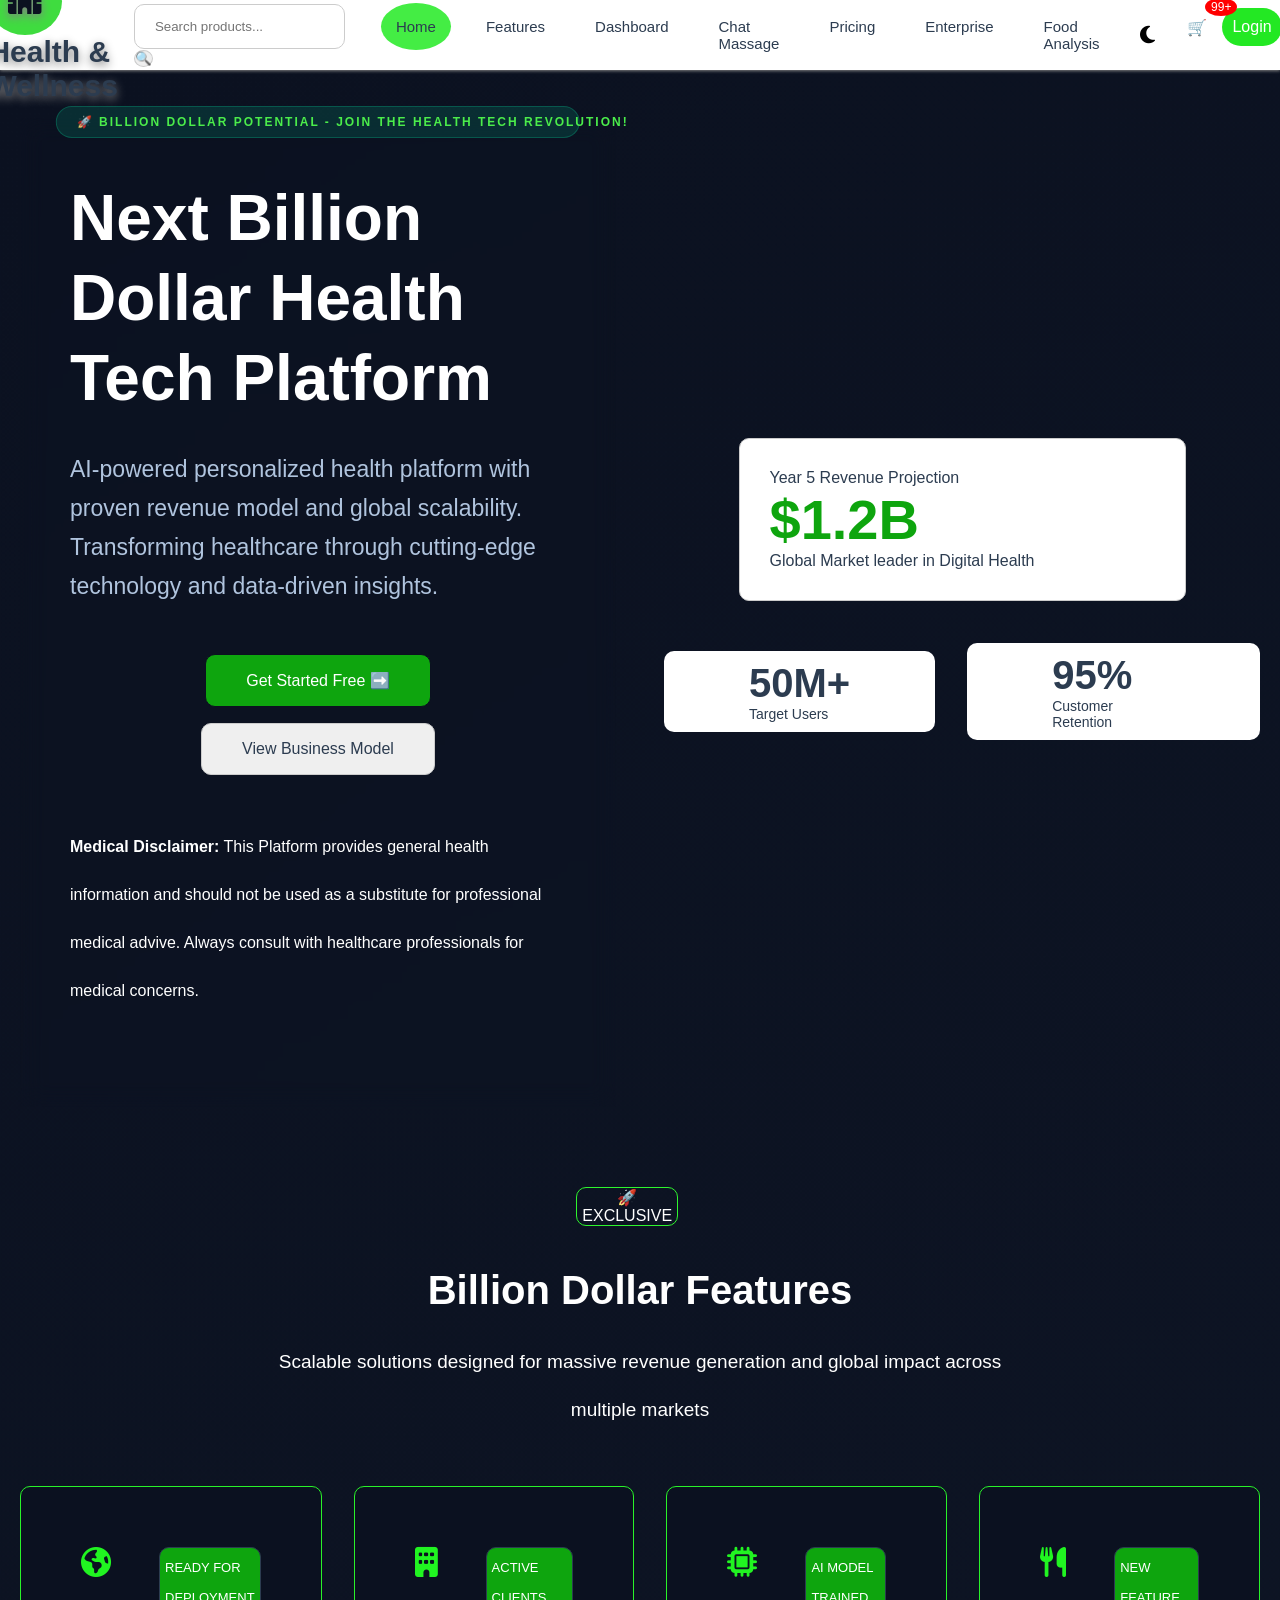
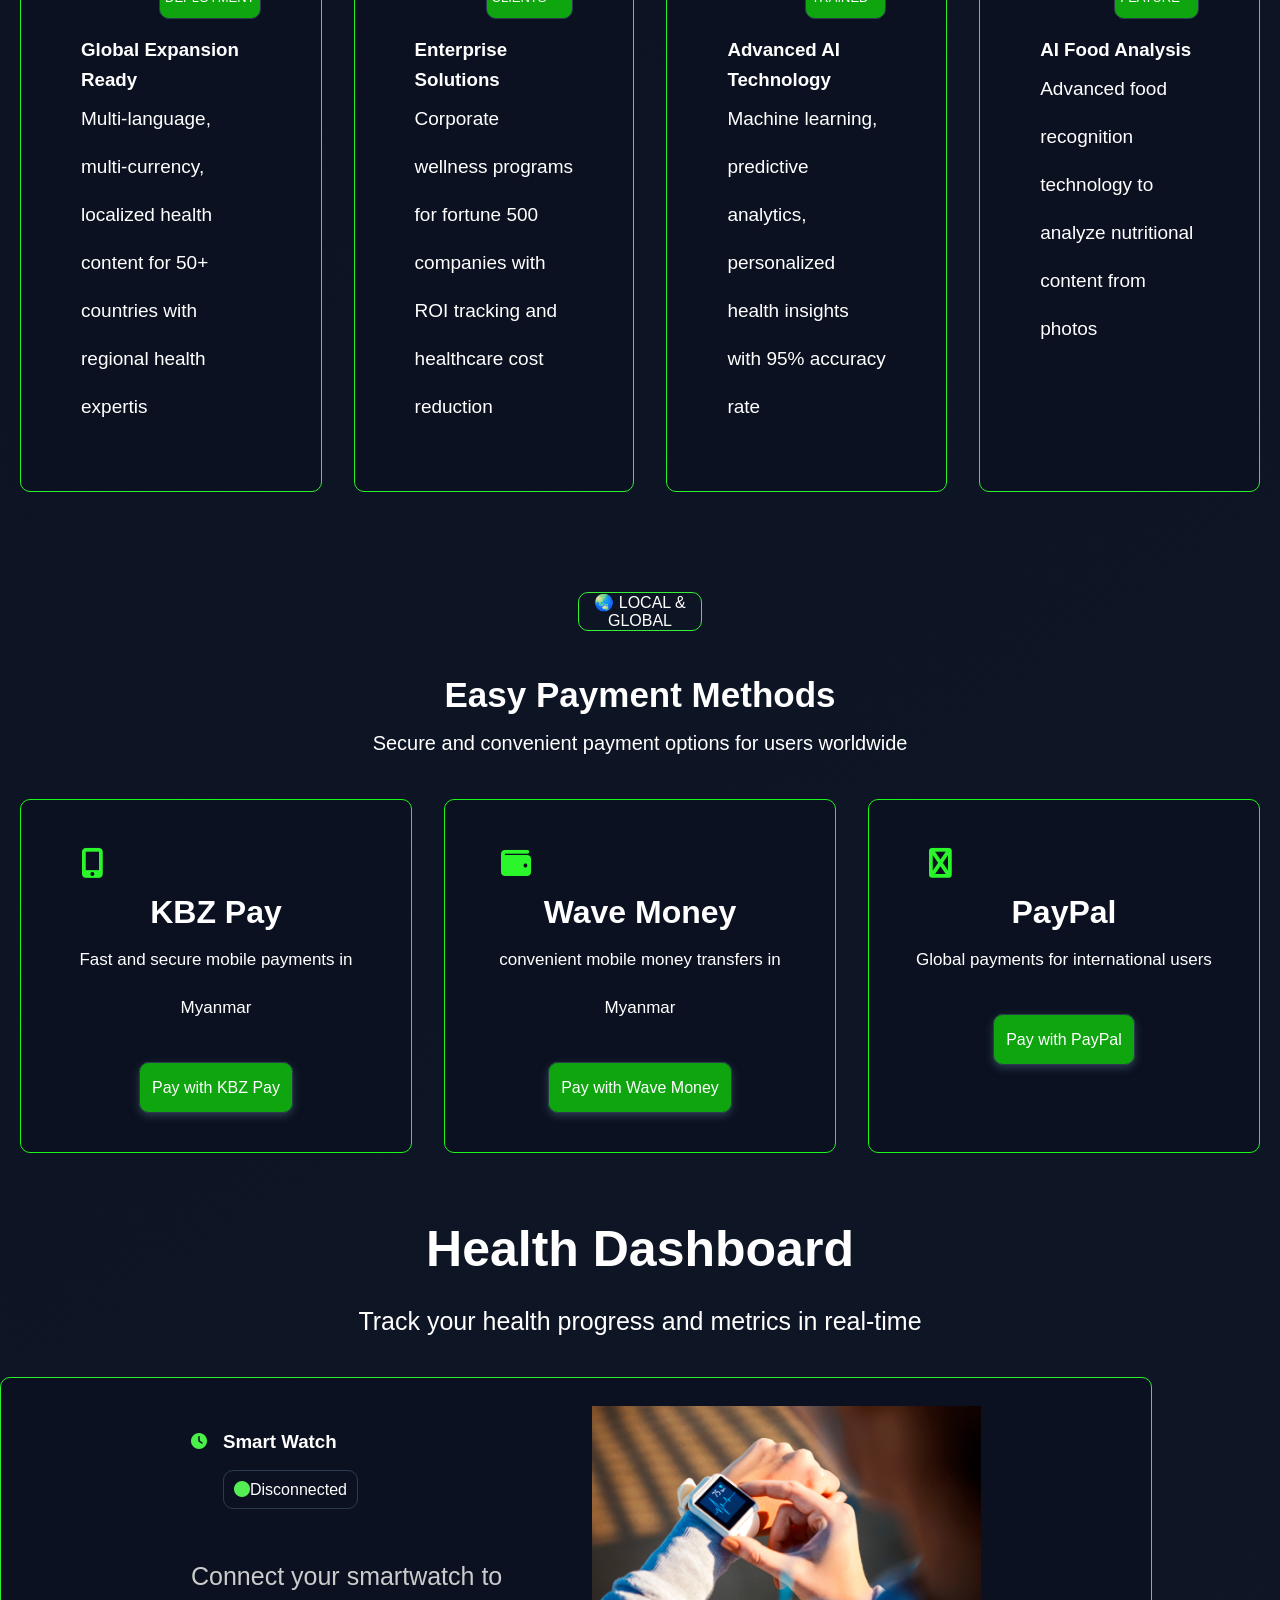
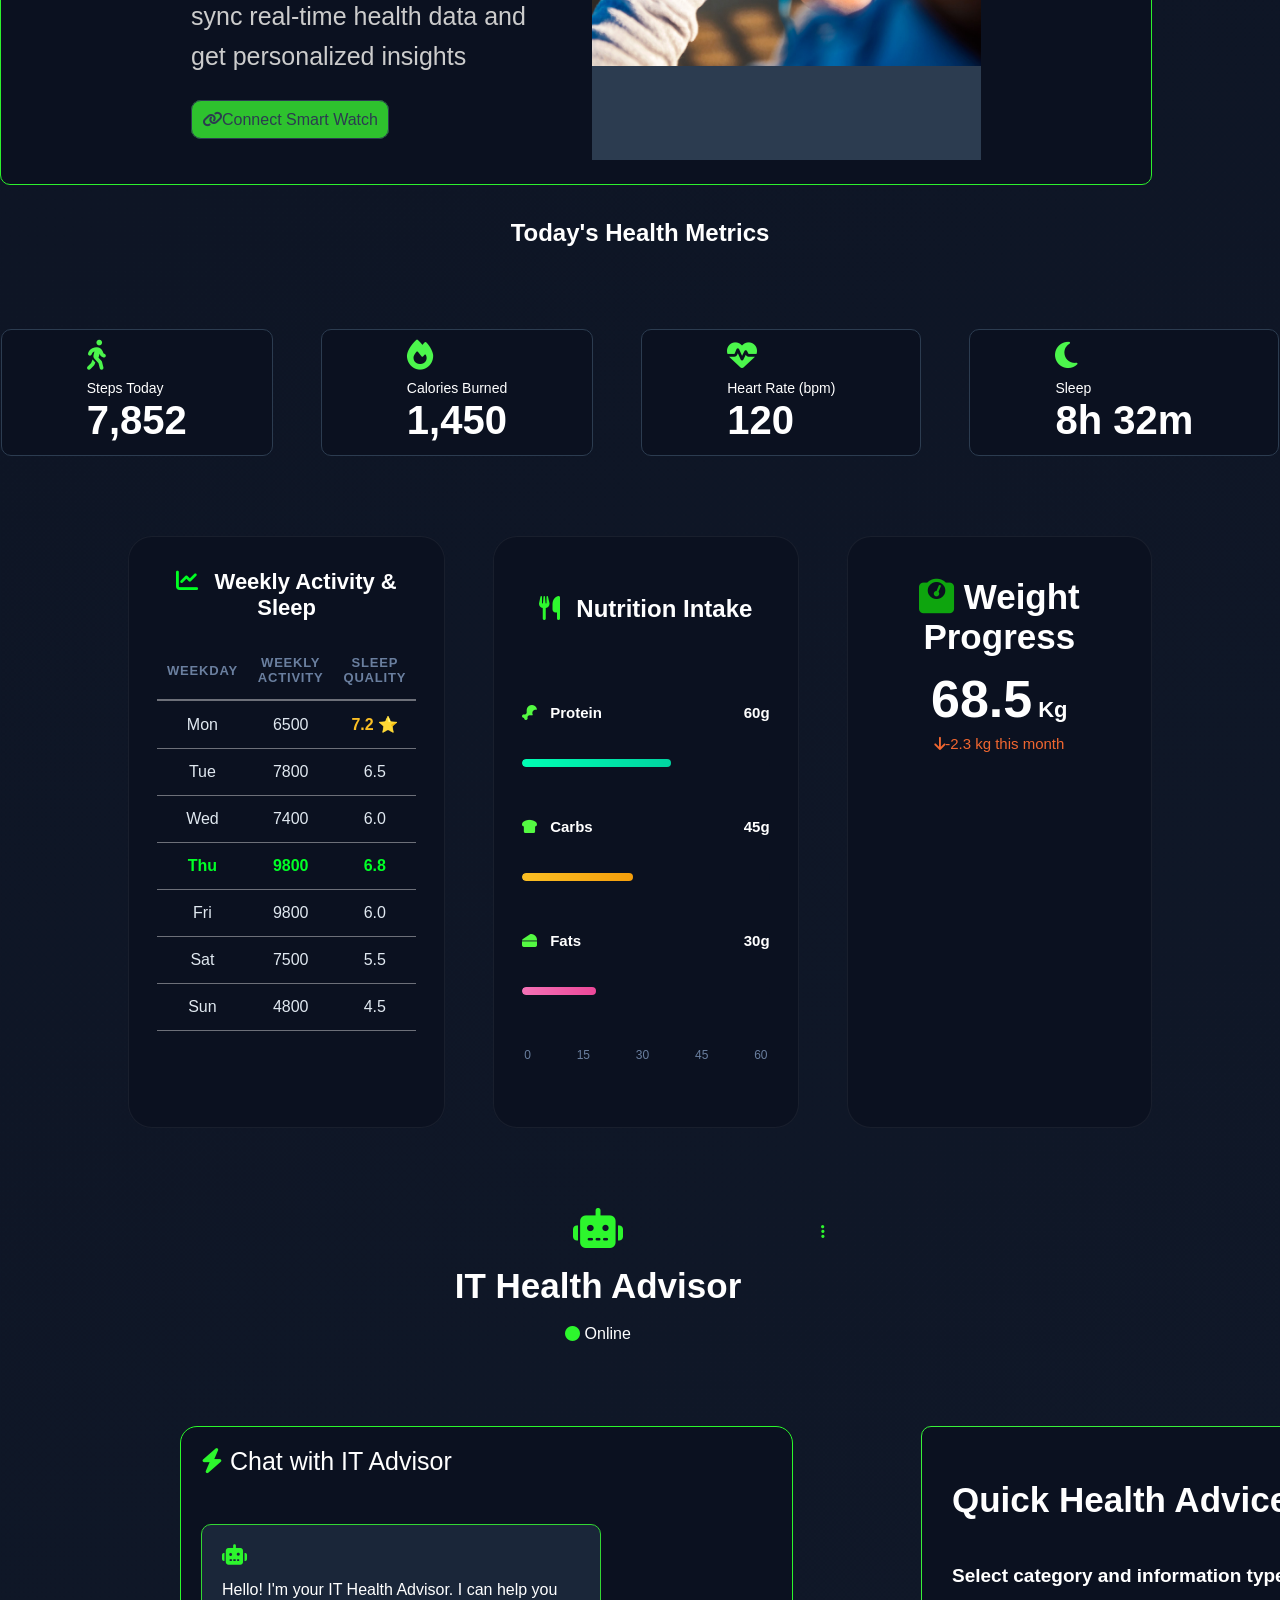
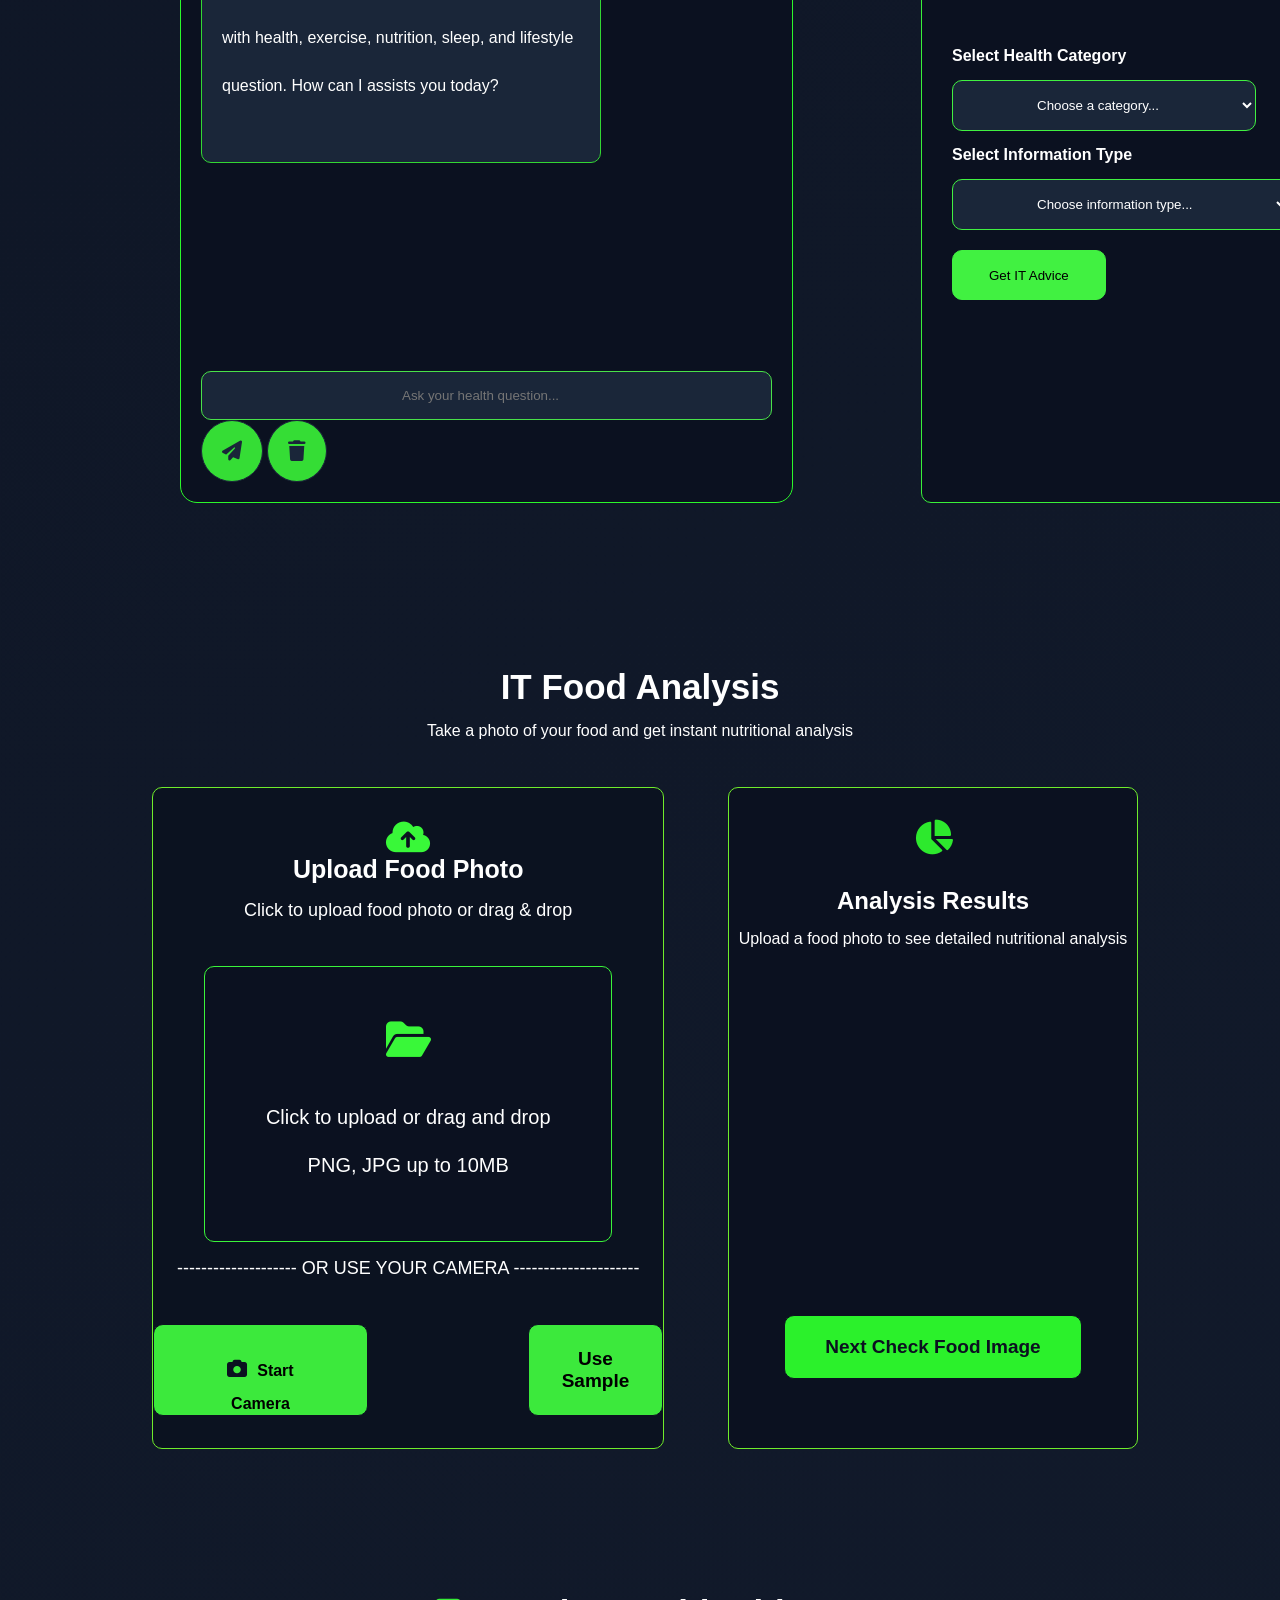
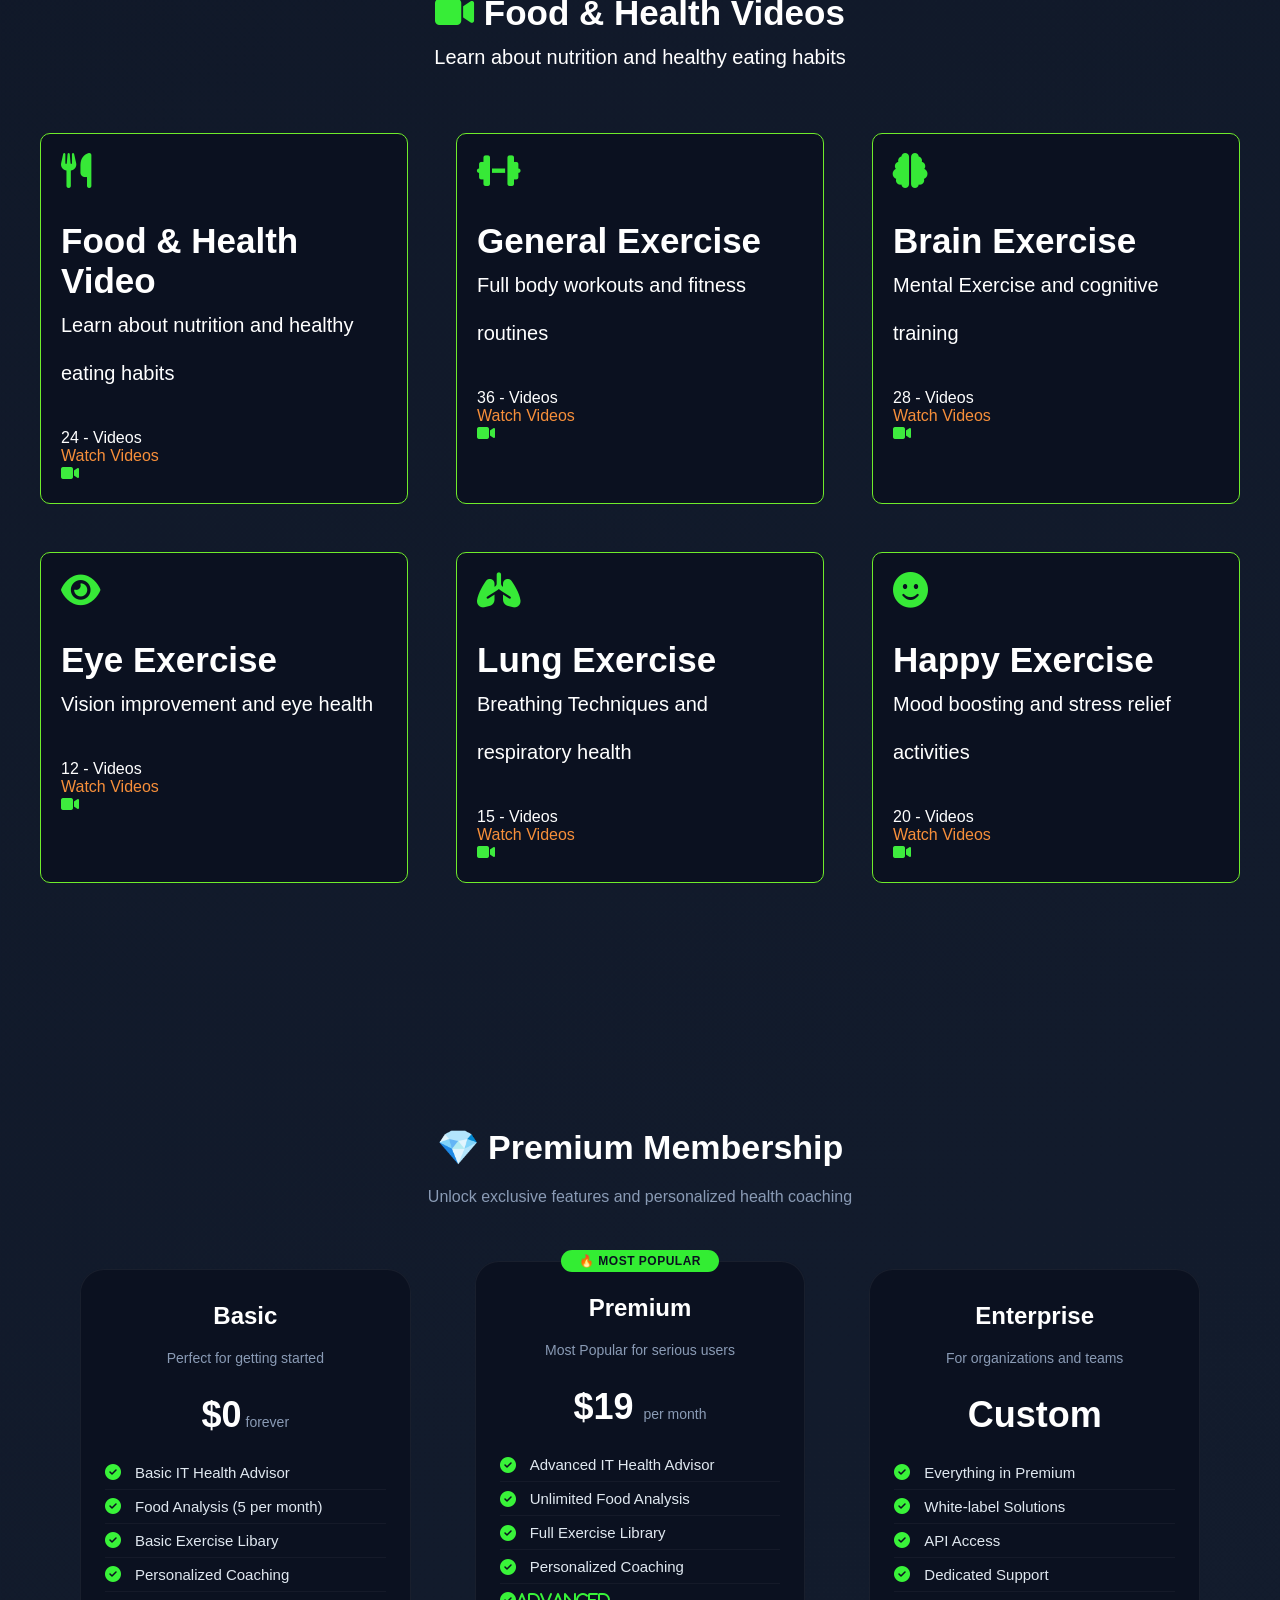
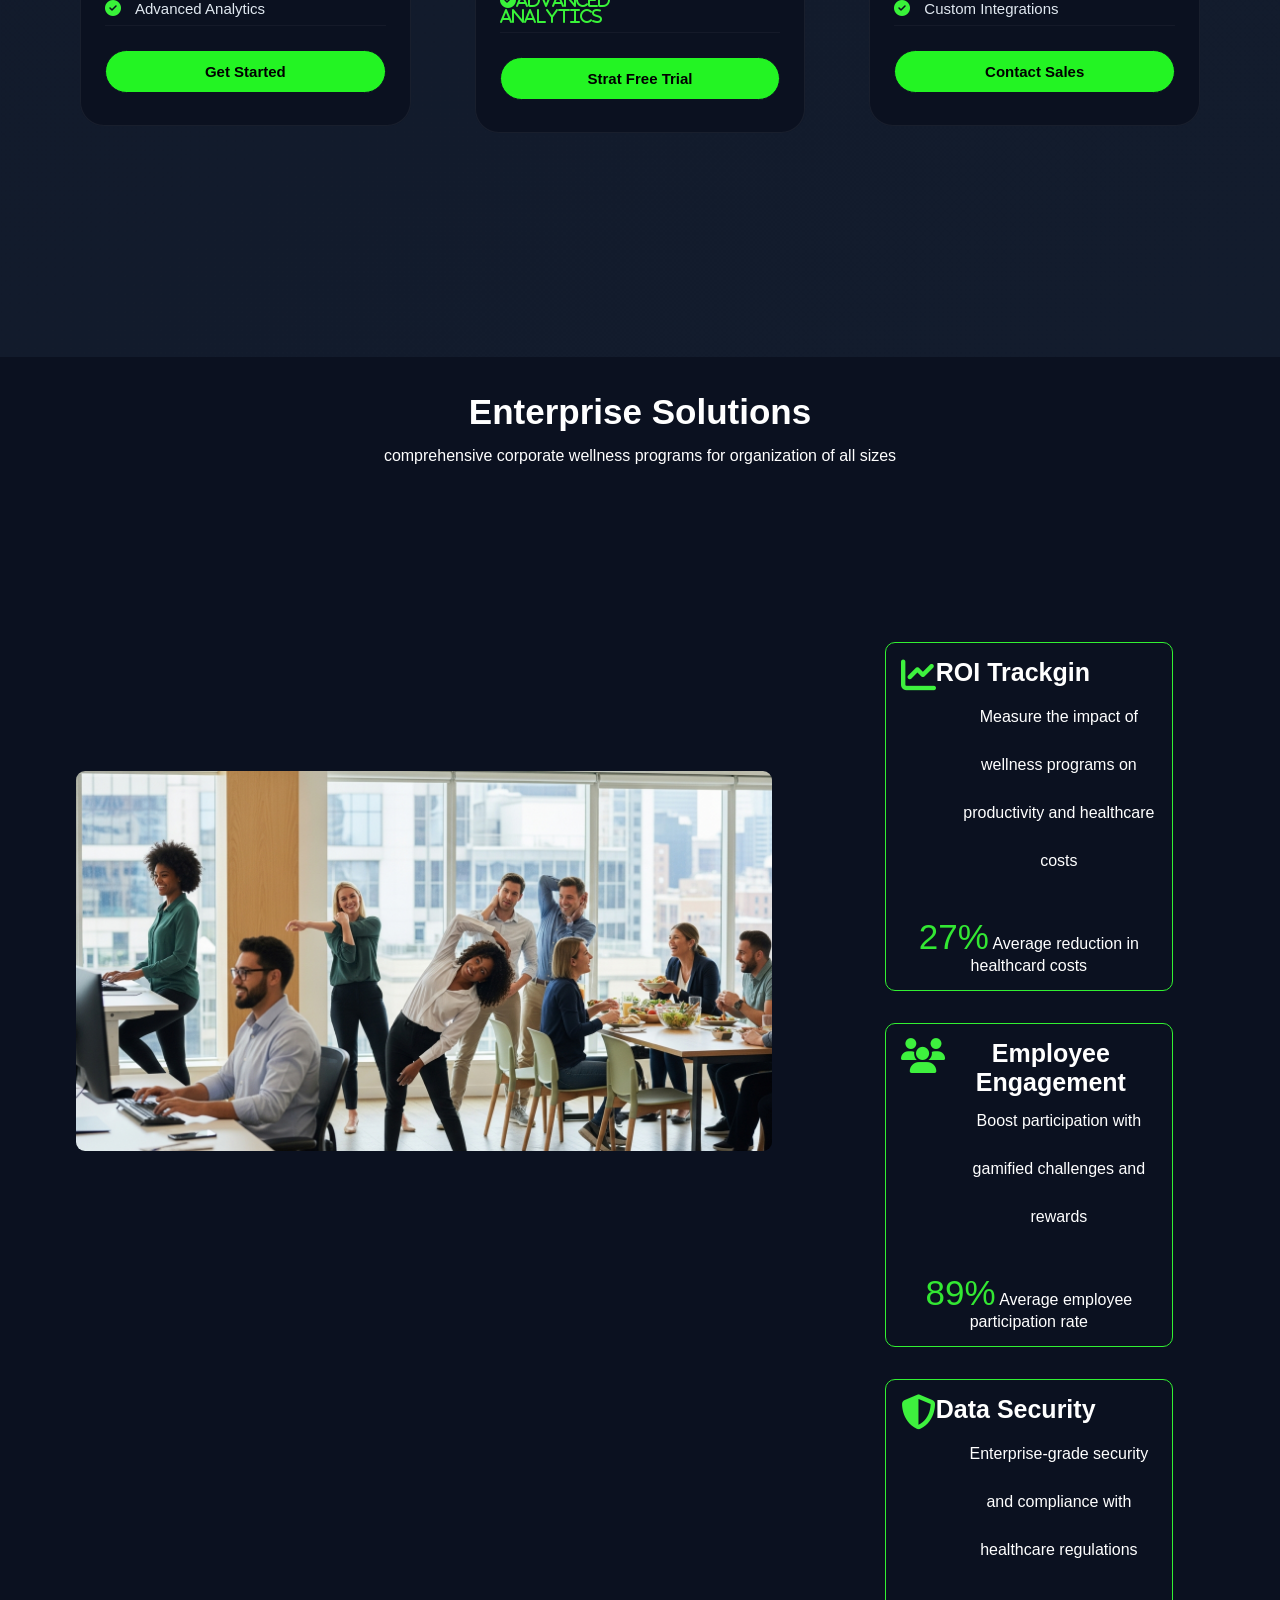
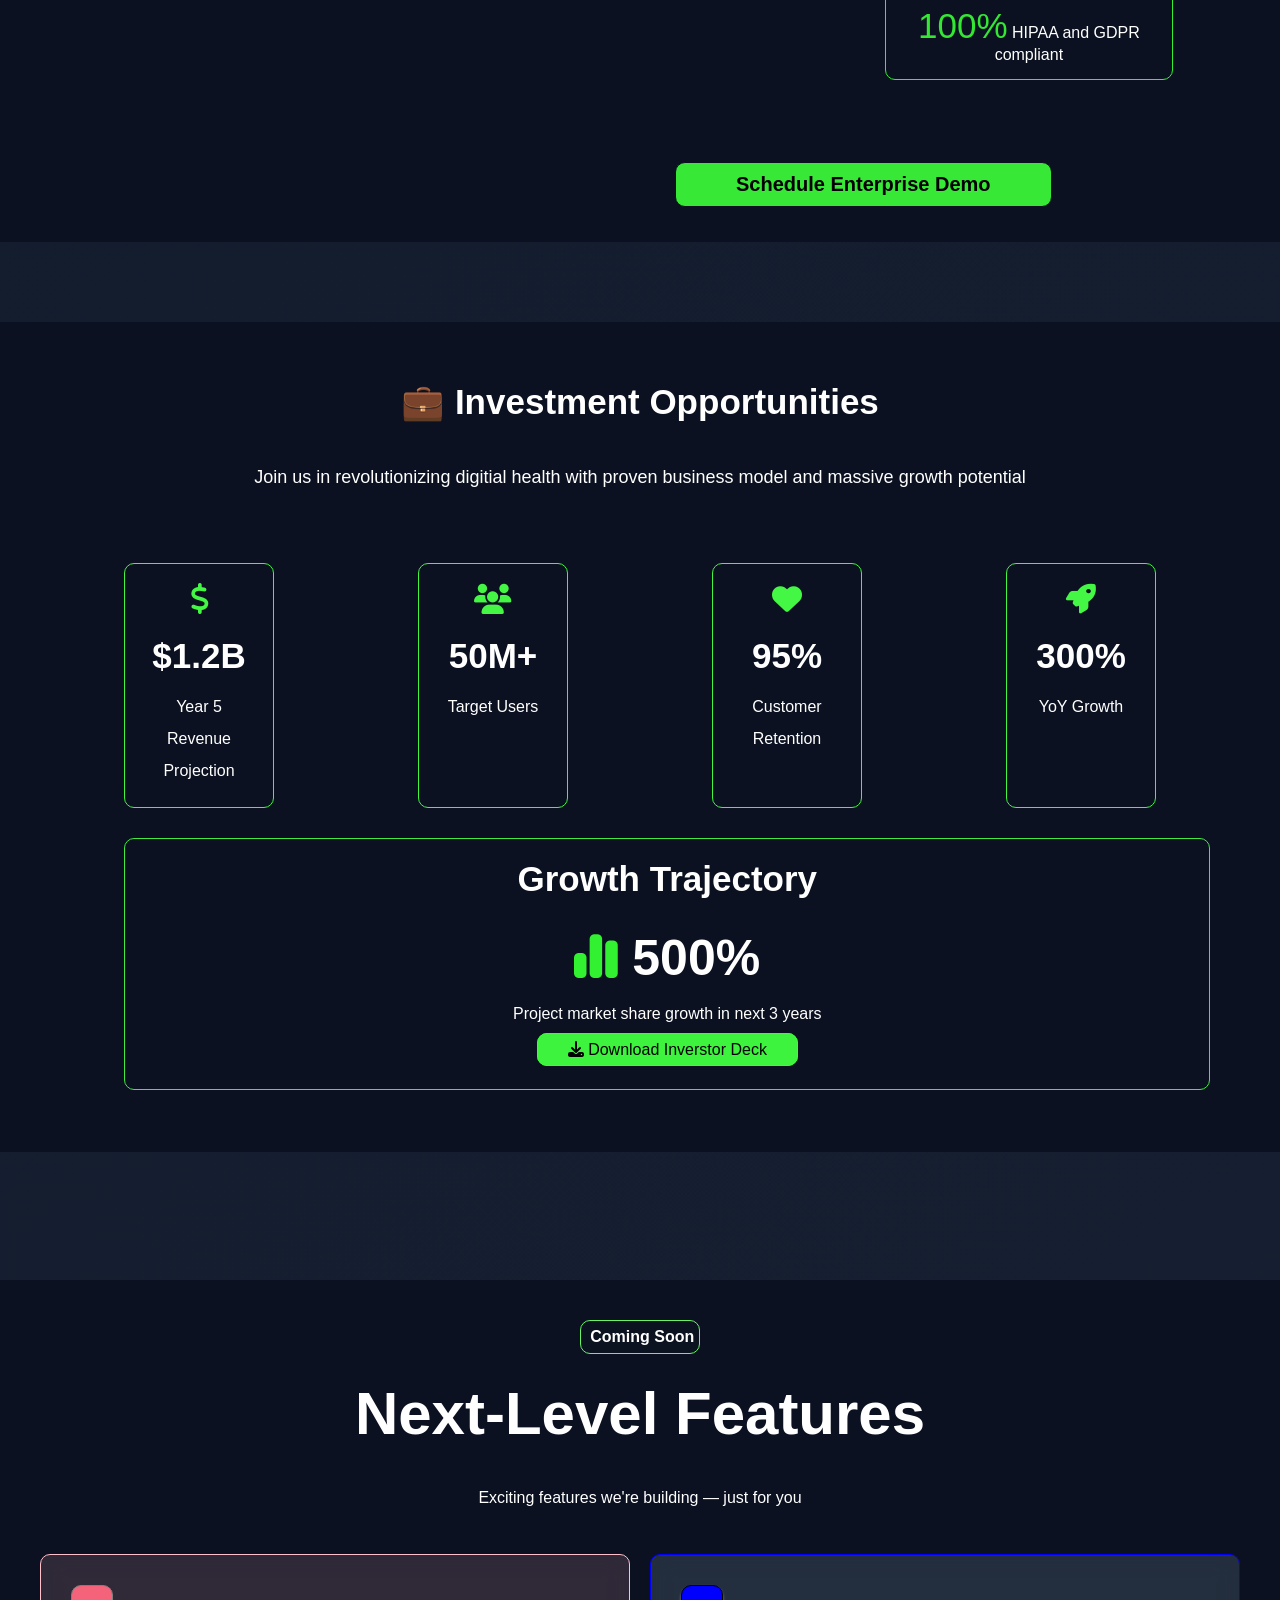
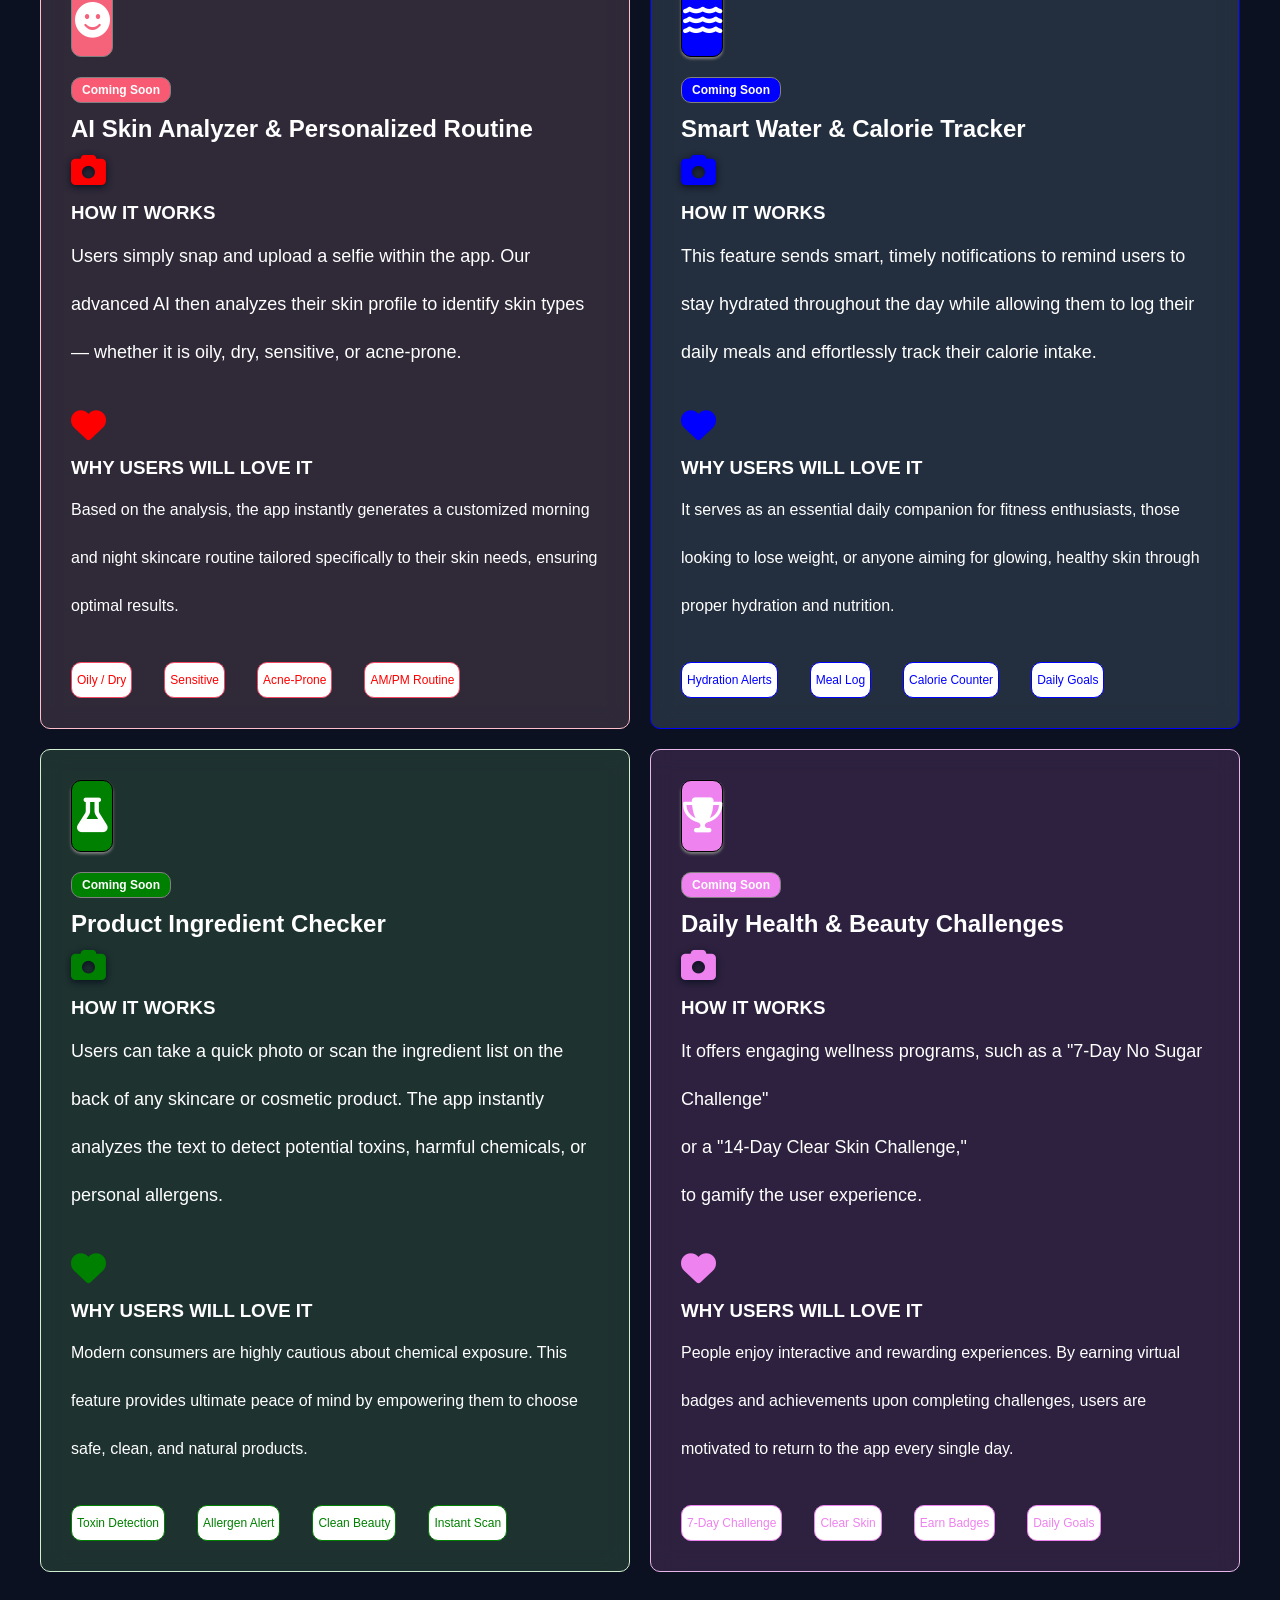
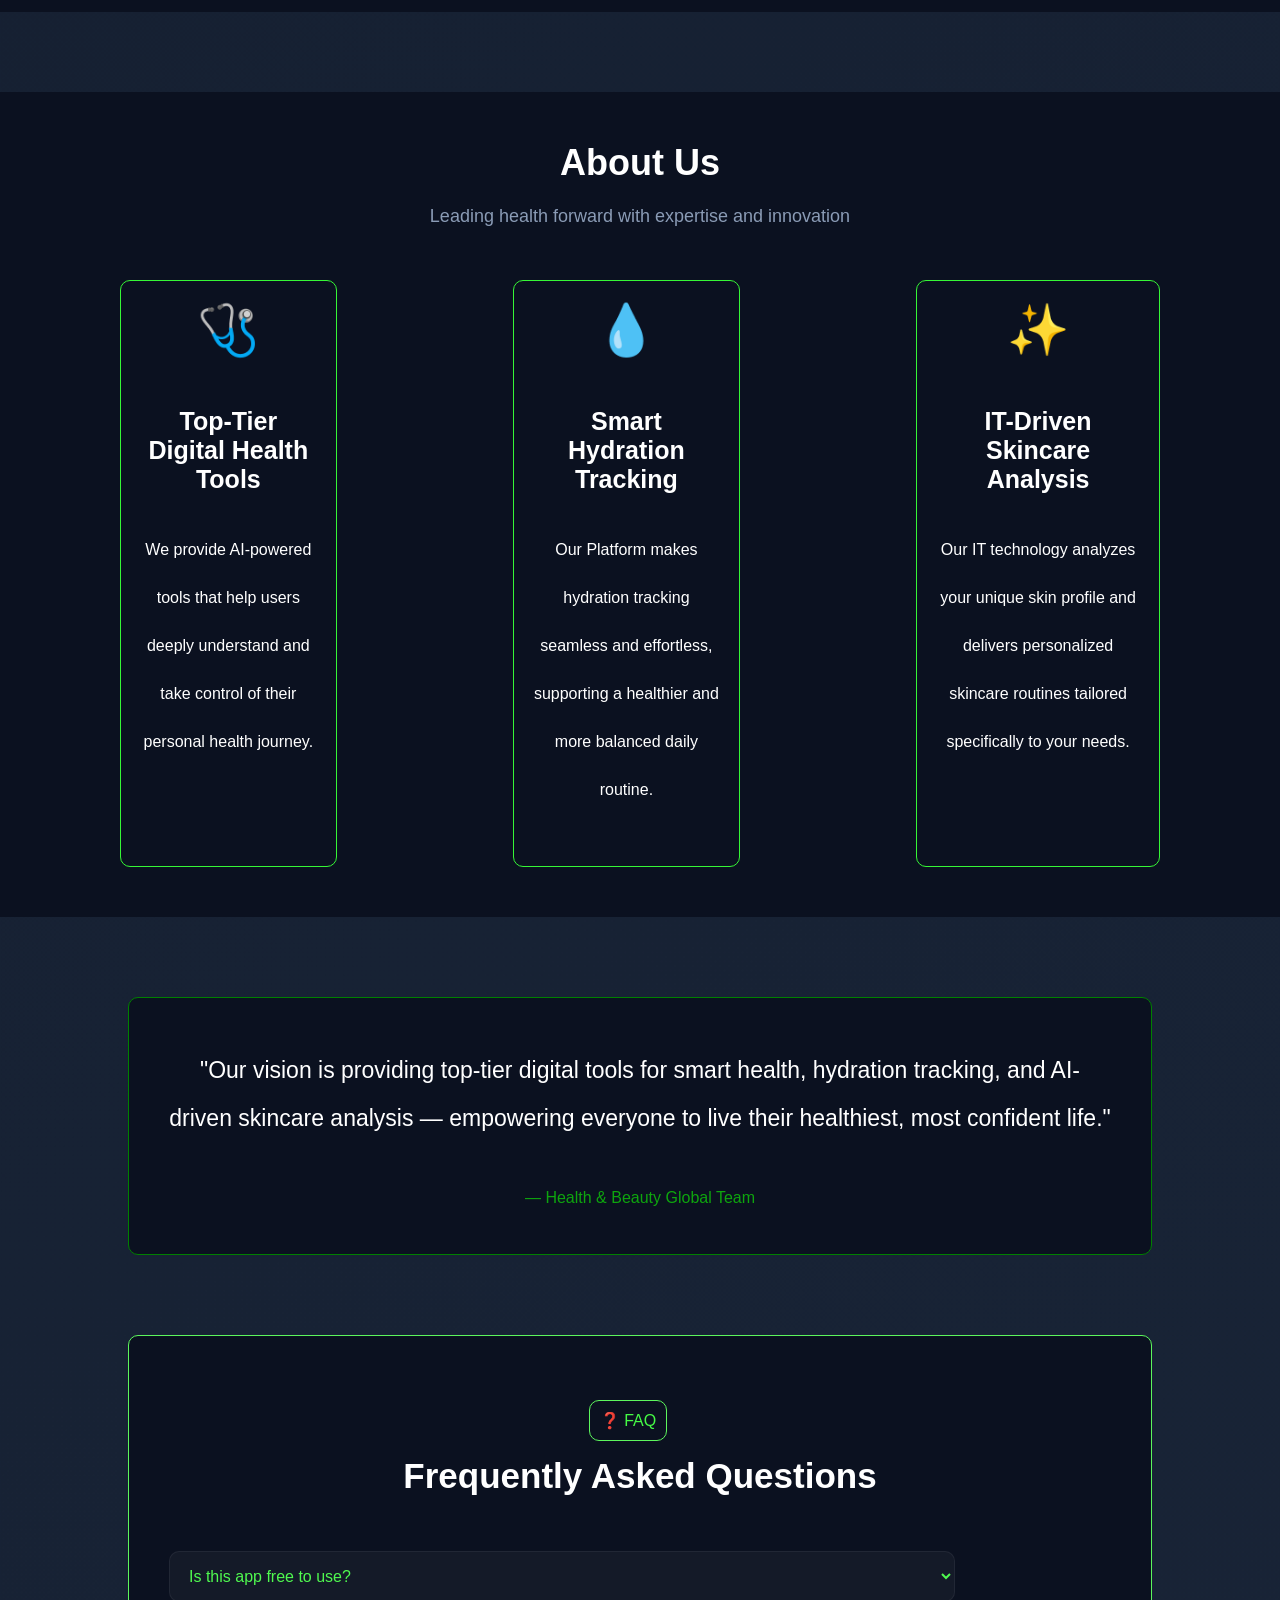
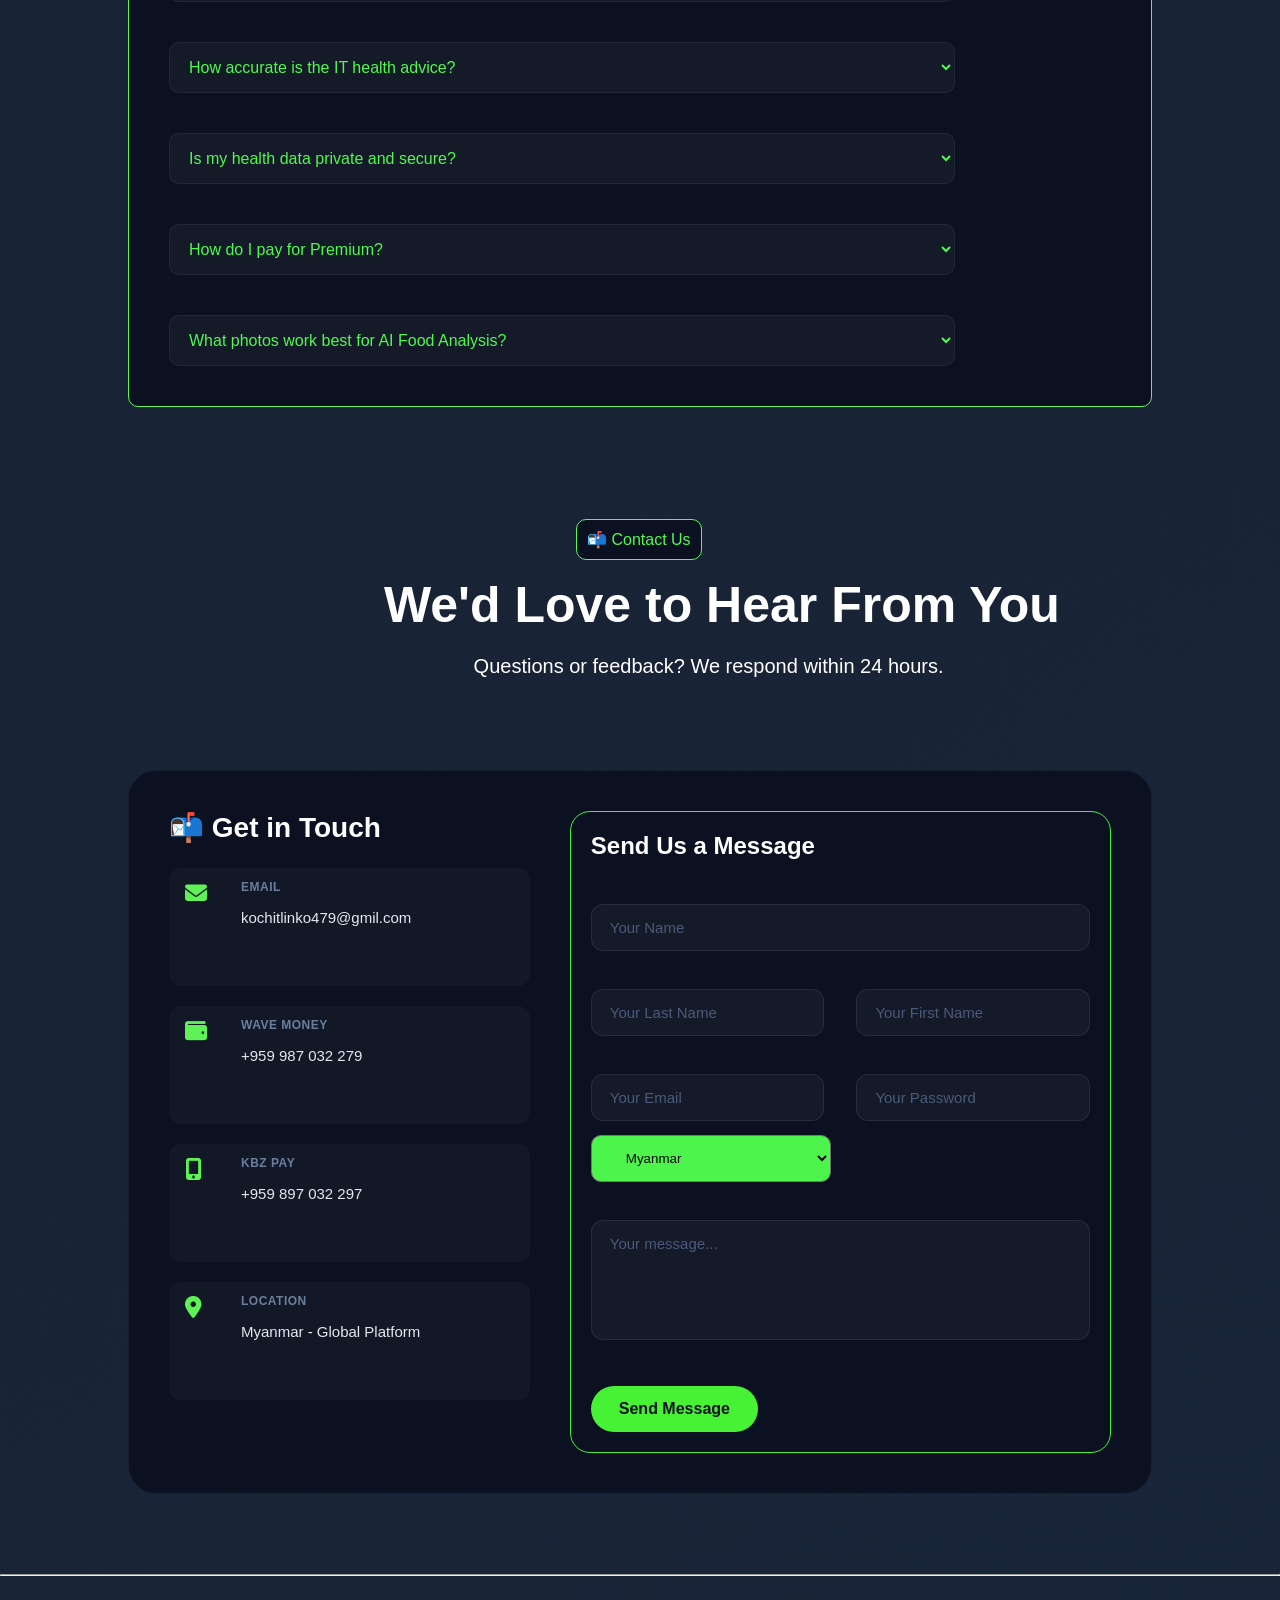
<file: index.html>
<!DOCTYPE html>
<html lang="en">

<head>
    <meta charset="UTF-8">
    <meta name="viewport" content="width=device-width, initial-scale=1.0">
    <title>Health & Wellness Global Platform</title>
</head>

<link rel="stylesheet" href="style.css">

<!-- Font Awesome -->
<link rel="stylesheet" href="https://cdnjs.cloudflare.com/ajax/libs/font-awesome/6.5.0/css/all.min.css">
<!-- icon link  -->
 <link rel="shortcut icon" href="Screenshot 2026-07-29 003750.png" type="image/x-icon">
<!-- swiper  -->
 <link rel="stylesheet" href="https://cdn.jsdelivr.net/npm/swiper@11/swiper-bundle.min.css" />

 <!-- aos animation  -->
  <link href="https://unpkg.com/aos@2.3.1/dist/aos.css" rel="stylesheet">
 
<body>

    <header>
    <nav>
        <div class="All-container">

            <div class="Logo">
                <a href="index.html"><i class="fas fa-hospital"></i>Health & Wellness</a>
            </div>

            <div class="search-bar">
                <input type="text" placeholder="Search products...">
                <button>🔍</button>
            </div>

            <!-- ===== HAMBURGER MENU (Mobile/Tablet အတွက်) ===== -->
            <input type="checkbox" id="menu-toggle">
            <label for="menu-toggle" class="hamburger">
                <span></span>
                <span></span>
                <span></span>
            </label>

            <ul class="menu">
                <li><a href="index.html" class="active">Home</a></li>
                <li><a href="Features.html">Features</a></li>
                <li><a href="Dashboard.html">Dashboard</a></li>
                <li><a href="Chat Massage.html">Chat Massage</a></li>
                <li><a href="Pricing.html">Pricing</a></li>
                <li><a href="Enterprise.html">Enterprise</a></li>
                <li><a href="Food analysis.html">Food Analysis</a></li>
            </ul>

            <div class="both-container">
                <div class="dark-light">
                    <a href="#"><i class="fas fa-moon"></i></a>
                </div>
                <div class="user-action">
                    <a href="Cart.html" class="cart">
                        🛒 <span class="cart-count">99+</span>
                    </a>
                    <a href="Login.html" class="login-btn">Login</a>
                </div>
            </div>

        </div>
    </nav>
</header>
    <main>
        <section id="health-hero">
            <!-- left  -->
            <div class="container-left">
                <!-- Badge  -->
                <div class="badge">
                    🚀 BILLION DOLLAR POTENTIAL - Join the Health Tech Revolution!
                </div>

                <!-- main heading-->
                <h1>Next Billion Dollar Health Tech Platform</h1>

                <!-- Description -->
                <p class="description">
                    AI-powered personalized health platform with proven revenue model and global scalability.
                    Transforming healthcare through cutting-edge technology and data-driven insights.
                </p>

                <!-- for start -->
                <div class="for-start">
                    <div class="btn-1">
                        <button>Get Started Free ➡️</button>
                    </div>
                    <div class="btn">
                        <button>View Business Model</button>
                    </div>
                </div>

                <!-- medical disclamier -->
                <div class="medical">
                    <p><b>Medical Disclaimer:</b> This Platform provides general health information and should not be
                        used
                        as a substitute for professional medical advive. Always consult with healthcare professionals
                        for
                        medical concerns.
                    </p>
                </div>
            </div>
            <!-- right  -->
            <div class="container-right">

                <div class="projection">
                    <span class="label">Year 5 Revenue Projection</span><br>
                    <span class="number">$1.2B</span><br>
                    <span class="label">Global Market leader in Digital Health</span><br>

                </div>
                <div class="stats">
                    <div class="stat-item">
                        <span class="number">50M+</span>
                        <span class="label">Target Users</span>
                    </div>
                    <div class="stat-item">
                        <span class="number">95%</span>
                        <span class="label">Customer Retention</span>
                    </div>
                </div>
            </div>
        </section>

        <!-- feature ----------------------------------- -->
        <section id="feature-section">
            <div class="container">
                <!-- badge new -->

                <div class="new-badge">
                    🚀 EXCLUSIVE
                </div>


                <!-- heading new -->
                <h2>Billion Dollar Features</h2>
                <p class="subtitle">
                    Scalable solutions designed for massive revenue generation and global impact across<br> multiple
                    markets
                </p>
                <div class="features-grid">
                    <!-- card 1 -->
                    <div class="feature-card">
                        <div class="real-tag">
                            <span class="tag">
                                <i class="fas fa-globe-americas"></i>
                            </span>
                            <span class="label">READY FOR DEPLOYMENT</span>
                        </div>
                        <h3>Global Expansion Ready</h3>
                        <p>Multi-language, multi-currency, localized health content for 50+ countries with regional
                            health expertis</p>
                    </div>

                    <!-- card 2 -->
                    <div class="feature-card">
                        <div class="real-tag">
                            <span class="tag">
                                <i class="fas fa-building"></i>
                            </span>
                            <span class="label">ACTIVE CLIENTS</span>
                        </div>
                        <h3>Enterprise Solutions</h3>
                        <p>Corporate wellness programs for fortune 500 companies with ROI tracking and healthcare cost
                            reduction</p>
                    </div>

                    <!-- card 3 -->
                    <div class="feature-card">
                        <div class="real-tag">
                            <span class="tag">
                                <i class="fas fa-microchip"></i>
                            </span>
                            <span class="label">AI MODEL TRAINED</span>
                        </div>
                        <h3>Advanced AI Technology</h3>
                        <p>Machine learning, predictive analytics, personalized health insights with 95% accuracy rate
                        </p>
                    </div>

                    <!-- card 4 -->
                    <div class="feature-card">
                        <div class="real-tag">
                            <span class="tag">
                                <i class="fas fa-utensils"></i>
                            </span>
                            <span class="label">NEW FEATURE</span>
                        </div>
                        <h3>AI Food Analysis</h3>
                        <p>Advanced food recognition technology to analyze nutritional content from photos</p>
                    </div>
                </div>
            </div>

        </section>

        <!-- payment section ------------------------------------------------------------------------- -->
        <section id="payment-section">
            <div class="payment-container">
                <div class="payment-local">
                    🌏 LOCAL & GLOBAL
                </div>

                <!-- heading next -->
                <h2>Easy Payment Methods</h2>
                <p class="subtitle">
                    Secure and convenient payment options for users worldwide
                </p>

                <div class="payment-grid">

                    <!-- card 1 -->
                    <div class="payment-card">
                        <div class="pay-icon">
                            <i class="fas fa-mobile-alt"></i>
                        </div>
                        <h3>KBZ Pay</h3>
                        <p>Fast and secure mobile payments in Myanmar</p>
                        <a href="#" class="btn">Pay with KBZ Pay</a>
                    </div>
                    <!-- card 2 -->
                    <div class="payment-card">
                        <div class="pay-icon">
                            <i class="fas fa-wallet"></i>
                        </div>
                        <h3>Wave Money</h3>
                        <p>convenient mobile money transfers in Myanmar</p>
                        <a href="#" class="btn">Pay with Wave Money</a>
                    </div>
                    <!-- card3 -->
                    <div class="payment-card">
                        <div class="pay-icon">
                            <i class="fas fa-paypal"></i>
                        </div>
                        <h3>PayPal</h3>
                        <p>Global payments for international users</p>
                        <a href="#" class="btn">Pay with PayPal</a>
                    </div>
                </div>
            </div>
        </section>

        <!-- Dashboard section ----------------------------------------- -->
        <section id="dashboard-section">
            <div class="dashboard-card">
                <!-- header ------------------- -->
                <div class="header">
                    <div class="title">
                        <h2>Health Dashboard</h2>
                        <p>Track your health progress and metrics in real-time</p>
                    </div>
                    <!-- left ---------------------------- -->
                    <div class="health-check">
                        <div class="left">

                            <div class="badge">
                                <i class="fas fa-clock"></i>Live
                            </div>


                            <!-- Smart Watch Status-------------------- -->
                            <div class="device-status">
                                <div class="device-container">
                                    <div class="device-icon">
                                        <i class="fas fa-clock"></i>
                                    </div>

                                    <div class="device-info">
                                        <h3>Smart Watch</h3>
                                        <span class="status-offline">
                                            <i class="fas fa-circle"></i>Disconnected
                                        </span>
                                    </div>
                                </div>

                                <!-- Description -->
                                <p class="stats">
                                    Connect your smartwatch to sync real-time health data and get personalized insights
                                </p>

                                <div class="device-action">
                                    <a href="#" class="connect-btn">
                                        <i class="fas fa-link"></i>Connect Smart Watch
                                    </a>
                                </div>

                            </div>
                        </div>
                        <!-- right------------------------ -->
                        <div class="right">
                           <img src="health project  smart watch-img.jpg" style="max-width: 100%; height: auto;" alt="">
                        </div>
                    </div>

                    <!-- stats -->
                    <h1>Today's Health Metrics</h1>
                    <div class="health-icon">
                        <!-- 1 -->
                        <div class="stat-item">
                            <div class="icon">
                                <i class="fas fa-walking"></i>
                            </div>
                            <span class="label">Steps Today</span>
                            <span class="number">7,852</span>
                        </div>
                        <!-- 2 -->
                        <div class="stat-item">
                            <div class="icon">
                                <i class="fas fa-fire"></i>
                            </div>
                            <span class="label">Calories Burned</span>
                            <span class="number">1,450</span>
                        </div>
                        <!-- 2 -->
                        <div class="stat-item">
                            <div class="icon">
                                <i class="fas fa-heartbeat"></i>
                            </div>
                            <span class="label">Heart Rate (bpm)</span>
                            <span class="number">120</span>
                        </div>
                        <!-- 3 -->
                        <div class="stat-item">
                            <div class="icon">
                                <i class="fas fa-moon"></i>
                            </div>
                            <span class="label">Sleep</span>
                            <span class="number">8h 32m</span>
                        </div>

                    </div>
                </div>
        </section>

        <!-- sleep, activity tabel section -------------------------------------- -->

        <section id="table-section">
            <div class="control-3table">
                <div class="table1-container">
                    <h2><i class="fas fa-chart-line"></i> Weekly Activity & Sleep </h2>

                    <table>
                        <thead>
                            <tr>
                                <th>Weekday</th>
                                <th>Weekly Activity</th>
                                <th>Sleep Quality</th>
                            </tr>
                        </thead>

                        <tbody>
                            <tr>
                                <td>Mon</td>
                                <td>6500</td>
                                <td>7.2 ⭐</td>
                            </tr>
                            <tr>
                                <td>Tue</td>
                                <td>7800</td>
                                <td>6.5</td>
                            </tr>
                            <tr>
                                <td>Wed</td>
                                <td>7400</td>
                                <td>6.0</td>
                            </tr>
                            <tr>
                                <td>Thu</td>
                                <td>9800</td>
                                <td>6.8</td>
                            </tr>
                            <tr>
                                <td>Fri</td>
                                <td>9800</td>
                                <td>6.0</td>
                            </tr>
                            <tr>
                                <td>Sat</td>
                                <td>7500</td>
                                <td>5.5</td>
                            </tr>
                            <tr>
                                <td>Sun</td>
                                <td>4800</td>
                                <td>4.5</td>
                            </tr>

                        </tbody>
                    </table>
                </div>

                <div class="table2-container">
                    <div class="nutrition-card">
                        <h2><i class="fas fa-utensils"></i>Nutrition Intake</h2>

                        <!-- protein -->
                        <div class="nutrient">
                            <div class="nutrient-header">
                                <span class="nutrient-label"><i class="fas fa-drumstick-bite"></i>Protein</span>
                                <span class="nutrient-value">60g</span>
                            </div>

                            <div class="progress-bar">
                                <div class="progress-protein" style="width: 60%;"></div>
                            </div>
                        </div>

                        <!-- carbs -->
                        <div class="nutrient">
                            <div class="nutrient-header">
                                <span class="nutrient-label"><i class="fas fa-bread-slice"></i>Carbs</span>
                                <span class="nutrient-value">45g</span>
                            </div>

                            <div class="progress-bar">
                                <div class="progress-carbs" style="width: 45%;"></div>
                            </div>
                        </div>

                        <!-- fats  -->
                        <div class="nutrient">
                            <div class="nutrient-header">
                                <span class="nutrient-label"><i class="fas fa-cheese"></i>Fats</span>
                                <span class="nutrient-value">30g</span>
                            </div>

                            <div class="progress-bar">
                                <div class="progress-fats" style="width: 30%;"></div>
                            </div>
                        </div>


                        <!-- scale ---------------------------- -->
                        <div class="scale">
                            <span>0</span>
                            <span>15</span>
                            <span>30</span>
                            <span>45</span>
                            <span>60</span>
                        </div>
                    </div>

                </div>

                <!-- weight card ----------------------------------------- -->
                <div class="weight-card">
                    <div class="weight-header">
                        <h2><i class="fas fa-weight-scale"></i>Weight Progress</h2>
                        <span class="badge">📉 -2.3 kg this month</span>
                    </div>

                    <div class="weight-body">
                        <span class="weight-number">68.5</span>
                        <span class="weight-unit">Kg</span>
                    </div>

                    <div class="weight-footer">
                        <span class="change-negative">
                            <i class="fas fa-arrow-down"></i>-2.3 kg this month
                        </span>
                    </div>
                </div>
            </div>
        </section>
        <!-- chat Massage section  -------------------------------------------------------------------- -->
        <section id="chat-section">
            <div class="chat-card">

                <!-- header  -->
                <div class="chat-header">
                    <div class="header-left">
                        <i class="fas fa-robot"></i>
                        <div>
                            <h2>IT Health Advisor</h2>
                            <span class="status"><i class="fas fa-circle"></i> Online</span>
                        </div>
                    </div>

                    <div class="header-right">
                        <i class="fas fa-ellipsis-v"></i>
                    </div>
                </div>
                <div class="massage-box">
                    <!-- left -------------------------- -->
                    <div class="left-massage">
                        <div class="quick-advice">
                            <i class="fas fa-bolt"></i>
                            <span>Chat with IT Advisor</span>
                        </div>

                        <!-- chat massage -------------- -->
                        <div class="chat-massage">
                            <div class="massage-bot">
                                <div class="avatar"><i class="fas fa-robot"></i></div>
                                <div class="bubble">
                                    <p>Hello! I'm your IT Health Advisor. I can help you with health, exercise,
                                        nutrition,
                                        sleep, and lifestyle question. How can I assists you today?</p>
                                </div>
                            </div>
                        </div>

                        <!-- input area ------------------- -->
                        <div class="chat-input">
                            <input type="text" placeholder="Ask your health question...">
                            <i class="fas fa-paper-plane"></i>
                            <i class="fas fa-trash"></i>
                        </div>
                    </div>

                    <!-- right -------------------------- -->
                    <div class="right-massage">
                        <div class="advice-massage">
                            <h1>Quick Health Advice</h1>
                            <p>Select category and information type</p>
                            <!-- dropdowns------------ -->
                            <div class="dropdown-group">
                                <div class="dropdown">
                                    <label>Select Health Category</label><br>
                                    <select>
                                        <option>Choose a category...</option>
                                        <option>Nutrition</option>
                                        <option>Exercise</option>
                                        <option>Sleep</option>
                                        <option>Mental Health</option>
                                    </select>
                                </div>

                                <div class="dropdown">
                                    <label>Select Information Type</label><br>
                                    <select>
                                        <option>Choose information type...</option>
                                        <option>Tips & Advice</option>
                                        <option>Statistics</option>
                                        <option>Research</option>
                                    </select>
                                </div>
                            </div>
                        </div>

                        <div class="Get-It">
                            <button>Get IT Advice</button>
                        </div>
                    </div>

                </div>
            </div>


            </div>
        </section>

        <!-- Food Analysis --============================================1 -->
        <section id="food-analysis">
            <div class="container">

                <!-- Badge  -->
                <div class="badge">🆕 NEW FEATURE</div>

                <!-- heading  -->
                <h2>IT Food Analysis</h2>
                <p class="subtitle">Take a photo of your food and get instant nutritional analysis</p>
                <div class="check-food-result">
                    <!-- Upload Area  -->
                    <div class="upload-area">
                        <div class="upload-box">
                            <i class="fas fa-cloud-upload-alt"></i>
                            <h3>Upload Food Photo</h3>
                            <p>Click to upload food photo or drag & drop</p>
                            <button class="upload-btn"><i class="fas fa-folder-open"></i><br>
                                <p>Click to upload or drag and
                                    drop<br> PNG, JPG up to 10MB</p>
                            </button><br>

                            <p>-------------------- OR USE YOUR CAMERA ---------------------</p>
                            <div class="camera-check">
                                <button class="camera"><i class="fas fa-camera"></i>Start Camera</button>
                                <button class="sample">Use Sample</button>
                            </div>
                        </div>
                    </div>

                    <!-- Analysis Results  -->

                    <div class="results">
                        <div class="result-box">
                            <i class="fas fa-chart-pie"></i>
                            <h1>Analysis Results</h1>
                            <p>Upload a food photo to see detailed nutritional analysis</p>


                            <button class="sample-btn">Next Check Food Image</button>
                        </div>
                    </div>
                </div>
            </div>
        </section>

        <!-- exercise library=============================== -->
        <section id="video-section">
            <div class="video-container">
                <h2><i class="fas fa-video"></i> Food & Health Videos</h2>
                <p class="subtitle">Learn about nutrition and healthy eating habits</p>

                <div class="video-grid">
                    <!-- 1 -->
                    <div class="video-card">
                        <div class="icon"><i class="fas fa-utensils"></i></div>
                        <h3>Food & Health Video</h3>
                        <p>Learn about nutrition and healthy eating habits</p>
                        <span class="count"> 24 - Videos</span>
                        <a href="#" class="btn">Watch Videos</a>
                        <div class="video-icon"><i class="fas fa-video"></i></div>
                    </div>

                    <!-- 2 -->
                    <div class="video-card">
                        <div class="icon"><i class="fas fa-dumbbell"></i></div>
                        <h3>General Exercise</h3>
                        <p>Full body workouts and fitness routines</p>
                        <span class="count"> 36 - Videos</span>
                        <a href="#" class="btn">Watch Videos</a>
                        <div class="video-icon"><i class="fas fa-video"></i></div>
                    </div>

                    <!-- 3 -->
                    <div class="video-card">
                        <div class="icon"><i class="fas fa-brain"></i></div>
                        <h3>Brain Exercise</h3>
                        <p>Mental Exercise and cognitive training</p>
                        <span class="count"> 28 - Videos</span>
                        <a href="#" class="btn">Watch Videos</a>
                        <div class="video-icon"><i class="fas fa-video"></i></div>
                    </div>

                    <!-- 4 -->
                    <div class="video-card">
                        <div class="icon"><i class="fas fa-eye"></i></div>
                        <h3>Eye Exercise</h3>
                        <p>Vision improvement and eye health</p>
                        <span class="count"> 12 - Videos</span>
                        <a href="#" class="btn">Watch Videos</a>
                        <div class="video-icon"><i class="fas fa-video"></i></div>
                    </div>

                    <!-- 5 -->
                    <div class="video-card">
                        <div class="icon"><i class="fas fa-lungs"></i></div>
                        <h3>Lung Exercise</h3>
                        <p>Breathing Techniques and respiratory health</p>
                        <span class="count"> 15 - Videos</span>
                        <a href="#" class="btn">Watch Videos</a>
                        <div class="video-icon"><i class="fas fa-video"></i></div>
                    </div>

                    <!-- 6 -->
                    <div class="video-card">
                        <div class="icon"><i class="fas fa-smile"></i></div>
                        <h3>Happy Exercise</h3>
                        <p>Mood boosting and stress relief activities</p>
                        <span class="count"> 20 - Videos</span>
                        <a href="#" class="btn">Watch Videos</a>
                        <div class="video-icon"><i class="fas fa-video"></i></div>
                    </div>

                </div>
            </div>
        </section>

        <!-- pricing-section ============================================== -->
        <section id="pricing-section">
            <div class="pricing-container">
                <h2>💎 Premium Membership</h2>
                <p class="subtitle">Unlock exclusive features and personalized health coaching</p>

                <div class="pricing-grid">

                    <!-- Basic================================ -->
                    <div class=" pricing-card basic-card">
                        <div class="card-header">
                            <h3>Basic</h3>
                            <p>Perfect for getting started</p>
                            <span class="price">$0<small> forever</small></span>
                        </div>

                        <ul class="features">
                            <li><i class="fas fa-check-circle"></i>Basic IT Health Advisor</li>

                            <li><i class="fas fa-check-circle"></i>Food Analysis (5 per month)</li>

                            <li><i class="fas fa-check-circle"></i>Basic Exercise Libary</li>

                            <li><i class="fas fa-check-circle"></i>Personalized Coaching</li>

                            <li><i class="fas fa-check-circle"></i>Advanced Analytics</li>

                        </ul>
                        <a href="#" class="btn">Get Started</a>
                    </div>



                    <!-- Premiun (Most Popular============================) -->
                    <div class="pricing-card premiunm popular">
                        <span class="badge">🔥 Most Popular</span>

                        <div class="card-header">
                            <h3>Premium</h3>
                            <p>Most Popular for serious users</p>
                            <span class="price">$19 <small>per month</small></span>

                            <ul class="features">
                                <li><i class="fas fa-check-circle"></i>Advanced IT Health Advisor</li>

                                <li><i class="fas fa-check-circle"></i>Unlimited Food Analysis</li>

                                <li><i class="fas fa-check-circle"></i>Full Exercise Library</li>

                                <li><i class="fas fa-check-circle"></i>Personalized Coaching</li>

                                <li><i class="fas fa-check-circle">Advanced Analytics</i></li>
                            </ul>
                            <a href="#" class="btn premiunm-btn">Strat Free Trial</a>
                        </div>
                    </div>

                    <!-- Enterprise =============================================== -->
                    <div class="pricing-card enterprise">
                        <div class="card-header">
                            <h3>Enterprise</h3>
                            <p>For organizations and teams</p>
                            <span class="price">Custom</span>
                            <ul class="features">
                                <li><i class="fas fa-check-circle"></i> Everything in Premium</li>
                                <li><i class="fas fa-check-circle"></i> White-label Solutions</li>
                                <li><i class="fas fa-check-circle"></i> API Access</li>
                                <li><i class="fas fa-check-circle"></i> Dedicated Support</li>
                                <li><i class="fas fa-check-circle"></i> Custom Integrations</li>
                            </ul>
                            <a href="#" class="btn">Contact Sales</a>
                        </div>
                    </div>
                </div>
        </section>

        <!-- features vision -section =============================================== -->
        <section id="vision-section">
            <h1>Enterprise Solutions</h1>
            <p>comprehensive corporate wellness programs for organization of all sizes</p>

            <div class="vision-container">

                <!-- left-vision  -->
                <div class="left-vision">
                    <img src="health app img.png" style="max-width: 100%; height: auto;" alt="image">
                </div>


                <!-- right side  -->

                <div class="right-vision">
                    <!-- Card 1 -->
                    <div class="vision-card">
                        <div class="control-icon-and-h3">
                            <div class="icon">
                                <i class="fas fa-chart-line"></i>
                            </div>
                            <h3>ROI Trackgin</h3>
                        </div>
                        <p>Measure the impact of wellness programs on productivity and healthcare costs</p>

                        <div class="vision">
                            <span class="number">27%</span>
                            <span class="label">Average reduction in healthcard costs</span>
                        </div>
                    </div>

                    <!-- card 2 -->
                    <div class="vision-card">
                        <div class="control-icon-and-h3">
                            <div class="icon">
                                <i class="fas fa-users"></i>
                            </div>
                            <h3>Employee Engagement</h3>
                        </div>
                        <p>Boost participation with gamified challenges and rewards</p>
                        <div class="stat">
                            <span class="number">89%</span>
                            <span class="label">Average employee participation rate</span>
                        </div>
                    </div>

                    <!-- card 3 -->
                    <div class="vision-card">
                        <div class="control-icon-and-h3">
                            <div class="icon">
                                <i class="fas fa-shield-alt"></i>
                            </div>
                            <h3>Data Security</h3>
                        </div>
                        <p>Enterprise-grade security and compliance with healthcare regulations</p>

                        <div class="stat">
                            <span class="number">100%</span>
                            <span class="label"> HIPAA and GDPR compliant</span>
                        </div>
                    </div>
                </div>

            </div>
            <button class="schedule-btn">Schedule Enterprise Demo</button>
        </section>

        <!-- investment-section ===================================== -->
        <section id="investment-section">
            <div class="investment-container">
                <h2>💼 Investment Opportunities</h2>
                <p class="subtitle">
                    Join us in revolutionizing digitial health with proven business model and massive growth potential
                </p>

                <div class="investment-grid">
                    <!-- 1 -->
                    <div class="investment-card">
                        <div class="icon"><i class="fas fa-dollar-sign"></i></div>
                        <span class="number">$1.2B</span><br>
                        <span class="label">Year 5 Revenue Projection</span>
                    </div>

                    <!-- 2 -->
                    <div class="investment-card">
                        <div class="icon"><i class="fas fa-users"></i></div>
                        <span class="number">50M+</span><br>
                        <span class="label">Target Users</span>
                    </div>

                    <!-- 3 -->
                    <div class="investment-card">
                        <div class="icon"><i class="fas fa-heart"></i></div>
                        <span class="number">95%</span><br>
                        <span class="label">Customer Retention</span>
                    </div>

                    <!-- 4 -->
                    <div class="investment-card">
                        <div class="icon"><i class="fas fa-rocket"></i></div>
                        <span class="number">300%</span><br>
                        <span class="label">YoY Growth</span>
                    </div>
                </div>

                <!-- Growth YoY card =================================================== -->
                <div class="growth-card">
                    <h2>Growth Trajectory</h2>
                    <div class="growth-number">
                        <span class="percent"> <i class="fas fa-chart-simple"></i> 500%</span> <br><br>
                        <span class="label">Project market share growth in next 3 years</span><br><br>
                    </div>

                    <a href="#" class="btn">
                        <i class="fas fa-download"></i> Download Inverstor Deck
                    </a>

                </div>
            </div>
        </section>

        <!-- next level feature ========================================= -->
        <section id="next-level">
            <div class="green-header"><i class="far fa-sparkless"></i> Coming Soon</button></div>
            <h2>Next-Level Features</h2>
            <p>Exciting features we're building — just for you</p>
            <div class="next-level">

                <!-- card 1=============================== -->
                <div class="skin-analyzer-1">
                    <div class="bg-color-1">
                        <div class="container-skin">

                            <!-- Badge -->
                            <div class="icon-1"><i class="fas fa-smile"></i></div><button>
                                <h3> Coming Soon</h3>
                            </button>

                            <!-- Heading -->
                            <h1>AI Skin Analyzer &amp; Personalized Routine</h1>

                            <!-- Grid -->
                            <div class="skin-grid">

                                <!-- Left: How It Works -->
                                <div class="skin-card">
                                    <div class="icon"><i class="fas fa-camera"></i></div>
                                    <h3>HOW IT WORKS</h3>
                                    <p>
                                        Users simply snap and upload a selfie within the app. Our advanced AI then
                                        analyzes
                                        their skin profile to identify skin types — whether it is oily, dry, sensitive,
                                        or
                                        acne-prone.
                                    </p>
                                </div>

                                <!-- Right: Why Users Will Love It -->
                                <div class="skin-card-highlight">
                                    <div class="icon"><i class="fas fa-heart"></i></div>
                                    <h3>WHY USERS WILL LOVE IT</h3>
                                    <p>
                                        Based on the analysis, the app instantly generates a customized morning and
                                        night
                                        skincare routine tailored specifically to their skin needs, ensuring optimal
                                        results.
                                    </p>
                                    <div class="tags">
                                        <span>Oily / Dry</span>
                                        <span>Sensitive</span>
                                        <span>Acne-Prone</span>
                                        <span>AM/PM Routine</span>
                                    </div>
                                </div>
                            </div>
                        </div>
                    </div>
                </div>



                <!-- card 2 ==================================== -->
                <div class="skin-analyzer-1">
                    <div class="bg-color-2">
                        <div class="container">

                            <!-- Badge -->
                            <div class="icon-1"><i class="fas fa-water"></i></div><button>
                                <h3> Coming Soon</h3>
                            </button>

                            <!-- Heading -->
                            <h1>Smart Water & Calorie Tracker</h1>

                            <!-- Grid -->
                            <div class="skin-grid">

                                <!-- Left: How It Works -->
                                <div class="skin-card">
                                    <div class="icon"><i class="fas fa-camera"></i></div>
                                    <h3>HOW IT WORKS</h3>
                                    <p>
                                        This feature sends smart, timely notifications to remind users to stay hydrated
                                        throughout the day while allowing them to log their daily meals and effortlessly
                                        track their calorie intake.
                                    </p>
                                </div>

                                <!-- Right: Why Users Will Love It -->
                                <div class="skin-card-highlight">
                                    <div class="icon"><i class="fas fa-heart"></i></div>
                                    <h3>WHY USERS WILL LOVE IT</h3>
                                    <p>It serves as an essential daily companion for fitness enthusiasts, those looking
                                        to lose weight, or anyone aiming for glowing, healthy skin through proper
                                        hydration and nutrition.
                                    </p>
                                    <div class="tags">
                                        <span>Hydration Alerts</span>
                                        <span>Meal Log</span>
                                        <span>Calorie Counter</span>
                                        <span>Daily Goals</span>
                                    </div>
                                </div>

                            </div>

                        </div>
                    </div>
                </div>


                <!-- 3 ======= -->
                <div class="skin-analyzer-1">
                    <div class="bg-color-3">
                        <div class="container">

                            <!-- Badge -->
                            <div class="icon-1"><i class="fas fa-flask"></i></div><button>
                                <h3> Coming Soon</h3>
                            </button>

                            <!-- Heading -->
                            <h1>Product Ingredient Checker</h1>

                            <!-- Grid -->
                            <div class="skin-grid">

                                <!-- Left: How It Works -->
                                <div class="skin-card">
                                    <div class="icon"><i class="fas fa-camera"></i></div>
                                    <h3>HOW IT WORKS</h3>
                                    <p>
                                        Users can take a quick photo or scan the ingredient list on the back of any
                                        skincare or cosmetic product. The app instantly analyzes the text to detect
                                        potential toxins, harmful chemicals, or personal allergens.
                                    </p>
                                </div>

                                <!-- Right: Why Users Will Love It -->
                                <div class="skin-card-highlight">
                                    <div class="icon"><i class="fas fa-heart"></i></div>
                                    <h3>WHY USERS WILL LOVE IT</h3>
                                    <p>
                                        Modern consumers are highly cautious about chemical exposure. This feature
                                        provides ultimate peace of mind by empowering them to choose safe, clean, and
                                        natural products.
                                    </p>
                                    <div class="tags">
                                        <span>Toxin Detection</span>
                                        <span>Allergen Alert</span>
                                        <span>Clean Beauty</span>
                                        <span>Instant Scan</span>
                                    </div>
                                </div>

                            </div>

                        </div>
                    </div>
                </div>


                <!-- card 4 -->
                <div class="skin-analyzer-1">
                    <div class="bg-color-4">
                        <div class="container">

                            <!-- Badge -->
                            <div class="icon-1"><i class="fas fa-trophy"></i></div><button>
                                <h3> Coming Soon</h3>
                            </button>

                            <!-- Heading -->
                            <h1>Daily Health & Beauty Challenges</h1>

                            <!-- Grid -->
                            <div class="skin-grid">

                                <!-- Left: How It Works -->
                                <div class="skin-card">
                                    <div class="icon"><i class="fas fa-camera"></i></div>

                                    <h3>HOW IT WORKS</h3>
                                    <p>
                                        It offers engaging wellness programs, such as a "7-Day No Sugar Challenge" <br>
                                        or a "14-Day Clear Skin Challenge," <br>to gamify the user experience.
                                    </p>
                                </div>

                                <!-- Right: Why Users Will Love It -->
                                <div class="skin-card-highlight">
                                    <div class="icon"><i class="fas fa-heart"></i></div>
                                    <h3>WHY USERS WILL LOVE IT</h3>
                                    <p>
                                        People enjoy interactive and rewarding experiences. By earning virtual badges
                                        and achievements upon completing challenges, users are motivated to return to
                                        the app every single day.
                                    </p>
                                    <div class="tags">
                                        <span>7-Day Challenge</span>
                                        <span>Clear Skin</span>
                                        <span>Earn Badges</span>
                                        <span>Daily Goals</span>
                                    </div>
                                </div>

                            </div>

                        </div>
                    </div>
                </div>



            </div>

        </section>

        <section class="our-vision">
            <div class="vision-container">

                <!-- Heading -->
                <div class="about-header">
                    <h2>About Us</h2>
                    <p class="subtitle">Leading health forward with expertise and innovation</p>
                </div>
                <div class="vision-card-container">
                    <!-- card 1 : top -tier digital heatlh tools  -->
                    <div class="about-vision-grid">
                        <div class="icon">
                            🩺
                        </div>
                        <h3>Top-Tier Digital Health Tools</h3>
                        <p>
                            We provide AI-powered tools that help users deeply understand and take control of their
                            personal
                            health journey.
                        </p>
                    </div>

                    <!-- card 2:  smart hydration tracking--->
                    <div class="about-vision-grid">
                        <div class="icon">
                            💧

                        </div>
                        <h3>Smart Hydration Tracking</h3>
                        <p>
                            Our Platform makes hydration tracking seamless and effortless, supporting a healthier and
                            more
                            balanced daily routine.
                        </p>
                    </div>

                    <!-- card 3: IT-Driven Skincare Analysis -->
                    <div class="about-vision-grid">
                        <div class="icon">✨</div>
                        <h3>IT-Driven Skincare Analysis</h3>
                        <p>
                            Our IT technology analyzes your unique skin profile and delivers personalized skincare
                            routines
                            tailored specifically to your needs.
                        </p>
                    </div>
                </div>


            </div>

            <div class="Our-vision-provided">
                <div class="our-container">
                    <p class="about-our-vision-letter">
                        "Our vision is providing top-tier digital tools for smart health, hydration tracking, and AI-
                        <br>driven skincare analysis — empowering everyone to live their healthiest, most confident
                        life."
                    </p>
                    <p class="short-letter"> — Health & Beauty Global Team</p>

                </div>
            </div>

            </div>
        </section>

        <section id="FAQ">
            <div class="FAQ-container">
                <button>❓ FAQ</button>
                <h1>Frequently Asked Questions</h1>
                <div class="select-answer">
                    <select class="answer-select">
                        <option>Is this app free to use?</option>
                        <option>Core features — IT health advisor, food analysis, and health tracking — are all free.
                            Premium unlocks AI face/body analysis and medical image analysis.</option>
                    </select>

                    <select class="answer-select">
                        <option>How accurate is the IT health advice?</option>
                        <option>Our IT is trained on the latest medical literature and has ~95% accuracy on common
                            health topics. However, it provides informational guidance only — not <br>medical diagnoses.
                        </option>
                    </select>

                    <select class="answer-select">
                        <option>Is my health data private and secure?</option>
                        <option>Your data is encrypted at rest and in transit, never sold or shared with third parties.
                            We comply with international data privacy standards.</option>
                    </select>

                    <select class="answer-select">
                        <option>How do I pay for Premium?</option>
                        <option>We accept KBZ Pay (09897032297), Wave Money (09897032297), or PayPal. After payment,
                            send a screenshot to kochitlinko479@gmail.com to activate your plan.</option>
                    </select>

                    <select class="answer-select">
                        <option>What photos work best for AI Food Analysis?</option>
                        <option>Clear, well-lit photos of a single meal work best. Top-down or angled shots both work.
                            Magazine photos or mixed-meal plates may reduce accuracy.</option>
                    </select>

                </div>
            </div>
        </section>

        <section id="contact-section">
            <div class="contact-header">
                <button class="header-contact">📬 Contact Us</button>

                <h1>We'd Love to Hear From You</h1>
                <p class="letter-he-he">Questions or feedback? We respond within 24 hours.</p>
                <div class="contact-container">

                    <!-- left side  -->
                    <div class="contact-left">
                        <h2>📬 Get in Touch</h2>

                        <div class="contact-item">
                            <i class="fas fa-envelope"></i>
                            <div>
                                <h4>Email</h4>
                                <p>kochitlinko479@gmil.com</p>
                            </div>
                        </div>

                        <div class="contact-item">
                            <i class="fas fa-wallet"></i>
                            <div>
                                <h4>WAVE MONEY</h4>
                                <p> +959 987 032 279</p>
                            </div>
                        </div>

                        <div class="contact-item">
                            <i class="fas fa-mobile-alt"></i>
                            <div>
                                <h4>KBZ PAY</h4>
                                <p> +959 897 032 297</p>
                            </div>
                        </div>

                        <div class="contact-item">
                            <i class="fas fa-map-marker-alt"></i>
                            <div>
                                <h4>LOCATION</h4>
                                <p>Myanmar - Global Platform</p>
                            </div>
                        </div>
                    </div>

                    <!-- right-side -contact- form ========== -->
                    <div class="contact-right">
                        <h3>Send Us a Message</h3>
                        <form>
                            <input type="text" placeholder="Your Name">
                            <div class="last-first"><input type="text" placeholder="Your Last Name">
                                <input type="text" placeholder="Your First Name">
                            </div>
                            <div class="email-and-password">
                                <input type="text" placeholder="Your Email">
                                <input type="text" placeholder="Your Password">
                            </div>
                            <div class="language-form">
                                <select>
                                    <option>Myanmar</option>
                                    <option>English</option>
                                    <option>Chinese</option>
                                </select>
                            </div>
                            <textarea placeholder="Your message..."></textarea>
                            <button type="submit">Send Message</button>
                        </form>
                    </div>
                </div>
            </div>
        </section>


    </main>

    <hr>

    <footer>
        <div class="footer">
            <div class="footer-container">

                <!-- brand  -->
                <div class="footer-brand">
                    <i class="fas fa-hospital"></i>
                    <h2>Health & Wellness</h2>
                    <p>IT-powered health platforms transforming lives globally</p>
                </div>

                <!-- links -->

                <div class="footer-links">
                    <div class="link-group">
                        <h4>Product</h4>
                        <ul>
                            <li><a href="#">Features</a></li>
                            <li><a href="#">Pricing</a></li>
                            <li><a href="#">Enterprise</a></li>
                            <li><a href="#">API</a></li>
                        </ul>
                    </div>
                    <div class="link-group">
                        <h4>Company</h4>
                        <ul>
                            <li><a href="#">About</a></li>
                            <li><a href="#">Careers</a></li>
                            <li><a href="#">Blog</a></li>
                            <li><a href="#">Press</a></li>
                        </ul>
                    </div>
                    <div class="link-group">
                        <h4>Resources</h4>
                        <ul>
                            <li><a href="#">Documentation</a></li>
                            <li><a href="#">Support</a></li>
                            <li><a href="#">Privacy</a></li>
                            <li><a href="#">Terms</a></li>
                        </ul>
                    </div>
                    <div class="link-group">
                        <h4>Connect</h4>
                        <ul>
                            <li><a href="#"><i class="fab fa-twitter"></i>Twitter</a></li>

                            <li><a href="#"><i class="fab fa-linkedin-in"></i> LinkedIn</a></li>

                            <li><a href="#"><i class="fab fa-twitter"></i>Facebook</a></li>

                            <li><a href="#"><i class="fab fa-twitter"></i>Instagram</a></li>
                        </ul>
                    </div>
                </div>
            </div>

            <hr>

            <!-- Botton ===================== -->
            <div class="footer-bottom">
                <p>&copy; 2026 Health &amp; Wellness Global. All rights reserved.</p>
                <p class="disclaimer">
                    <p2>⚕️</p2>Medical Disclaimer: This platform provides general health information only. Always consult
                    healthcare professionals for medical advice.
                </p>
            </div>
        </div>
    </footer>


    <!-- swiper js link  -->
<script src="https://cdn.jsdelivr.net/npm/swiper@11/swiper-bundle.min.js"></script>

<!-- aos animation js link  -->
 <script src="https://unpkg.com/aos@2.3.1/dist/aos.js"></script>
<script>
  AOS.init();
</script>
</body>

</html>
</file>
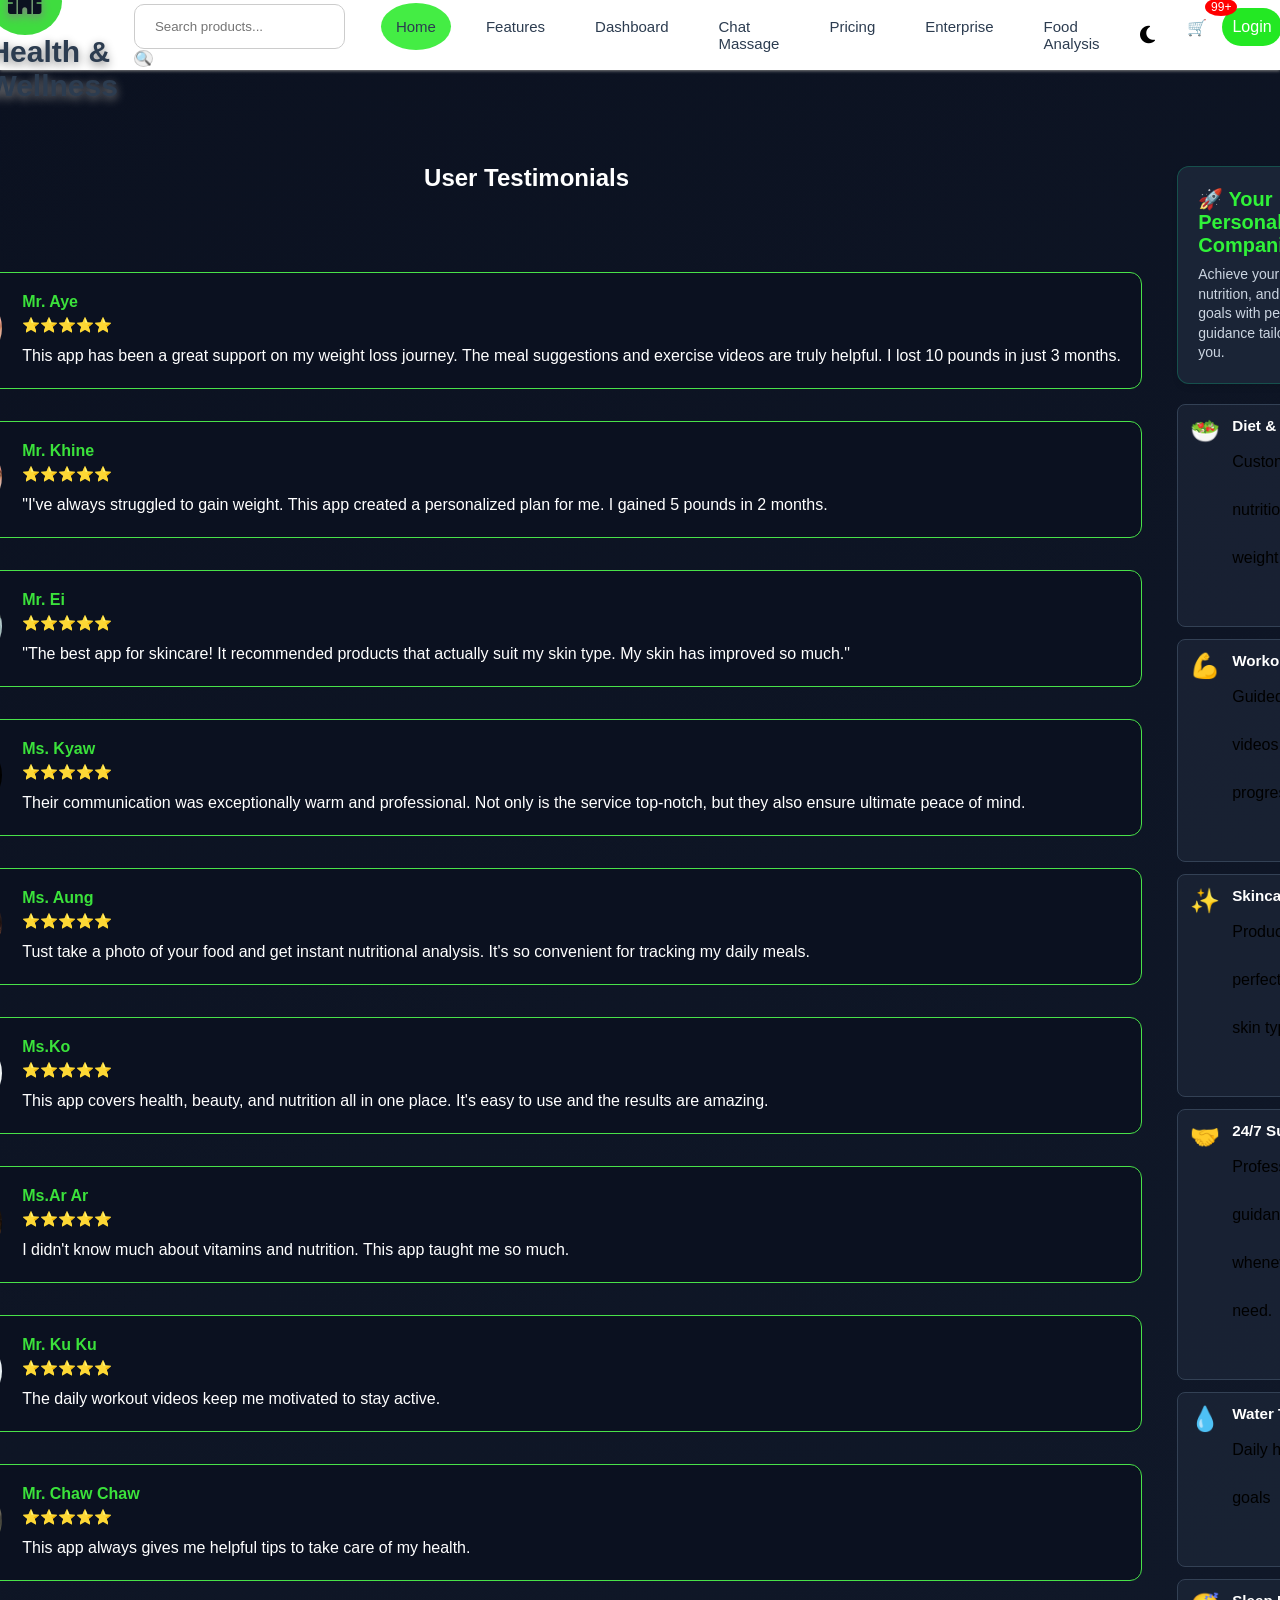
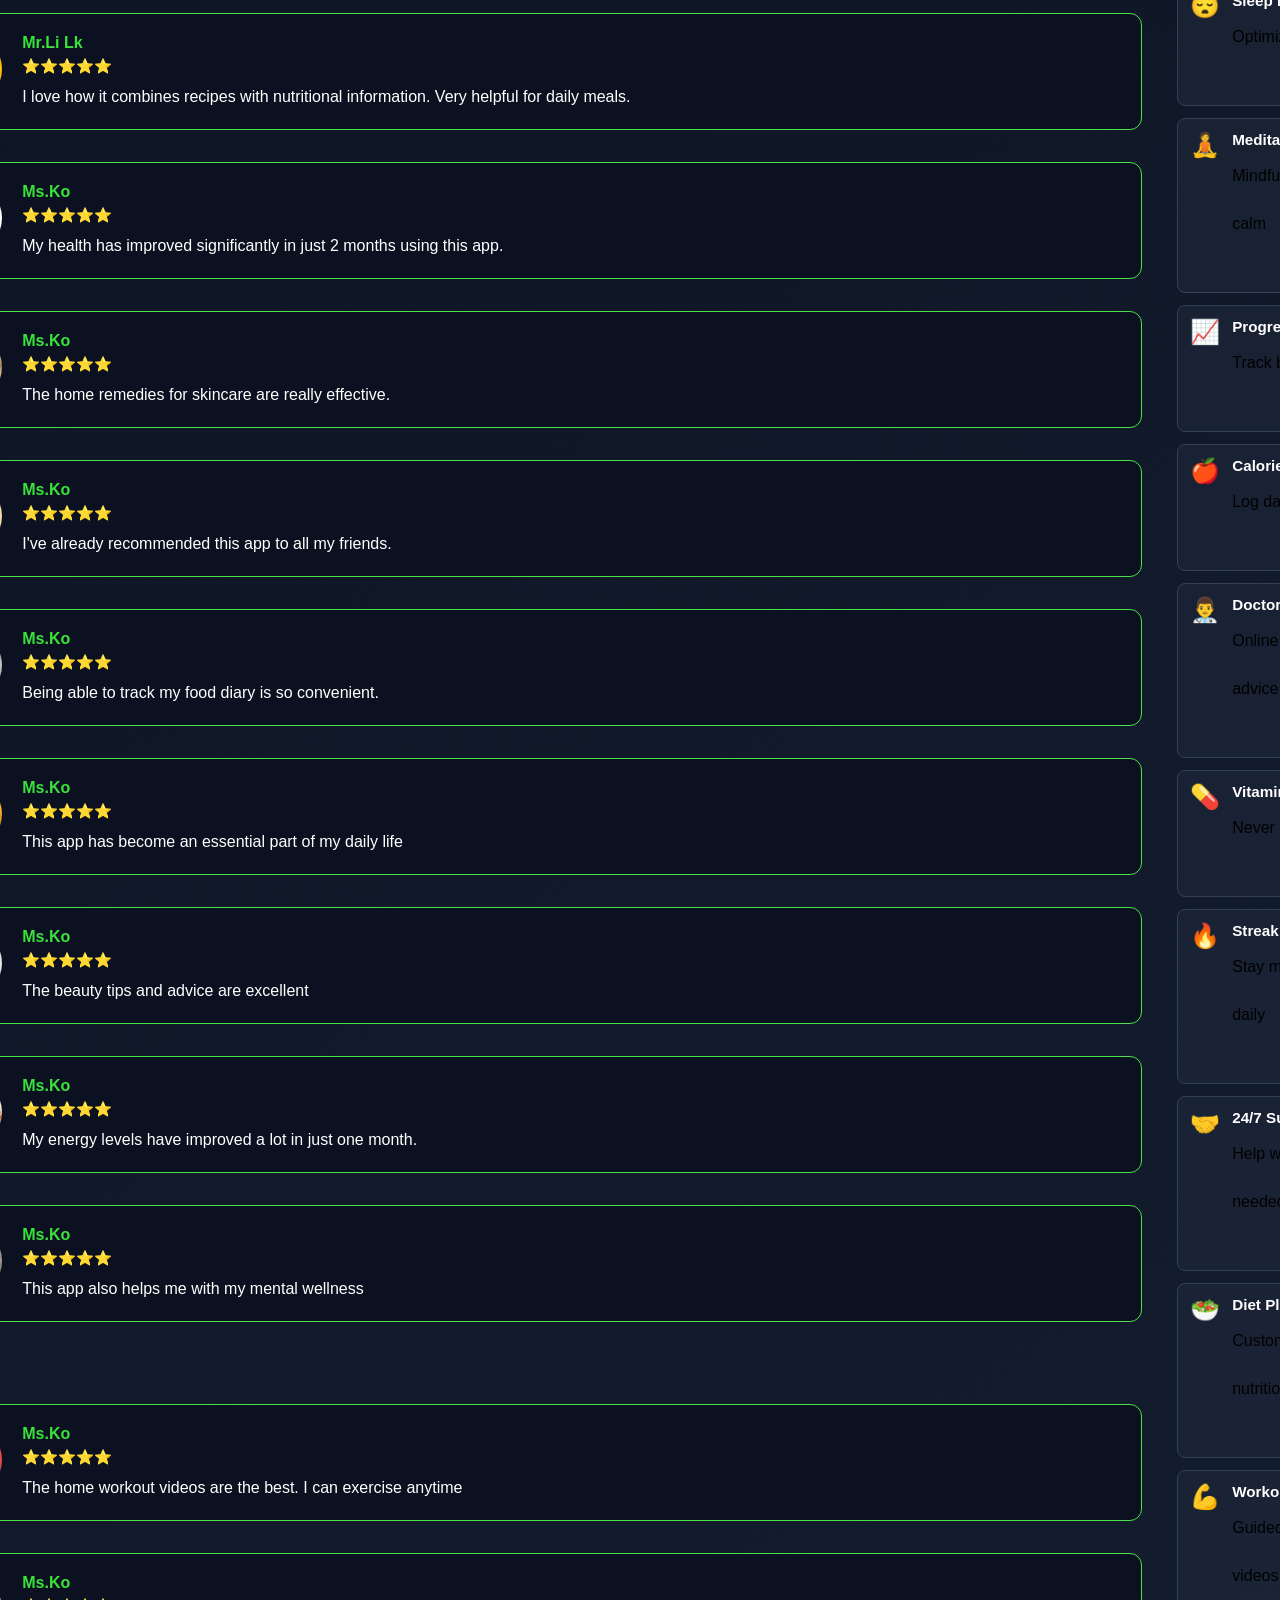
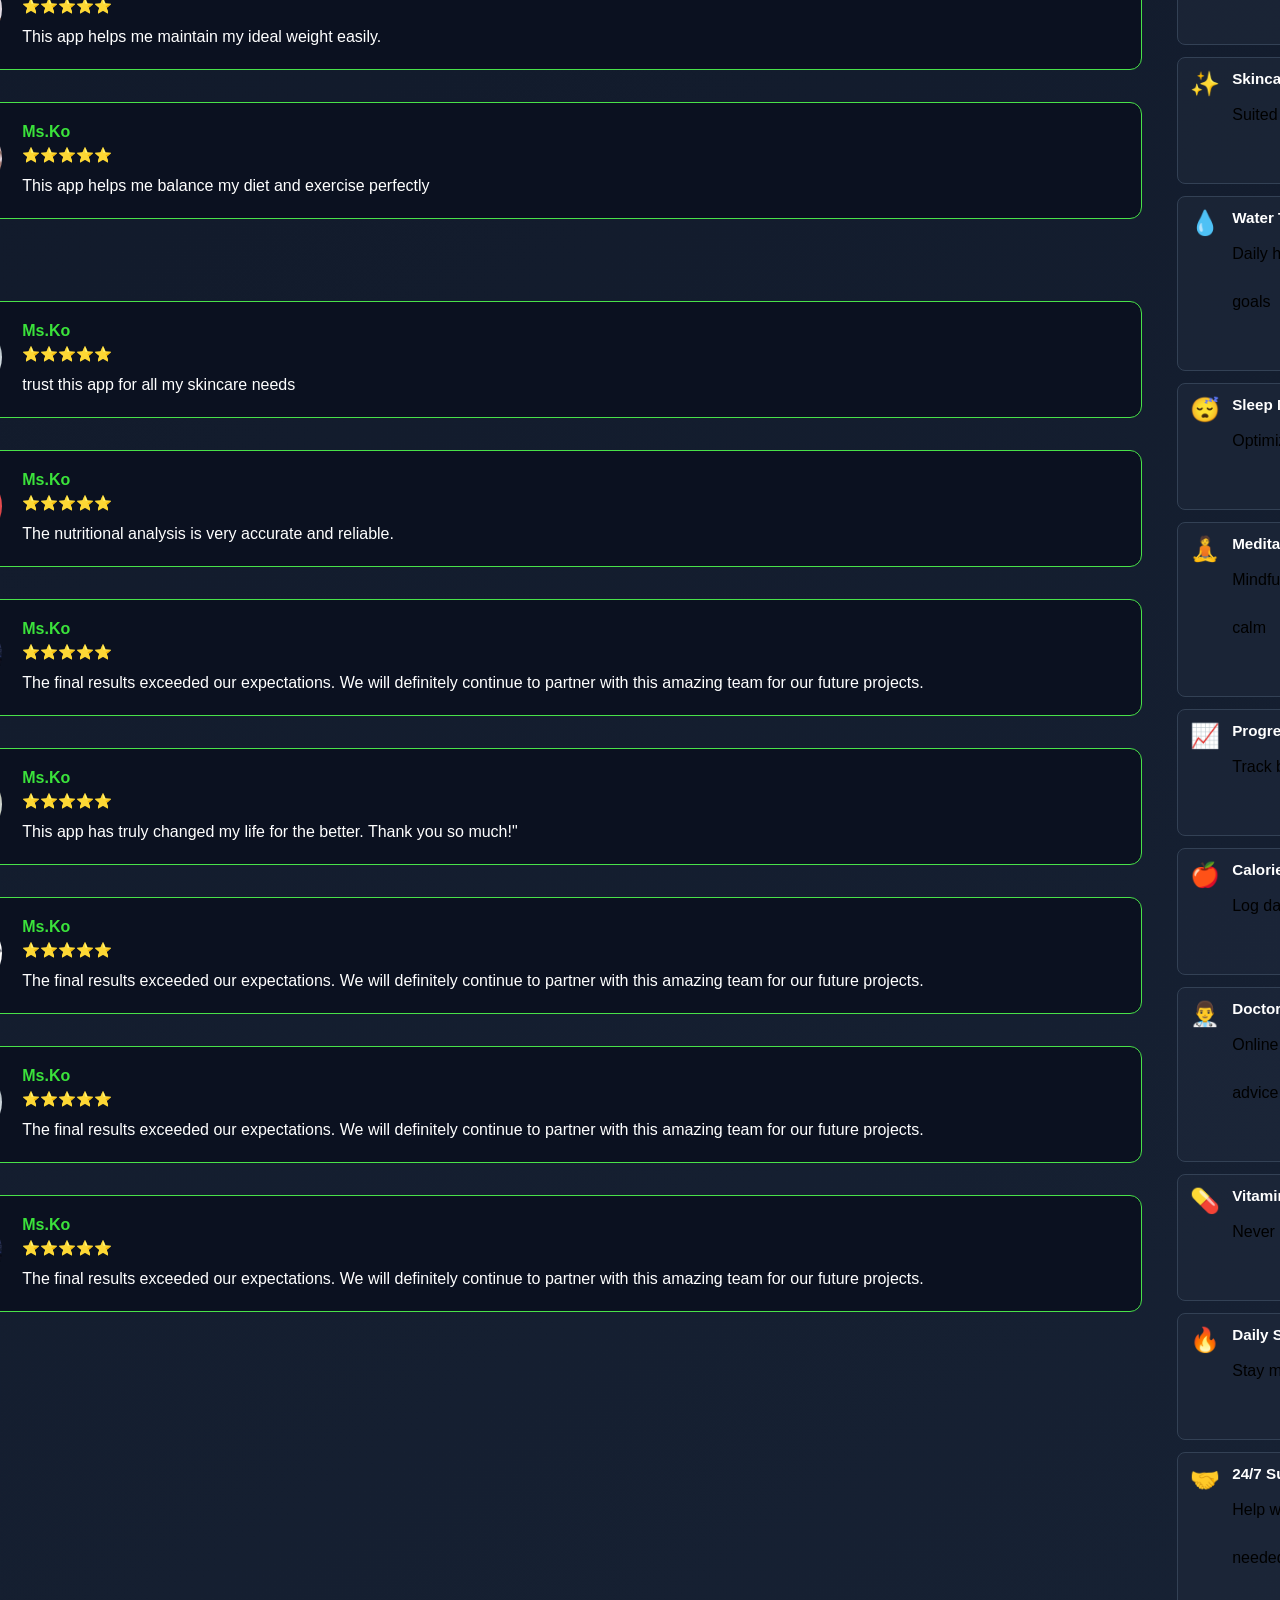
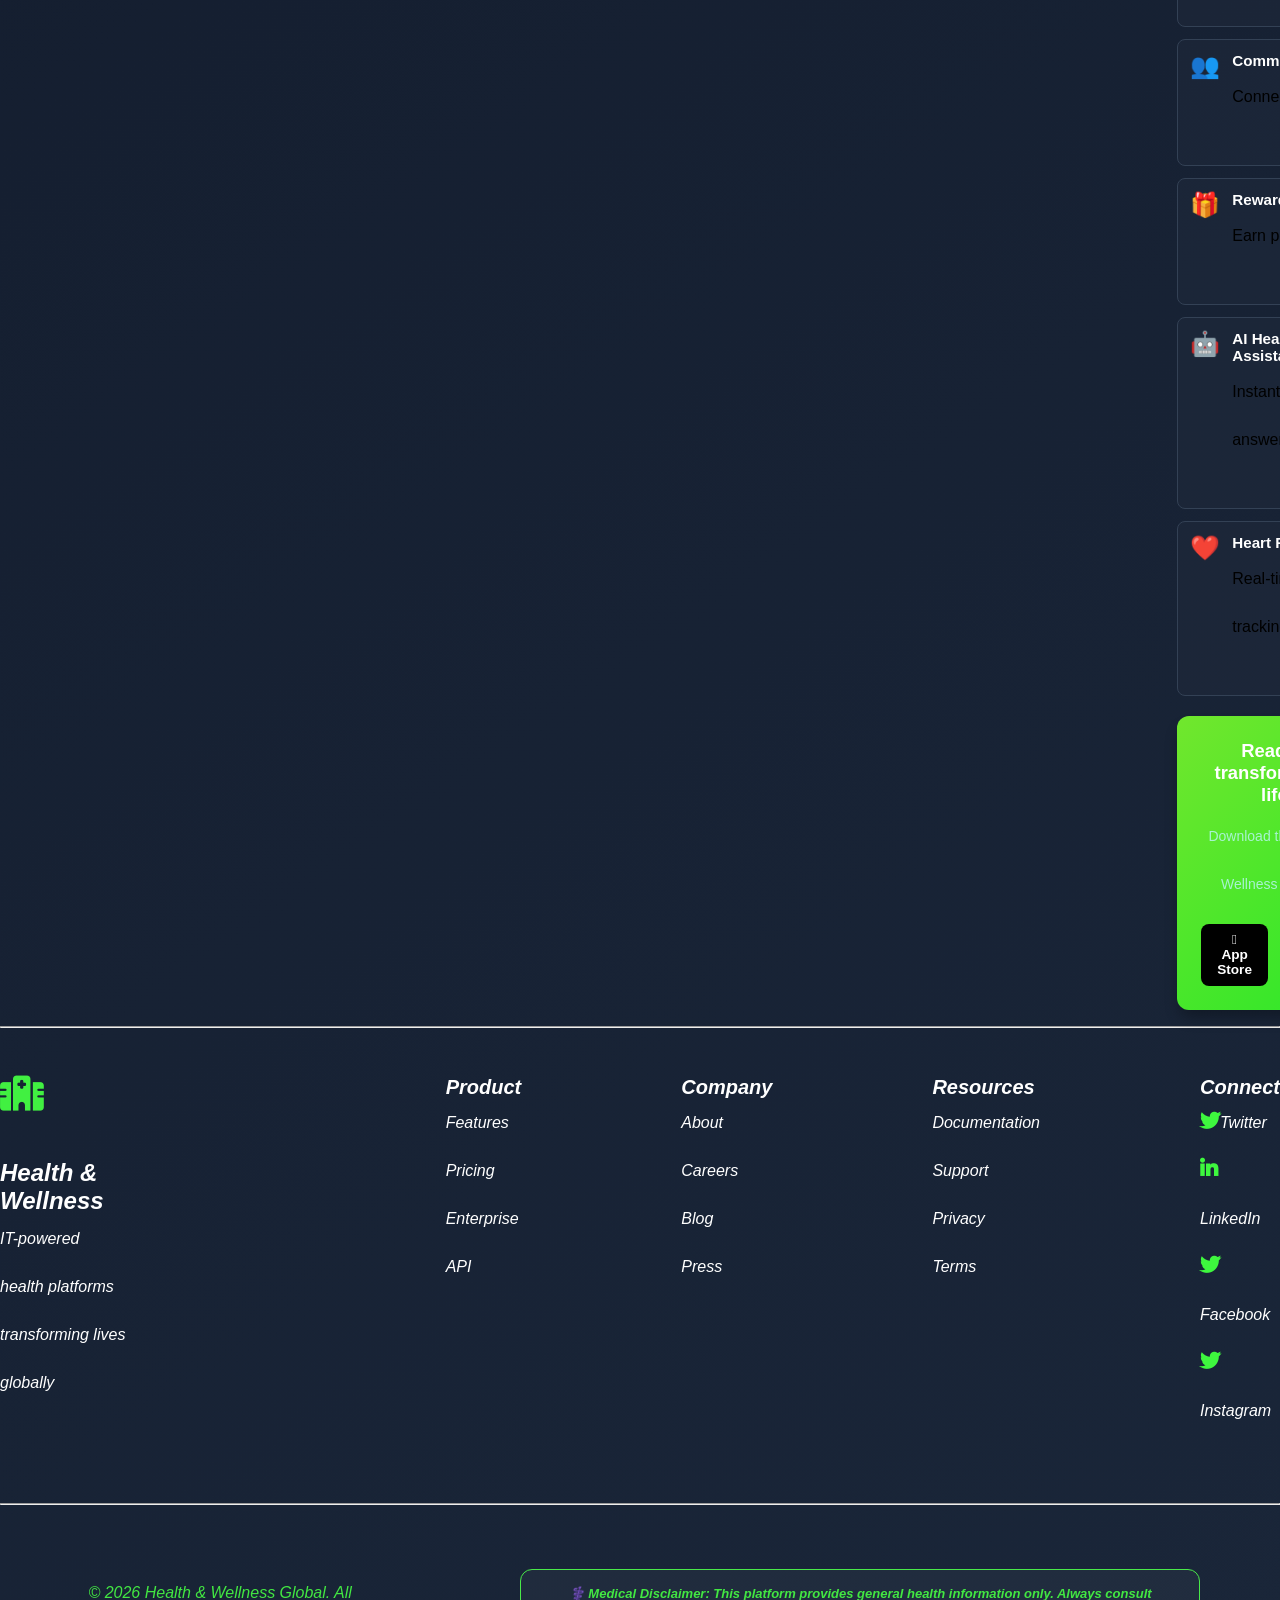
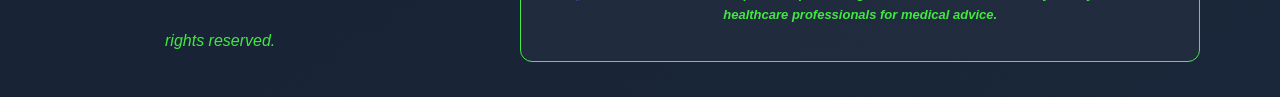
<file: Cart.html>
<!DOCTYPE html>
<html lang="en">

<head>
    <meta charset="UTF-8">
    <meta name="viewport" content="width=device-width, initial-scale=1.0">
    <title>Health & Wellness Global Platform</title>
</head>

<link rel="stylesheet" href="style.css">

<!-- Font Awesome -->
<link rel="stylesheet" href="https://cdnjs.cloudflare.com/ajax/libs/font-awesome/6.5.0/css/all.min.css">

<body>

     <header>
    <nav>
        <div class="All-container">

            <div class="Logo">
                <a href="index.html"><i class="fas fa-hospital"></i>Health & Wellness</a>
            </div>

            <div class="search-bar">
                <input type="text" placeholder="Search products...">
                <button>🔍</button>
            </div>

            <!-- ===== HAMBURGER MENU (Mobile/Tablet အတွက်) ===== -->
            <input type="checkbox" id="menu-toggle">
            <label for="menu-toggle" class="hamburger">
                <span></span>
                <span></span>
                <span></span>
            </label>

            <ul class="menu">
                <li><a href="index.html" class="active">Home</a></li>
                <li><a href="Features.html">Features</a></li>
                <li><a href="Dashboard.html">Dashboard</a></li>
                <li><a href="Chat Massage.html">Chat Massage</a></li>
                <li><a href="Pricing.html">Pricing</a></li>
                <li><a href="Enterprise.html">Enterprise</a></li>
                <li><a href="Food analysis.html">Food Analysis</a></li>
            </ul>

            <div class="both-container">
                <div class="dark-light">
                    <a href="#"><i class="fas fa-moon"></i></a>
                </div>
                <div class="user-action">
                    <a href="Cart.html" class="cart">
                        🛒 <span class="cart-count">99+</span>
                    </a>
                    <a href="Login.html" class="login-btn">Login</a>
                </div>
            </div>

        </div>
    </nav>
</header>
    <main>

        <section id="how-work">
            <div class="work-container">
                <div class="work-1">

                    <div class="two-right">
                        <h1>User Testimonials</h1>
                        <!-- --------------------------- -->
                        <div class="say">
                            <img src="smile 1.jpeg" width="100" height="150" alt="">
                            <div class="say-content">
                                <h1>Mr. Aye</h1>
                                <small>⭐⭐⭐⭐⭐</small>
                                <p>This app has been a great support on my weight loss journey. The meal suggestions and
                                    exercise videos are truly helpful. I lost 10 pounds in just 3 months.</p>
                            </div>
                        </div>
                        <!-- ---------------------------- -->
                        <div class="say">
                            <img src="smile 2.jpeg" width="100" height="150" alt="">
                            <div class="say-content">
                                <h1>Mr. Khine</h1>
                                <small>⭐⭐⭐⭐⭐</small>
                                <p>"I've always struggled to gain weight. This app created a personalized plan for me. I
                                    gained 5 pounds in 2 months.</p>
                            </div>
                        </div>
                        <!-- --------------------------- -->
                        <div class="say">
                            <img src="smile 3.jpeg" width="100" height="150" alt="">
                            <div class="say-content">
                                <h1>Mr. Ei</h1>
                                <small>⭐⭐⭐⭐⭐</small>
                                <p>"The best app for skincare! It recommended products that actually suit my skin type.
                                    My skin has improved so much."</p>
                            </div>
                        </div>
                        <!-------------------------------------------------- -->
                        <div class="say">
                            <img src="smile 5.jpeg" width="100" height="150" alt="">
                            <div class="say-content">
                                <h1>Ms. Kyaw</h1>
                                <small>⭐⭐⭐⭐⭐</small>
                                <p>Their communication was exceptionally warm and professional. Not only is the service
                                    top-notch, but they also ensure ultimate peace of mind.</p>
                            </div>
                        </div>
                        <!-- --------------------------- -->
                        <div class="say">
                            <img src="smile 6.jpeg" width="100" height="150" alt="">
                            <div class="say-content">
                                <h1>Ms. Aung</h1>
                                <small>⭐⭐⭐⭐⭐</small>
                                <p>Tust take a photo of your food and get instant nutritional analysis. It's so
                                    convenient for tracking my daily meals.</p>
                            </div>
                        </div>
                        <!-- --------------------------- -->
                        <div class="say">
                            <img src="smile 9.jpeg" width="100" height="150" alt="">
                            <div class="say-content">
                                <h1>Ms.Ko</h1>
                                <small>⭐⭐⭐⭐⭐</small>
                                <p>This app covers health, beauty, and nutrition all in one place. It's easy to use and
                                    the results are amazing.</p>
                            </div>
                        </div>
                        <!-- !-------------------------- -->
                        <div class="say">
                            <img src="next smile 1.jpeg" width="100" height="150" alt="">
                            <div class="say-content">
                                <h1>Ms.Ar Ar</h1>
                                <small>⭐⭐⭐⭐⭐</small>
                                <p>I didn't know much about vitamins and nutrition. This app taught me so much.</p>
                            </div>
                        </div>


                        <div class="say">
                            <img src="next smile 2.jpeg" width="100" height="150" alt="">
                            <div class="say-content">
                                <h1>Mr. Ku Ku</h1>
                                <small>⭐⭐⭐⭐⭐</small>
                                <p>The daily workout videos keep me motivated to stay active.</p>
                            </div>
                        </div>


                        <div class="say">
                            <img src="next smile 3.jpeg" width="100" height="150" alt="">
                            <div class="say-content">
                                <h1>Mr. Chaw Chaw</h1>
                                <small>⭐⭐⭐⭐⭐</small>
                                <p>This app always gives me helpful tips to take care of my health.</p>
                            </div>
                        </div>


                        <div class="say">
                            <img src="next smile 4.jpeg" width="100" height="150" alt="">
                            <div class="say-content">
                                <h1>Mr.Li Lk</h1>
                                <small>⭐⭐⭐⭐⭐</small>
                                <p>I love how it combines recipes with nutritional information. Very helpful for daily
                                    meals.</p>
                            </div>
                        </div>


                        <div class="say">
                            <img src="next smile 5.jpeg" width="100" height="150" alt="">
                            <div class="say-content">
                                <h1>Ms.Ko</h1>
                                <small>⭐⭐⭐⭐⭐</small>
                                <p>My health has improved significantly in just 2 months using this app.</p>
                            </div>
                        </div>


                        <div class="say">
                            <img src="next smile 6.jpeg" width="100" height="150" alt="">
                            <div class="say-content">
                                <h1>Ms.Ko</h1>
                                <small>⭐⭐⭐⭐⭐</small>
                                <p>The home remedies for skincare are really effective.</p>
                            </div>
                        </div>


                        <div class="say">
                            <img src="next smile 7.jpeg" width="100" height="150" alt="">
                            <div class="say-content">
                                <h1>Ms.Ko</h1>
                                <small>⭐⭐⭐⭐⭐</small>
                                <p>I've already recommended this app to all my friends.</p>
                            </div>
                        </div>


                        <div class="say">
                            <img src="next smile 8.jpeg" width="100" height="150" alt="">
                            <div class="say-content">
                                <h1>Ms.Ko</h1>
                                <small>⭐⭐⭐⭐⭐</small>
                                <p>Being able to track my food diary is so convenient.</p>
                            </div>
                        </div>

                        <div class="say">
                            <img src="next smile 9.jpeg" width="100" height="150" alt="">
                            <div class="say-content">
                                <h1>Ms.Ko</h1>
                                <small>⭐⭐⭐⭐⭐</small>
                                <p>This app has become an essential part of my daily life</p>
                            </div>
                        </div>


                        <div class="say">
                            <img src="next smile 10.jpeg" width="100n" height="150" alt="">
                            <div class="say-content">
                                <h1>Ms.Ko</h1>
                                <small>⭐⭐⭐⭐⭐</small>
                                <p>The beauty tips and advice are excellent</p>
                            </div>
                        </div>


                        <div class="say">
                            <img src="next smile 11.jpeg" width="100" height="150" alt="">
                            <div class="say-content">
                                <h1>Ms.Ko</h1>
                                <small>⭐⭐⭐⭐⭐</small>
                                <p>My energy levels have improved a lot in just one month.</p>
                            </div>
                        </div>


                        <div class="say">
                            <img src="next smile 12.jpeg" width="100" height="150" alt="">
                            <div class="say-content">
                                <h1>Ms.Ko</h1>
                                <small>⭐⭐⭐⭐⭐</small>
                                <p>This app also helps me with my mental wellness</p>
                            </div>
                        </div>'


                        <div class="say">
                            <img src="next smile boy 14.jpeg" width="100" height="150" alt="">
                            <div class="say-content">
                                <h1>Ms.Ko</h1>
                                <small>⭐⭐⭐⭐⭐</small>
                                <p>The home workout videos are the best. I can exercise anytime</p>
                            </div>
                        </div>


                        <div class="say">
                            <img src="next smile girl 15.jpeg" width="100" height="150" alt="">
                            <div class="say-content">
                                <h1>Ms.Ko</h1>
                                <small>⭐⭐⭐⭐⭐</small>
                                <p>This app helps me maintain my ideal weight easily.</p>
                            </div>
                        </div>


                        <div class="say">
                            <img src="next smile child 13.jpeg" width="100" height="150" alt="">
                            <div class="say-content">
                                <h1>Ms.Ko</h1>
                                <small>⭐⭐⭐⭐⭐</small>
                                <p>This app helps me balance my diet and exercise perfectly</p>
                            </div>
                        </div>'


                        <div class="say">
                            <img src="next smile girl 20.jpeg" width="100" height="150" alt="">
                            <div class="say-content">
                                <h1>Ms.Ko</h1>
                                <small>⭐⭐⭐⭐⭐</small>
                                <p> trust this app for all my skincare needs</p>
                            </div>
                        </div>


                        <div class="say">
                            <img src="next smile boy 14.jpeg" width="100" height="150" alt="">
                            <div class="say-content">
                                <h1>Ms.Ko</h1>
                                <small>⭐⭐⭐⭐⭐</small>
                                <p>The nutritional analysis is very accurate and reliable.</p>
                            </div>
                        </div>


                        <div class="say">
                            <img src="next smile boy 16.jpeg" width="100" height="150" alt="">
                            <div class="say-content">
                                <h1>Ms.Ko</h1>
                                <small>⭐⭐⭐⭐⭐</small>
                                <p>The final results exceeded our expectations. We will definitely continue to partner
                                    with
                                    this
                                    amazing team for our future projects.</p>
                            </div>
                        </div>


                        <div class="say">
                            <img src="next smile boy 17.jpeg" width="100" height="150" alt="">
                            <div class="say-content">
                                <h1>Ms.Ko</h1>
                                <small>⭐⭐⭐⭐⭐</small>
                                <p>This app has truly changed my life for the better. Thank you so much!"

                                </p>
                            </div>
                        </div>


                        <div class="say">
                            <img src="next smile boy 18.jpeg" width="100" height="150" alt="">
                            <div class="say-content">
                                <h1>Ms.Ko</h1>
                                <small>⭐⭐⭐⭐⭐</small>
                                <p>The final results exceeded our expectations. We will definitely continue to partner
                                    with
                                    this
                                    amazing team for our future projects.</p>
                            </div>
                        </div>


                        <div class="say">
                            <img src="next smile girl 20.jpeg" width="100" height="150" alt="">
                            <div class="say-content">
                                <h1>Ms.Ko</h1>
                                <small>⭐⭐⭐⭐⭐</small>
                                <p>The final results exceeded our expectations. We will definitely continue to partner
                                    with
                                    this
                                    amazing team for our future projects.</p>
                            </div>
                        </div>


                        <div class="say">
                            <img src="next smile boy 16.jpeg" width="100" height="150" alt="">
                            <div class="say-content">
                                <h1>Ms.Ko</h1>
                                <small>⭐⭐⭐⭐⭐</small>
                                <p>The final results exceeded our expectations. We will definitely continue to partner
                                    with
                                    this
                                    amazing team for our future projects.</p>
                            </div>
                        </div>
                    </div>
                </div>

                <!-- right side  -->

                <div class="right-container">
                    <div class="header-card">
                        <h2>🚀 Your Personal Health Companion</h2>
                        <p>Achieve your fitness, nutrition, and skincare goals with personalized guidance tailored just
                            for you.</p>
                    </div>

                    <div class="f-grid">
                        <div class="f-card">
                            <span class="icon">🥗</span>
                            <div>
                                <h3>Diet & Meal Plans</h3>
                                <p>Customized nutrition for your weight goals.</p>
                            </div>
                        </div>

                        <div class="f-card">
                            <span class="icon">💪</span>
                            <div>
                                <h3>Workout Tracker</h3>
                                <p>Guided exercise videos and progress logs.</p>
                            </div>
                        </div>

                        <div class="f-card">
                            <span class="icon">✨</span>
                            <div>
                                <h3>Skincare Guide</h3>
                                <p>Products suited perfectly for your skin type.</p>
                            </div>
                        </div>

                        <div class="f-card">
                            <span class="icon">🤝</span>
                            <div>
                                <h3>24/7 Support</h3>
                                <p>Professional guidance whenever you need.</p>
                            </div>
                        </div>

                        <div class="f-card">
                            <span class="icon">💧</span>
                            <div>
                                <h3>Water Tracker</h3>
                                <p>Daily hydration goals</p>
                            </div>
                        </div>

                        <div class="f-card">
                            <span class="icon">😴</span>
                            <div>
                                <h3>Sleep Monitor</h3>
                                <p>Optimize night rest</p>
                            </div>
                        </div>

                        <div class="f-card">
                            <span class="icon">🧘</span>
                            <div>
                                <h3>Meditation</h3>
                                <p>Mindfulness & calm</p>
                            </div>
                        </div>

                        <div class="f-card">
                            <span class="icon">📈</span>
                            <div>
                                <h3>Progress Analytics</h3>
                                <p>Track body metrics</p>
                            </div>
                        </div>

                        <div class="f-card">
                            <span class="icon">🍎</span>
                            <div>
                                <h3>Calorie Counter</h3>
                                <p>Log daily meals</p>
                            </div>
                        </div>

                        <div class="f-card">
                            <span class="icon">👨‍⚕️</span>
                            <div>
                                <h3>Doctor Consult</h3>
                                <p>Online expert advice</p>
                            </div>
                        </div>

                        <div class="f-card">
                            <span class="icon">💊</span>
                            <div>
                                <h3>Vitamin Reminder</h3>
                                <p>Never miss a dose</p>
                            </div>
                        </div>

                        <div class="f-card">
                            <span class="icon">🔥</span>
                            <div>
                                <h3>Streak Rewards</h3>
                                <p>Stay motivated daily</p>
                            </div>
                        </div>

                        <div class="f-card">
                            <span class="icon">🤝</span>
                            <div>
                                <h3>24/7 Support</h3>
                                <p>Help whenever needed</p>
                            </div>
                        </div>

                        <div class="f-card">
                            <span class="icon">🥗</span>
                            <div>
                                <h3>Diet Plans</h3>
                                <p>Customized nutrition</p>
                            </div>
                        </div>

                        <div class="f-card">
                            <span class="icon">💪</span>
                            <div>
                                <h3>Workout Tracker</h3>
                                <p>Guided exercise videos</p>
                            </div>
                        </div>

                        <div class="f-card">
                            <span class="icon">✨</span>
                            <div>
                                <h3>Skincare Guide</h3>
                                <p>Suited for your skin</p>
                            </div>
                        </div>

                        <div class="f-card">
                            <span class="icon">💧</span>
                            <div>
                                <h3>Water Tracker</h3>
                                <p>Daily hydration goals</p>
                            </div>
                        </div>

                        <div class="f-card">
                            <span class="icon">😴</span>
                            <div>
                                <h3>Sleep Monitor</h3>
                                <p>Optimize night rest</p>
                            </div>
                        </div>

                        <div class="f-card">
                            <span class="icon">🧘</span>
                            <div>
                                <h3>Meditation</h3>
                                <p>Mindfulness & calm</p>
                            </div>
                        </div>

                        <div class="f-card">
                            <span class="icon">📈</span>
                            <div>
                                <h3>Progress Logs</h3>
                                <p>Track body metrics</p>
                            </div>
                        </div>

                        <div class="f-card">
                            <span class="icon">🍎</span>
                            <div>
                                <h3>Calorie Counter</h3>
                                <p>Log daily meals</p>
                            </div>
                        </div>

                        <div class="f-card">
                            <span class="icon">👨‍⚕️</span>
                            <div>
                                <h3>Doctor Consult</h3>
                                <p>Online expert advice</p>
                            </div>
                        </div>

                        <div class="f-card">
                            <span class="icon">💊</span>
                            <div>
                                <h3>Vitamin Alarm</h3>
                                <p>Never miss a dose</p>
                            </div>
                        </div>

                        <div class="f-card">
                            <span class="icon">🔥</span>
                            <div>
                                <h3>Daily Streaks</h3>
                                <p>Stay motivated</p>
                            </div>
                        </div>

                        <div class="f-card">
                            <span class="icon">🤝</span>
                            <div>
                                <h3>24/7 Support</h3>
                                <p>Help whenever needed</p>
                            </div>
                        </div>

                        <div class="f-card">
                            <span class="icon">👥</span>
                            <div>
                                <h3>Community</h3>
                                <p>Connect with peers</p>
                            </div>
                        </div>

                        <div class="f-card">
                            <span class="icon">🎁</span>
                            <div>
                                <h3>Rewards</h3>
                                <p>Earn points daily</p>
                            </div>
                        </div>

                        <div class="f-card">
                            <span class="icon">🤖</span>
                            <div>
                                <h3>AI Health Assistant</h3>
                                <p>Instant wellness answers</p>
                            </div>
                        </div>

                        <div class="f-card">
                            <span class="icon">❤️</span>
                            <div>
                                <h3>Heart Rate Monitor</h3>
                                <p>Real-time pulse tracking</p>
                            </div>
                        </div>

                        
                    </div>

                    <div class="cta-card">
                        <h3>Ready to transform your life?</h3>
                        <p>Download the Health & Wellness App now!</p>
                        <div class="btn-group">
                            <button class="app-btn"> App Store</button>
                            <button class="app-btn">▶ Google Play</button>
                        </div>
                    </div>
                </div>



    </main>

    <hr>
    <footer>
        <di class="footer">
            <div class="footer-container">

                <!-- brand  -->
                <div class="footer-brand">
                    <i class="fas fa-hospital"></i>
                    <h2>Health & Wellness</h2>
                    <p>IT-powered health platforms transforming lives globally</p>
                </div>

                <!-- links -->

                <div class="footer-links">
                    <div class="link-group">
                        <h4>Product</h4>
                        <ul>
                            <li><a href="#">Features</a></li>
                            <li><a href="#">Pricing</a></li>
                            <li><a href="#">Enterprise</a></li>
                            <li><a href="#">API</a></li>
                        </ul>
                    </div>
                    <div class="link-group">
                        <h4>Company</h4>
                        <ul>
                            <li><a href="#">About</a></li>
                            <li><a href="#">Careers</a></li>
                            <li><a href="#">Blog</a></li>
                            <li><a href="#">Press</a></li>
                        </ul>
                    </div>
                    <div class="link-group">
                        <h4>Resources</h4>
                        <ul>
                            <li><a href="#">Documentation</a></li>
                            <li><a href="#">Support</a></li>
                            <li><a href="#">Privacy</a></li>
                            <li><a href="#">Terms</a></li>
                        </ul>
                    </div>
                    <div class="link-group">
                        <h4>Connect</h4>
                        <ul>
                            <li><a href="#"><i class="fab fa-twitter"></i>Twitter</a></li>

                            <li><a href="#"><i class="fab fa-linkedin-in"></i> LinkedIn</a></li>

                            <li><a href="#"><i class="fab fa-twitter"></i>Facebook</a></li>

                            <li><a href="#"><i class="fab fa-twitter"></i>Instagram</a></li>
                        </ul>
                    </div>
                </div>
            </div>

            <hr>
            <!-- Botton ===================== -->
            <div class="footer-bottom">
                <p>&copy; 2026 Health &amp; Wellness Global. All rights reserved.</p>
                <p class="disclaimer">
                    ⚕️ Medical Disclaimer: This platform provides general health information only. Always consult
                    healthcare professionals for medical advice.
                </p>
            </div>
        </div>
    </footer>

    </body>
    </html>
</file>
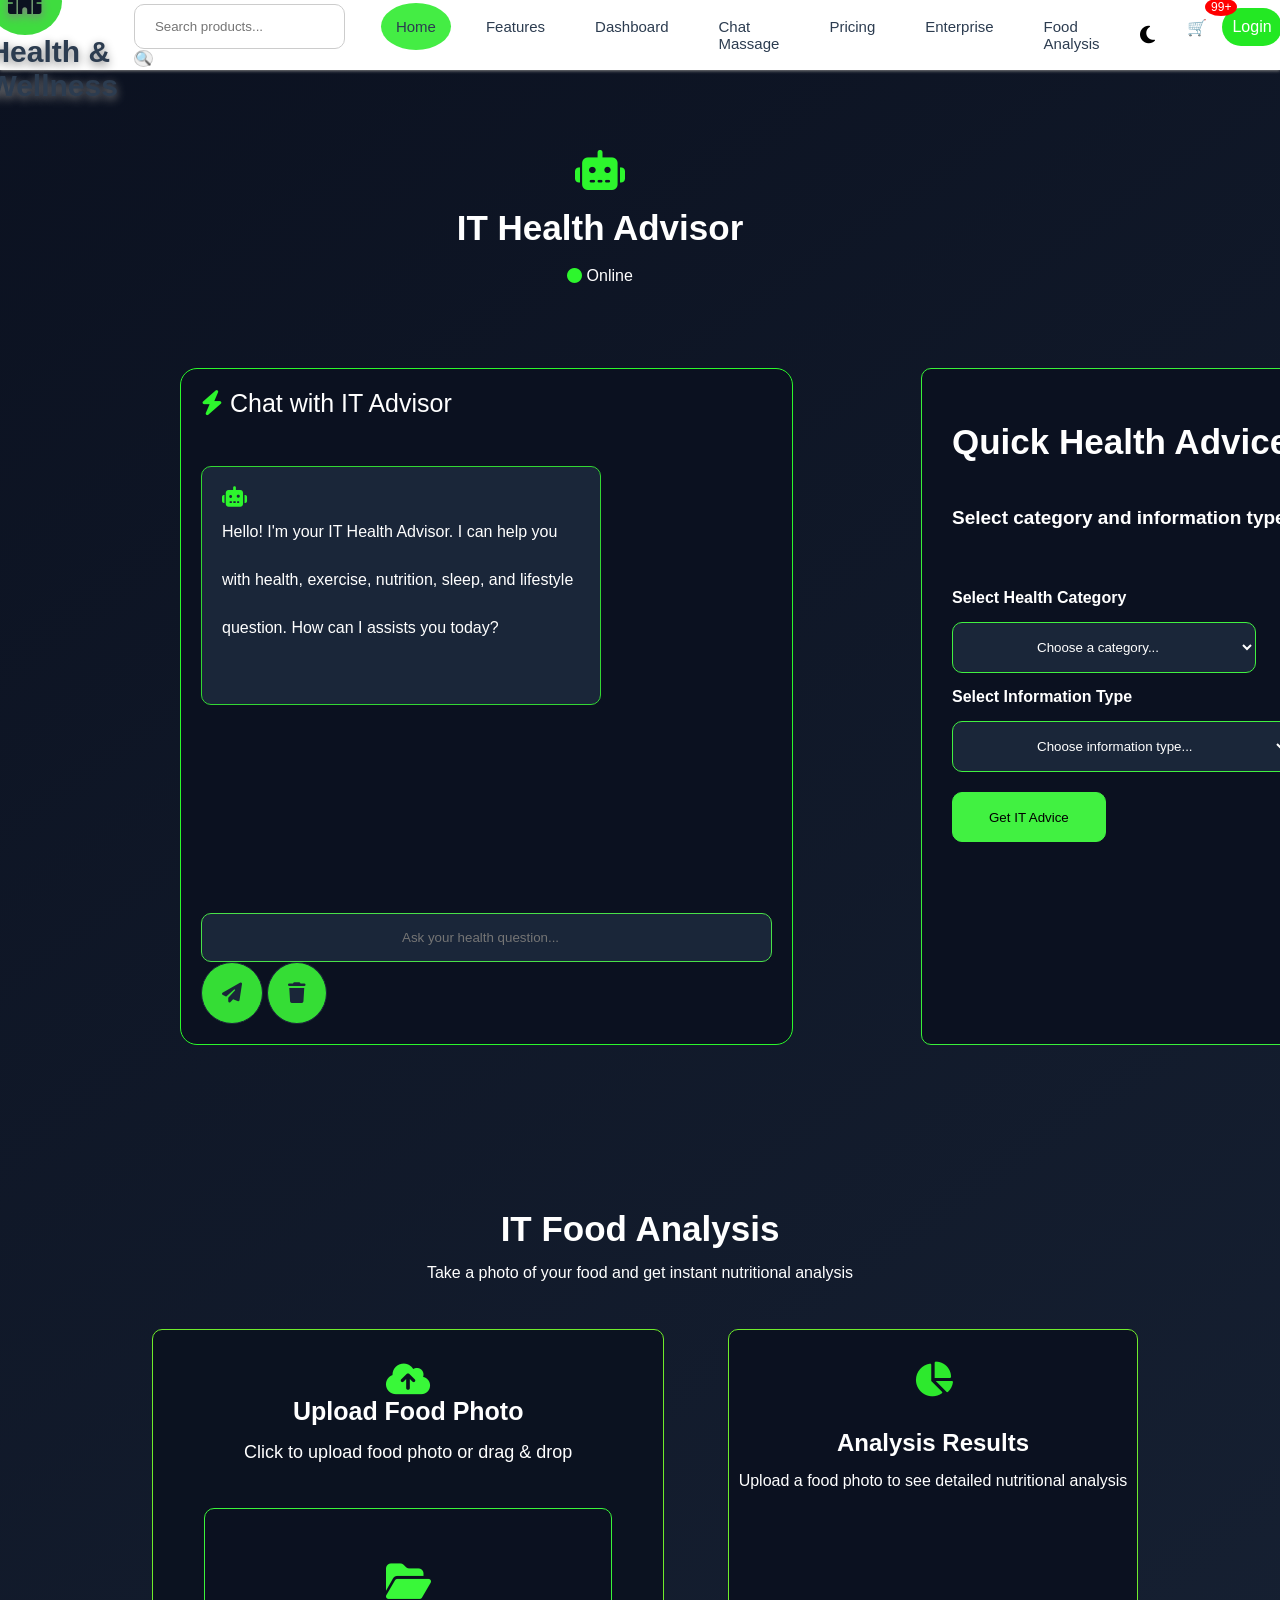
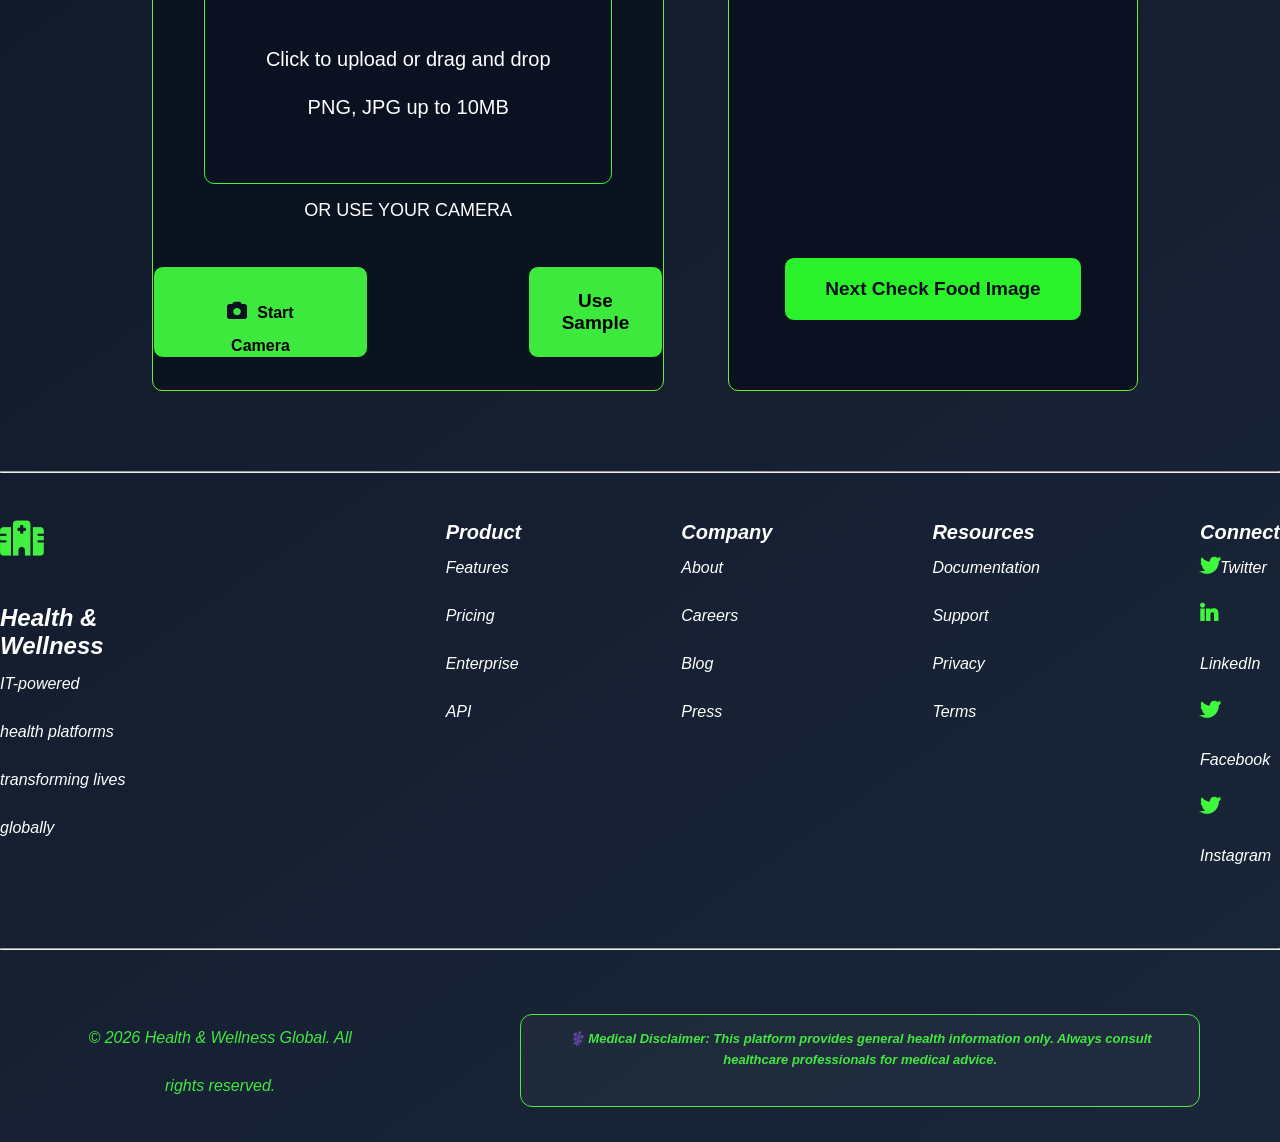
<file: Chat Massage.html>
<!DOCTYPE html>
<html lang="en">

<head>
    <meta charset="UTF-8">
    <meta name="viewport" content="width=device-width, initial-scale=1.0">
    <title>Health & Wellness Global Platform</title>
</head>

<link rel="stylesheet" href="style.css">

<!-- Font Awesome -->
<link rel="stylesheet" href="https://cdnjs.cloudflare.com/ajax/libs/font-awesome/6.5.0/css/all.min.css">

<body>

     <header>
    <nav>
        <div class="All-container">

            <div class="Logo">
                <a href="index.html"><i class="fas fa-hospital"></i>Health & Wellness</a>
            </div>

            <div class="search-bar">
                <input type="text" placeholder="Search products...">
                <button>🔍</button>
            </div>

            <!-- ===== HAMBURGER MENU (Mobile/Tablet အတွက်) ===== -->
            <input type="checkbox" id="menu-toggle">
            <label for="menu-toggle" class="hamburger">
                <span></span>
                <span></span>
                <span></span>
            </label>

            <ul class="menu">
                <li><a href="index.html" class="active">Home</a></li>
                <li><a href="Features.html">Features</a></li>
                <li><a href="Dashboard.html">Dashboard</a></li>
                <li><a href="Chat Massage.html">Chat Massage</a></li>
                <li><a href="Pricing.html">Pricing</a></li>
                <li><a href="Enterprise.html">Enterprise</a></li>
                <li><a href="Food analysis.html">Food Analysis</a></li>
            </ul>

            <div class="both-container">
                <div class="dark-light">
                    <a href="#"><i class="fas fa-moon"></i></a>
                </div>
                <div class="user-action">
                    <a href="Cart.html" class="cart">
                        🛒 <span class="cart-count">99+</span>
                    </a>
                    <a href="Login.html" class="login-btn">Login</a>
                </div>
            </div>

        </div>
    </nav>
</header>

    <main>
        <section id="chat-section">
            <div class="chat-card">

                <!-- header  -->
                <div class="chat-header">
                    <div class="header-left">
                        <i class="fas fa-robot"></i>
                        <div>
                            <h2>IT Health Advisor</h2>
                            <span class="status"><i class="fas fa-circle"></i> Online</span>
                        </div>
                    </div>

                    <div class="header-right">
                    </div>
                </div>
                <div class="massage-box">
                    <!-- left -------------------------- -->
                    <div class="left-massage">
                        <div class="quick-advice">
                            <i class="fas fa-bolt"></i>
                            <span>Chat with IT Advisor</span>
                        </div>

                        <!-- chat massage -------------- -->
                        <div class="chat-massage">
                            <div class="massage-bot">
                                <div class="avatar"><i class="fas fa-robot"></i></div>
                                <div class="bubble">
                                    <p>Hello! I'm your IT Health Advisor. I can help you with health, exercise,
                                        nutrition,
                                        sleep, and lifestyle question. How can I assists you today?</p>
                                </div>
                            </div>
                        </div>

                        <!-- input area ------------------- -->
                        <div class="chat-input">
                            <input type="text" placeholder="Ask your health question...">
                            <i class="fas fa-paper-plane"></i>
                            <i class="fas fa-trash"></i>
                        </div>
                    </div>

                    <!-- right -------------------------- -->
                    <div class="right-massage">
                        <div class="advice-massage">
                            <h1>Quick Health Advice</h1>
                            <p>Select category and information type</p>
                            <!-- dropdowns------------ -->
                            <div class="dropdown-group">
                                <div class="dropdown">
                                    <label>Select Health Category</label><br>
                                    <select>
                                        <option>Choose a category...</option>
                                        <option>Nutrition</option>
                                        <option>Exercise</option>
                                        <option>Sleep</option>
                                        <option>Mental Health</option>
                                    </select>
                                </div>

                                <div class="dropdown">
                                    <label>Select Information Type</label><br>
                                    <select>
                                        <option>Choose information type...</option>
                                        <option>Tips & Advice</option>
                                        <option>Statistics</option>
                                        <option>Research</option>
                                    </select>
                                </div>
                            </div>
                        </div>

                        <div class="Get-It">
                            <button>Get IT Advice</button>
                        </div>
                    </div>

                </div>
            </div>


            </div>
        </section>

        <!-- Food Analysis --============================================1 -->
        <section id="food-analysis">
            <div class="container">

                <!-- Badge  -->
                <div class="badge">🆕 NEW FEATURE</div>

                <!-- heading  -->
                <h2>IT Food Analysis</h2>
                <p class="subtitle">Take a photo of your food and get instant nutritional analysis</p>
                <div class="check-food-result">
                    <!-- Upload Area  -->
                    <div class="upload-area">
                        <div class="upload-box">
                            <i class="fas fa-cloud-upload-alt"></i>
                            <h3>Upload Food Photo</h3>
                            <p>Click to upload food photo or drag & drop</p>
                            <button class="upload-btn"><i class="fas fa-folder-open"></i><br>
                                <p>Click to upload or drag and
                                    drop<br> PNG, JPG up to 10MB</p>
                            </button><br>

                            <p>OR USE YOUR CAMERA</p>
                            <div class="camera-check">
                                <button class="camera"><i class="fas fa-camera"></i>Start Camera</button>
                                <button class="sample">Use Sample</button>
                            </div>
                        </div>
                    </div>

                    <!-- Analysis Results  -->

                    <div class="results">
                        <div class="result-box">
                            <i class="fas fa-chart-pie"></i>
                            <h1>Analysis Results</h1>
                            <p>Upload a food photo to see detailed nutritional analysis</p>
                            <button class="sample-btn">Next Check Food Image</button>
                        </div>
                    </div>
                </div>
            </div>
        </section>
    </main>

    <hr>
    <footer>
        <div class="footer">
            <div class="footer-container">

                <!-- brand  -->
                <div class="footer-brand">
                    <i class="fas fa-hospital"></i>
                    <h2>Health & Wellness</h2>
                    <p>IT-powered health platforms transforming lives globally</p>
                </div>

                <!-- links -->

                <div class="footer-links">
                    <div class="link-group">
                        <h4>Product</h4>
                        <ul>
                            <li><a href="#">Features</a></li>
                            <li><a href="#">Pricing</a></li>
                            <li><a href="#">Enterprise</a></li>
                            <li><a href="#">API</a></li>
                        </ul>
                    </div>
                    <div class="link-group">
                        <h4>Company</h4>
                        <ul>
                            <li><a href="#">About</a></li>
                            <li><a href="#">Careers</a></li>
                            <li><a href="#">Blog</a></li>
                            <li><a href="#">Press</a></li>
                        </ul>
                    </div>
                    <div class="link-group">
                        <h4>Resources</h4>
                        <ul>
                            <li><a href="#">Documentation</a></li>
                            <li><a href="#">Support</a></li>
                            <li><a href="#">Privacy</a></li>
                            <li><a href="#">Terms</a></li>
                        </ul>
                    </div>
                    <div class="link-group">
                        <h4>Connect</h4>
                        <ul>
                            <li><a href="#"><i class="fab fa-twitter"></i>Twitter</a></li>

                            <li><a href="#"><i class="fab fa-linkedin-in"></i> LinkedIn</a></li>

                            <li><a href="#"><i class="fab fa-twitter"></i>Facebook</a></li>

                            <li><a href="#"><i class="fab fa-twitter"></i>Instagram</a></li>
                        </ul>
                    </div>
                </div>
            </div>

            <hr>
            <!-- Botton ===================== -->
            <div class="footer-bottom">
                <p>&copy; 2026 Health &amp; Wellness Global. All rights reserved.</p>
                <p class="disclaimer">
                    ⚕️ Medical Disclaimer: This platform provides general health information only. Always consult
                    healthcare professionals for medical advice.
                </p>
            </div>
        </div>
    </footer>
    </body>
    </html>
</file>
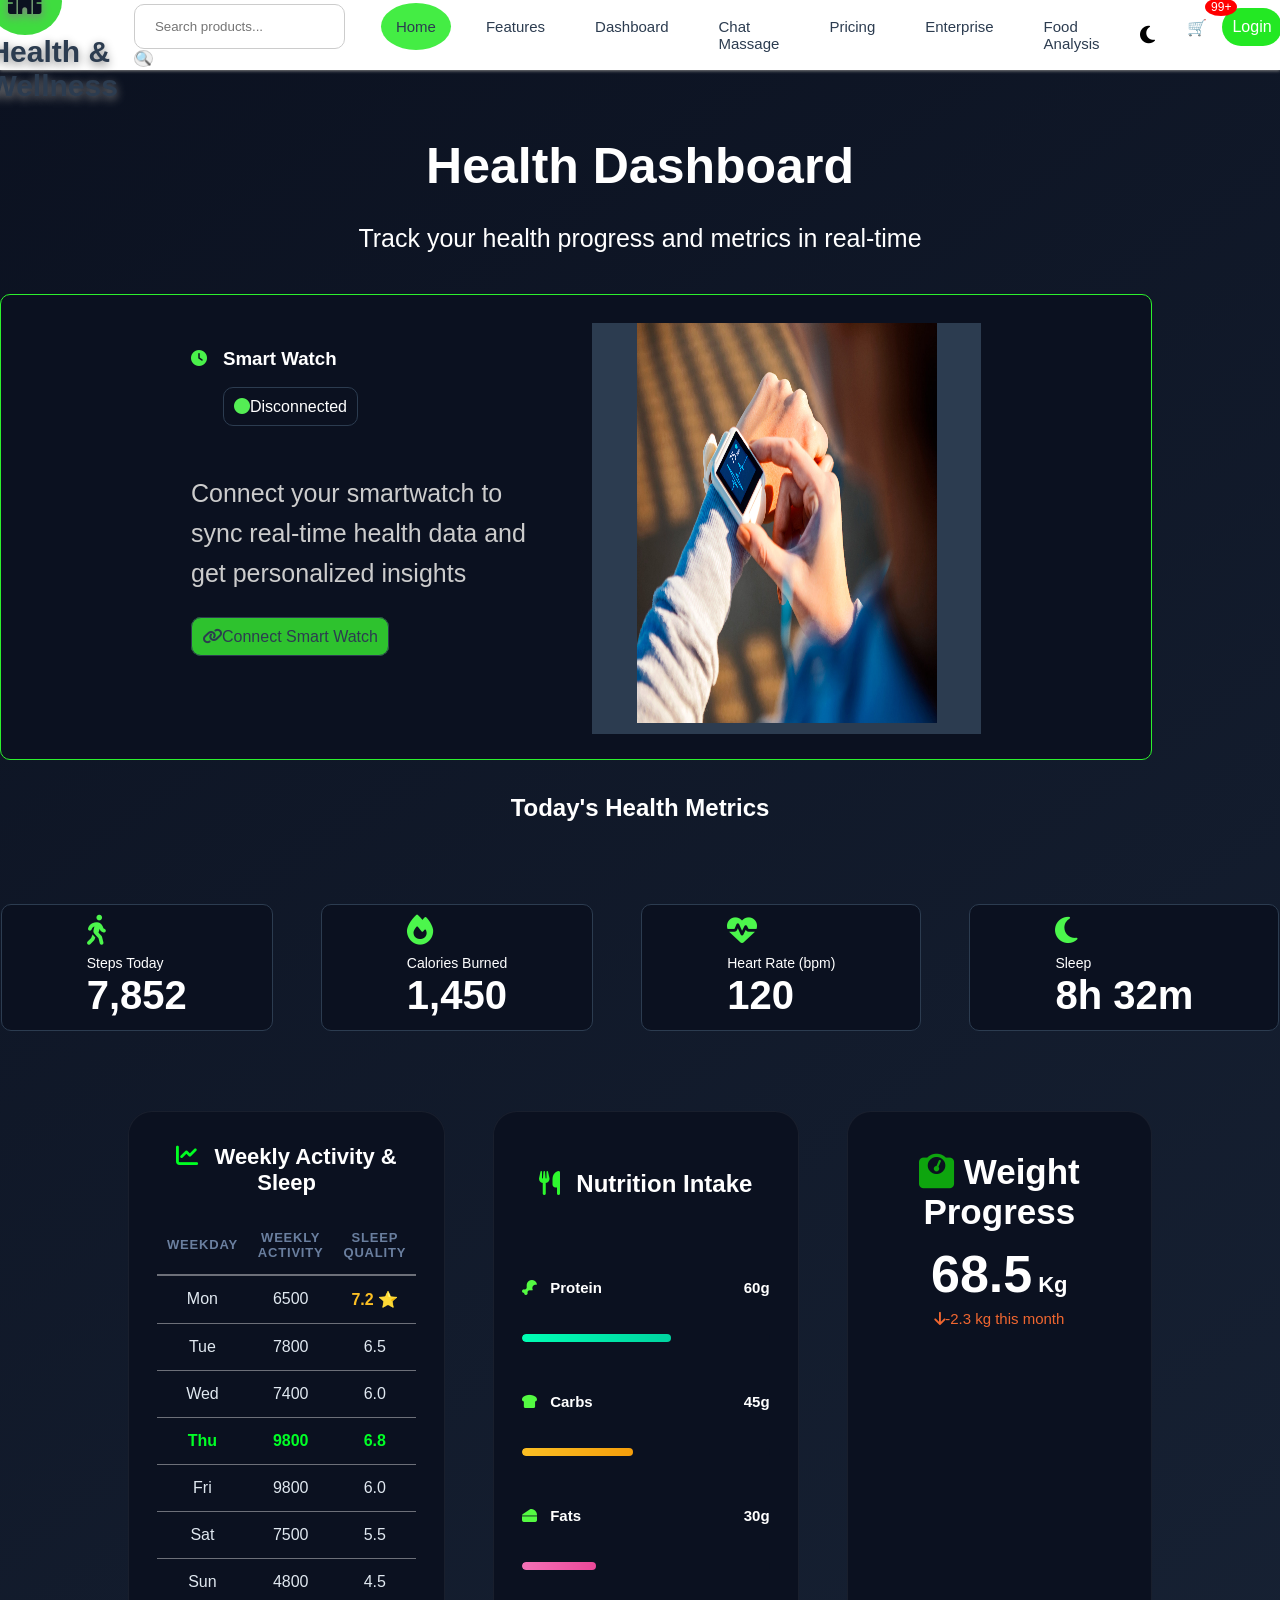
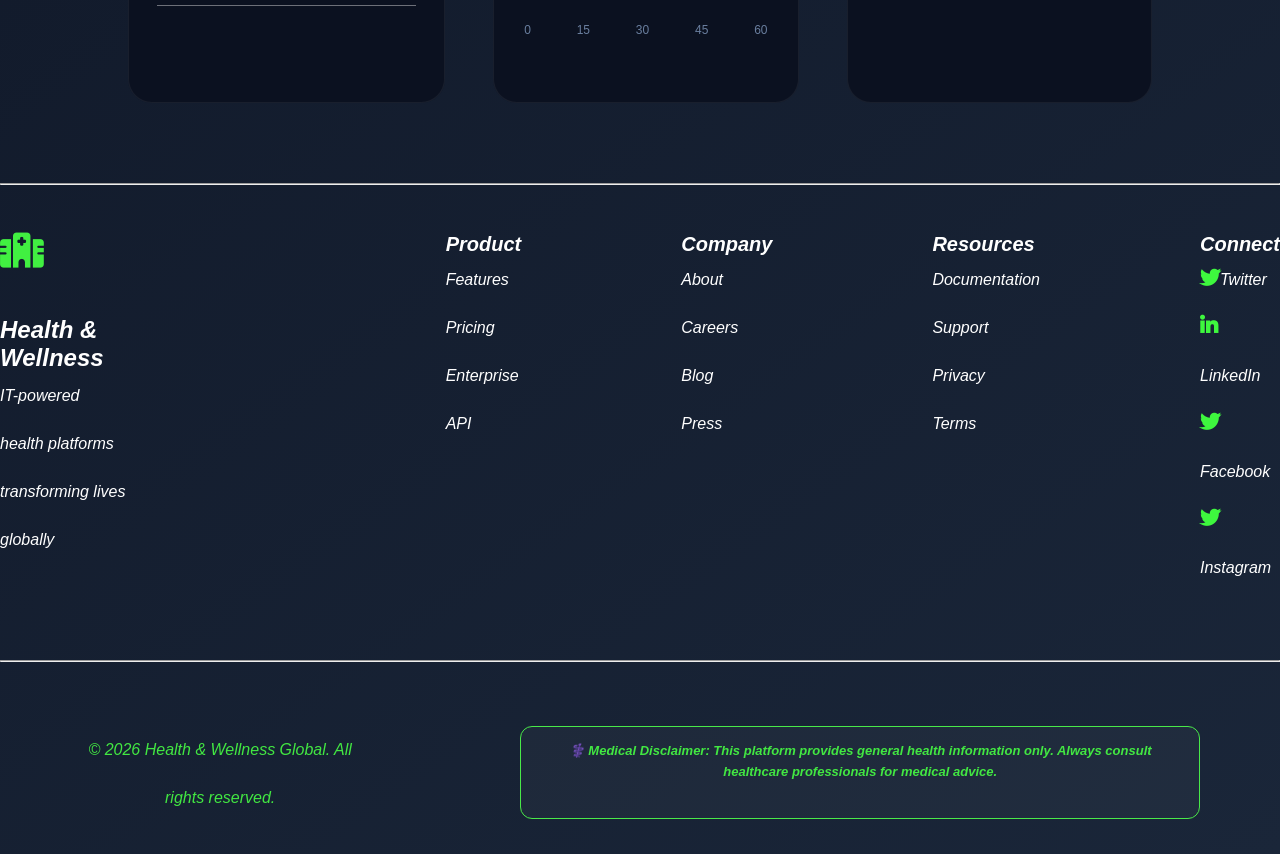
<file: Dashboard.html>
<!DOCTYPE html>
<html lang="en">

<head>
    <meta charset="UTF-8">
    <meta name="viewport" content="width=device-width, initial-scale=1.0">
    <title>Health & Wellness Global Platform</title>
</head>

<link rel="stylesheet" href="style.css">

<!-- Font Awesome -->
<link rel="stylesheet" href="https://cdnjs.cloudflare.com/ajax/libs/font-awesome/6.5.0/css/all.min.css">

<body>

     <header>
    <nav>
        <div class="All-container">

            <div class="Logo">
                <a href="index.html"><i class="fas fa-hospital"></i>Health & Wellness</a>
            </div>

            <div class="search-bar">
                <input type="text" placeholder="Search products...">
                <button>🔍</button>
            </div>

            <!-- ===== HAMBURGER MENU (Mobile/Tablet အတွက်) ===== -->
            <input type="checkbox" id="menu-toggle">
            <label for="menu-toggle" class="hamburger">
                <span></span>
                <span></span>
                <span></span>
            </label>

            <ul class="menu">
                <li><a href="index.html" class="active">Home</a></li>
                <li><a href="Features.html">Features</a></li>
                <li><a href="Dashboard.html">Dashboard</a></li>
                <li><a href="Chat Massage.html">Chat Massage</a></li>
                <li><a href="Pricing.html">Pricing</a></li>
                <li><a href="Enterprise.html">Enterprise</a></li>
                <li><a href="Food analysis.html">Food Analysis</a></li>
            </ul>

            <div class="both-container">
                <div class="dark-light">
                    <a href="#"><i class="fas fa-moon"></i></a>
                </div>
                <div class="user-action">
                    <a href="Cart.html" class="cart">
                        🛒 <span class="cart-count">99+</span>
                    </a>
                    <a href="Login.html" class="login-btn">Login</a>
                </div>
            </div>

        </div>
    </nav>
</header>

    <main>
        <section id="dashboard-section">
            <div class="dashboard-card">
                <!-- header ------------------- -->
                <div class="header">
                    <div class="title">
                        <h2>Health Dashboard</h2>
                        <p>Track your health progress and metrics in real-time</p>
                    </div>
                    <!-- left ---------------------------- -->
                    <div class="health-check">
                        <div class="left">

                            <div class="badge">
                                <i class="fas fa-clock"></i>Live
                            </div>


                            <!-- Smart Watch Status-------------------- -->
                            <div class="device-status">
                                <div class="device-container">
                                    <div class="device-icon">
                                        <i class="fas fa-clock"></i>
                                    </div>

                                    <div class="device-info">
                                        <h3>Smart Watch</h3>
                                        <span class="status-offline">
                                            <i class="fas fa-circle"></i>Disconnected
                                        </span>
                                    </div>
                                </div>

                                <!-- Description -->
                                <p class="stats">
                                    Connect your smartwatch to sync real-time health data and get personalized insights
                                </p>

                                <div class="device-action">
                                    <a href="#" class="connect-btn">
                                        <i class="fas fa-link"></i>Connect Smart Watch
                                    </a>
                                </div>

                            </div>
                        </div>
                        <!-- right------------------------ -->
                        <div class="right">
                            <img src="health project  smart watch-img.jpg" width="300px" height="400px" alt="">
                        </div>
                    </div>

                    <!-- stats -->
                    <h1>Today's Health Metrics</h1>
                    <div class="health-icon">
                        <!-- 1 -->
                        <div class="stat-item">
                            <div class="icon">
                                <i class="fas fa-walking"></i>
                            </div>
                            <span class="label">Steps Today</span>
                            <span class="number">7,852</span>
                        </div>
                        <!-- 2 -->
                        <div class="stat-item">
                            <div class="icon">
                                <i class="fas fa-fire"></i>
                            </div>
                            <span class="label">Calories Burned</span>
                            <span class="number">1,450</span>
                        </div>
                        <!-- 2 -->
                        <div class="stat-item">
                            <div class="icon">
                                <i class="fas fa-heartbeat"></i>
                            </div>
                            <span class="label">Heart Rate (bpm)</span>
                            <span class="number">120</span>
                        </div>
                        <!-- 3 -->
                        <div class="stat-item">
                            <div class="icon">
                                <i class="fas fa-moon"></i>
                            </div>
                            <span class="label">Sleep</span>
                            <span class="number">8h 32m</span>
                        </div>

                    </div>
                </div>
        </section>

         <section id="table-section">
            <div class="control-3table">
                <div class="table1-container">
                    <h2><i class="fas fa-chart-line"></i> Weekly Activity & Sleep </h2>

                    <table>
                        <thead>
                            <tr>
                                <th>Weekday</th>
                                <th>Weekly Activity</th>
                                <th>Sleep Quality</th>
                            </tr>
                        </thead>

                        <tbody>
                            <tr>
                                <td>Mon</td>
                                <td>6500</td>
                                <td>7.2 ⭐</td>
                            </tr>
                            <tr>
                                <td>Tue</td>
                                <td>7800</td>
                                <td>6.5</td>
                            </tr>
                            <tr>
                                <td>Wed</td>
                                <td>7400</td>
                                <td>6.0</td>
                            </tr>
                            <tr>
                                <td>Thu</td>
                                <td>9800</td>
                                <td>6.8</td>
                            </tr>
                            <tr>
                                <td>Fri</td>
                                <td>9800</td>
                                <td>6.0</td>
                            </tr>
                            <tr>
                                <td>Sat</td>
                                <td>7500</td>
                                <td>5.5</td>
                            </tr>
                            <tr>
                                <td>Sun</td>
                                <td>4800</td>
                                <td>4.5</td>
                            </tr>

                        </tbody>
                    </table>
                </div>

                <div class="table2-container">
                    <div class="nutrition-card">
                        <h2><i class="fas fa-utensils"></i>Nutrition Intake</h2>

                        <!-- protein -->
                        <div class="nutrient">
                            <div class="nutrient-header">
                                <span class="nutrient-label"><i class="fas fa-drumstick-bite"></i>Protein</span>
                                <span class="nutrient-value">60g</span>
                            </div>

                            <div class="progress-bar">
                                <div class="progress-protein" style="width: 60%;"></div>
                            </div>
                        </div>

                        <!-- carbs -->
                        <div class="nutrient">
                            <div class="nutrient-header">
                                <span class="nutrient-label"><i class="fas fa-bread-slice"></i>Carbs</span>
                                <span class="nutrient-value">45g</span>
                            </div>

                            <div class="progress-bar">
                                <div class="progress-carbs" style="width: 45%;"></div>
                            </div>
                        </div>

                        <!-- fats  -->
                        <div class="nutrient">
                            <div class="nutrient-header">
                                <span class="nutrient-label"><i class="fas fa-cheese"></i>Fats</span>
                                <span class="nutrient-value">30g</span>
                            </div>

                            <div class="progress-bar">
                                <div class="progress-fats" style="width: 30%;"></div>
                            </div>
                        </div>


                        <!-- scale ---------------------------- -->
                        <div class="scale">
                            <span>0</span>
                            <span>15</span>
                            <span>30</span>
                            <span>45</span>
                            <span>60</span>
                        </div>
                    </div>

                </div>

                <!-- weight card ----------------------------------------- -->
                <div class="weight-card">
                    <div class="weight-header">
                        <h2><i class="fas fa-weight-scale"></i>Weight Progress</h2>
                        <span class="badge">📉 -2.3 kg this month</span>
                    </div>

                    <div class="weight-body">
                        <span class="weight-number">68.5</span>
                        <span class="weight-unit">Kg</span>
                    </div>

                    <div class="weight-footer">
                        <span class="change-negative">
                            <i class="fas fa-arrow-down"></i>-2.3 kg this month
                        </span>
                    </div>
                </div>
            </div>
        </section>
    </main>

    <hr>
    <footer>
        <div class="footer">
            <div class="footer-container">

                <!-- brand  -->
                <div class="footer-brand">
                    <i class="fas fa-hospital"></i>
                    <h2>Health & Wellness</h2>
                    <p>IT-powered health platforms transforming lives globally</p>
                </div>

                <!-- links -->

                <div class="footer-links">
                    <div class="link-group">
                        <h4>Product</h4>
                        <ul>
                            <li><a href="#">Features</a></li>
                            <li><a href="#">Pricing</a></li>
                            <li><a href="#">Enterprise</a></li>
                            <li><a href="#">API</a></li>
                        </ul>
                    </div>
                    <div class="link-group">
                        <h4>Company</h4>
                        <ul>
                            <li><a href="#">About</a></li>
                            <li><a href="#">Careers</a></li>
                            <li><a href="#">Blog</a></li>
                            <li><a href="#">Press</a></li>
                        </ul>
                    </div>
                    <div class="link-group">
                        <h4>Resources</h4>
                        <ul>
                            <li><a href="#">Documentation</a></li>
                            <li><a href="#">Support</a></li>
                            <li><a href="#">Privacy</a></li>
                            <li><a href="#">Terms</a></li>
                        </ul>
                    </div>
                    <div class="link-group">
                        <h4>Connect</h4>
                        <ul>
                            <li><a href="#"><i class="fab fa-twitter"></i>Twitter</a></li>

                            <li><a href="#"><i class="fab fa-linkedin-in"></i> LinkedIn</a></li>

                            <li><a href="#"><i class="fab fa-twitter"></i>Facebook</a></li>

                            <li><a href="#"><i class="fab fa-twitter"></i>Instagram</a></li>
                        </ul>
                    </div>
                </div>
            </div>

            <hr>
            <!-- Botton ===================== -->
            <div class="footer-bottom">
                <p>&copy; 2026 Health &amp; Wellness Global. All rights reserved.</p>
                <p class="disclaimer">
                    ⚕️ Medical Disclaimer: This platform provides general health information only. Always consult
                    healthcare professionals for medical advice.
                </p>
            </div>
        </div>
    </footer>

    </body>
    </html>
</file>
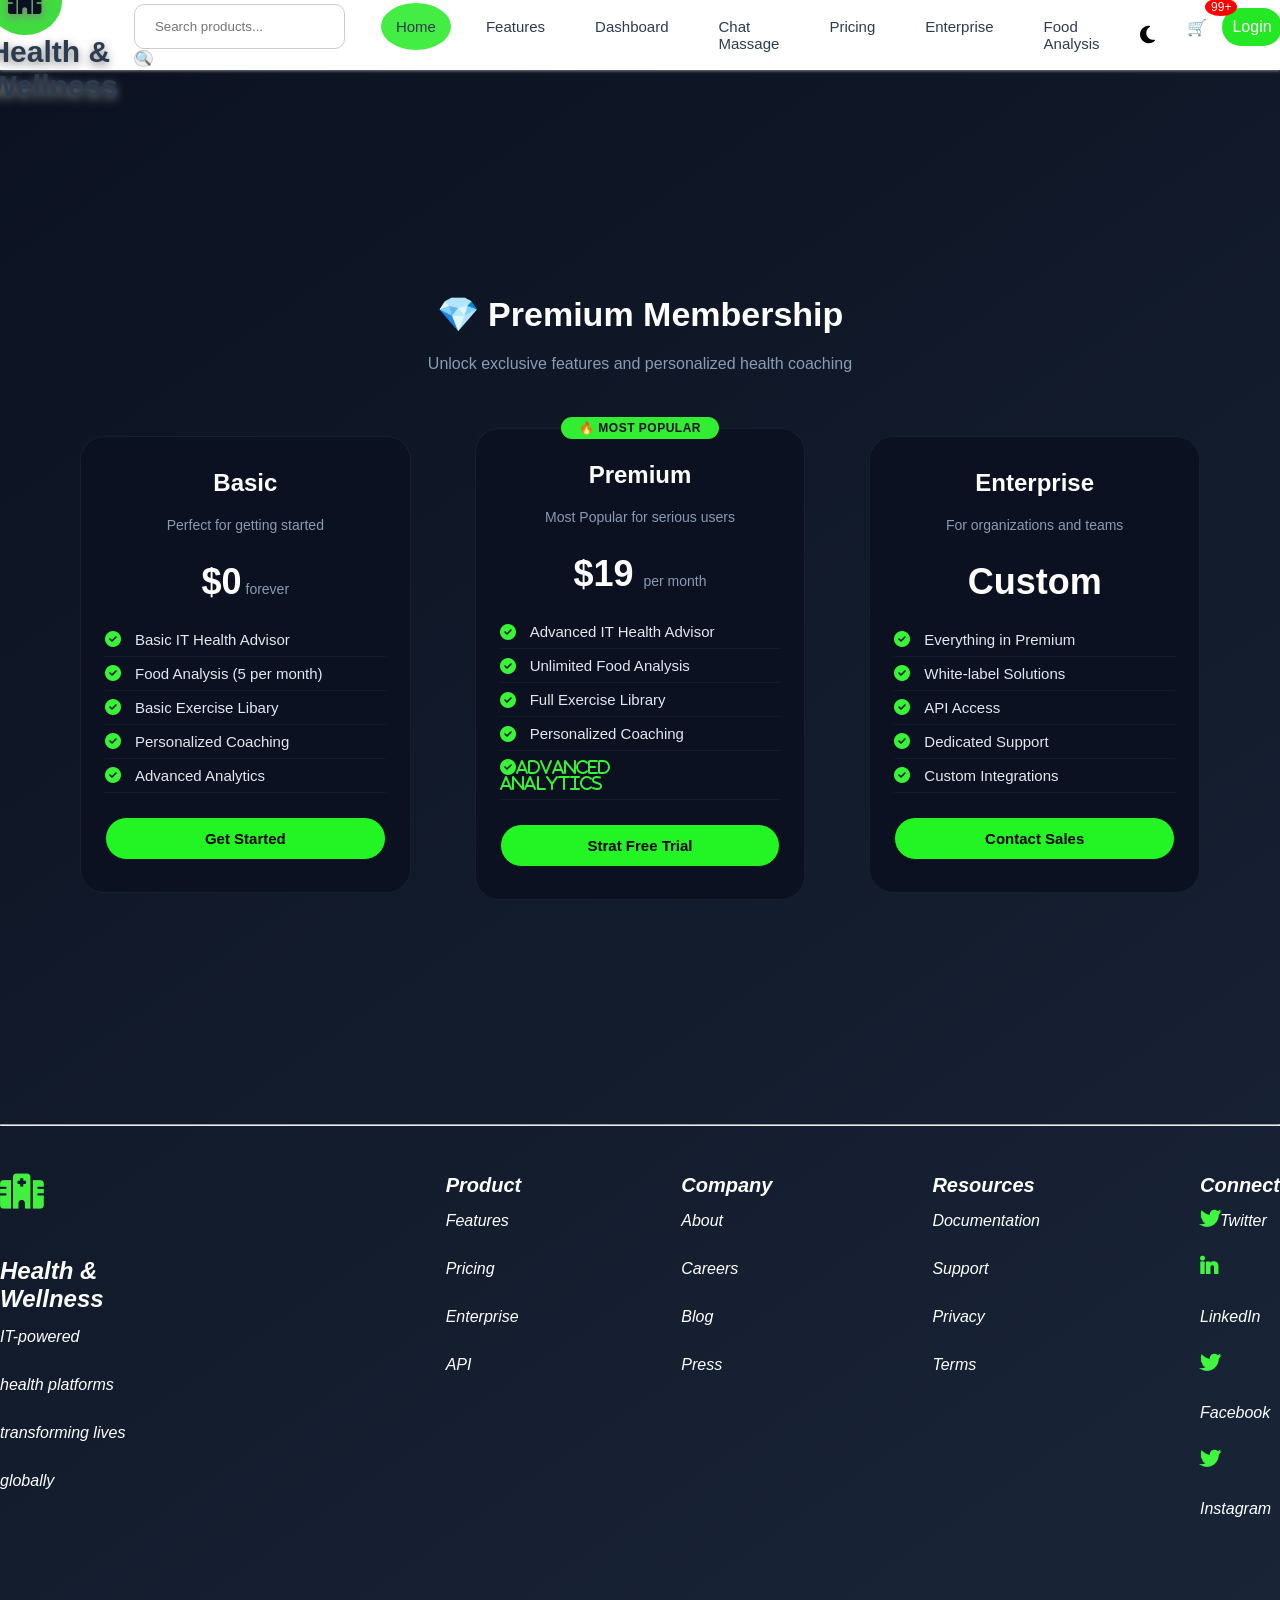
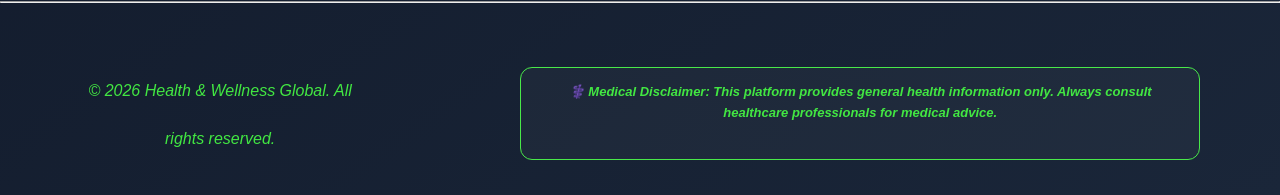
<file: Enterprise.html>
<!DOCTYPE html>
<html lang="en">

<head>
    <meta charset="UTF-8">
    <meta name="viewport" content="width=device-width, initial-scale=1.0">
    <title>Health & Wellness Global Platform</title>
</head>

<link rel="stylesheet" href="style.css">

<!-- Font Awesome -->
<link rel="stylesheet" href="https://cdnjs.cloudflare.com/ajax/libs/font-awesome/6.5.0/css/all.min.css">

<body>

     <header>
    <nav>
        <div class="All-container">

            <div class="Logo">
                <a href="index.html"><i class="fas fa-hospital"></i>Health & Wellness</a>
            </div>

            <div class="search-bar">
                <input type="text" placeholder="Search products...">
                <button>🔍</button>
            </div>

            <!-- ===== HAMBURGER MENU (Mobile/Tablet အတွက်) ===== -->
            <input type="checkbox" id="menu-toggle">
            <label for="menu-toggle" class="hamburger">
                <span></span>
                <span></span>
                <span></span>
            </label>

            <ul class="menu">
                <li><a href="index.html" class="active">Home</a></li>
                <li><a href="Features.html">Features</a></li>
                <li><a href="Dashboard.html">Dashboard</a></li>
                <li><a href="Chat Massage.html">Chat Massage</a></li>
                <li><a href="Pricing.html">Pricing</a></li>
                <li><a href="Enterprise.html">Enterprise</a></li>
                <li><a href="Food analysis.html">Food Analysis</a></li>
            </ul>

            <div class="both-container">
                <div class="dark-light">
                    <a href="#"><i class="fas fa-moon"></i></a>
                </div>
                <div class="user-action">
                    <a href="Cart.html" class="cart">
                        🛒 <span class="cart-count">99+</span>
                    </a>
                    <a href="Login.html" class="login-btn">Login</a>
                </div>
            </div>

        </div>
    </nav>
</header>
    <main>
        <section id="pricing-section">
            <div class="pricing-container">
                <h2>💎 Premium Membership</h2>
                <p class="subtitle">Unlock exclusive features and personalized health coaching</p>

                <div class="pricing-grid">

                    <!-- Basic================================ -->
                    <div class=" pricing-card basic-card">
                        <div class="card-header">
                            <h3>Basic</h3>
                            <p>Perfect for getting started</p>
                            <span class="price">$0<small> forever</small></span>
                        </div>

                        <ul class="features">
                            <li><i class="fas fa-check-circle"></i>Basic IT Health Advisor</li>

                            <li><i class="fas fa-check-circle"></i>Food Analysis (5 per month)</li>

                            <li><i class="fas fa-check-circle"></i>Basic Exercise Libary</li>

                            <li><i class="fas fa-check-circle"></i>Personalized Coaching</li>

                            <li><i class="fas fa-check-circle"></i>Advanced Analytics</li>

                        </ul>
                        <a href="#" class="btn">Get Started</a>
                    </div>



                    <!-- Premiun (Most Popular============================) -->
                    <div class="pricing-card premiunm popular">
                        <span class="badge">🔥 Most Popular</span>

                        <div class="card-header">
                            <h3>Premium</h3>
                            <p>Most Popular for serious users</p>
                            <span class="price">$19 <small>per month</small></span>

                            <ul class="features">
                                <li><i class="fas fa-check-circle"></i>Advanced IT Health Advisor</li>

                                <li><i class="fas fa-check-circle"></i>Unlimited Food Analysis</li>

                                <li><i class="fas fa-check-circle"></i>Full Exercise Library</li>

                                <li><i class="fas fa-check-circle"></i>Personalized Coaching</li>

                                <li><i class="fas fa-check-circle">Advanced Analytics</i></li>
                            </ul>
                            <a href="#" class="btn premiunm-btn">Strat Free Trial</a>
                        </div>
                    </div>

                    <!-- Enterprise =============================================== -->
                    <div class="pricing-card enterprise">
                        <div class="card-header">
                            <h3>Enterprise</h3>
                            <p>For organizations and teams</p>
                            <span class="price">Custom</span>
                            <ul class="features">
                                <li><i class="fas fa-check-circle"></i> Everything in Premium</li>
                                <li><i class="fas fa-check-circle"></i> White-label Solutions</li>
                                <li><i class="fas fa-check-circle"></i> API Access</li>
                                <li><i class="fas fa-check-circle"></i> Dedicated Support</li>
                                <li><i class="fas fa-check-circle"></i> Custom Integrations</li>
                            </ul>
                            <a href="#" class="btn">Contact Sales</a>
                        </div>
                    </div>
                </div>
        </section>
    </main>
<hr>
    <footer>
        <di class="footer">
            <div class="footer-container">

                <!-- brand  -->
                <div class="footer-brand">
                    <i class="fas fa-hospital"></i>
                    <h2>Health & Wellness</h2>
                    <p>IT-powered health platforms transforming lives globally</p>
                </div>

                <!-- links -->

                <div class="footer-links">
                    <div class="link-group">
                        <h4>Product</h4>
                        <ul>
                            <li><a href="#">Features</a></li>
                            <li><a href="#">Pricing</a></li>
                            <li><a href="#">Enterprise</a></li>
                            <li><a href="#">API</a></li>
                        </ul>
                    </div>
                    <div class="link-group">
                        <h4>Company</h4>
                        <ul>
                            <li><a href="#">About</a></li>
                            <li><a href="#">Careers</a></li>
                            <li><a href="#">Blog</a></li>
                            <li><a href="#">Press</a></li>
                        </ul>
                    </div>
                    <div class="link-group">
                        <h4>Resources</h4>
                        <ul>
                            <li><a href="#">Documentation</a></li>
                            <li><a href="#">Support</a></li>
                            <li><a href="#">Privacy</a></li>
                            <li><a href="#">Terms</a></li>
                        </ul>
                    </div>
                    <div class="link-group">
                        <h4>Connect</h4>
                        <ul>
                            <li><a href="#"><i class="fab fa-twitter"></i>Twitter</a></li>

                            <li><a href="#"><i class="fab fa-linkedin-in"></i> LinkedIn</a></li>

                            <li><a href="#"><i class="fab fa-twitter"></i>Facebook</a></li>

                            <li><a href="#"><i class="fab fa-twitter"></i>Instagram</a></li>
                        </ul>
                    </div>
                </div>
            </div>

            <hr>
            <!-- Botton ===================== -->
            <div class="footer-bottom">
                <p>&copy; 2026 Health &amp; Wellness Global. All rights reserved.</p>
                <p class="disclaimer">
                    ⚕️ Medical Disclaimer: This platform provides general health information only. Always consult
                    healthcare professionals for medical advice.
                </p>
            </div>
        </div>
    </footer>

    </body>
    </html>
</file>
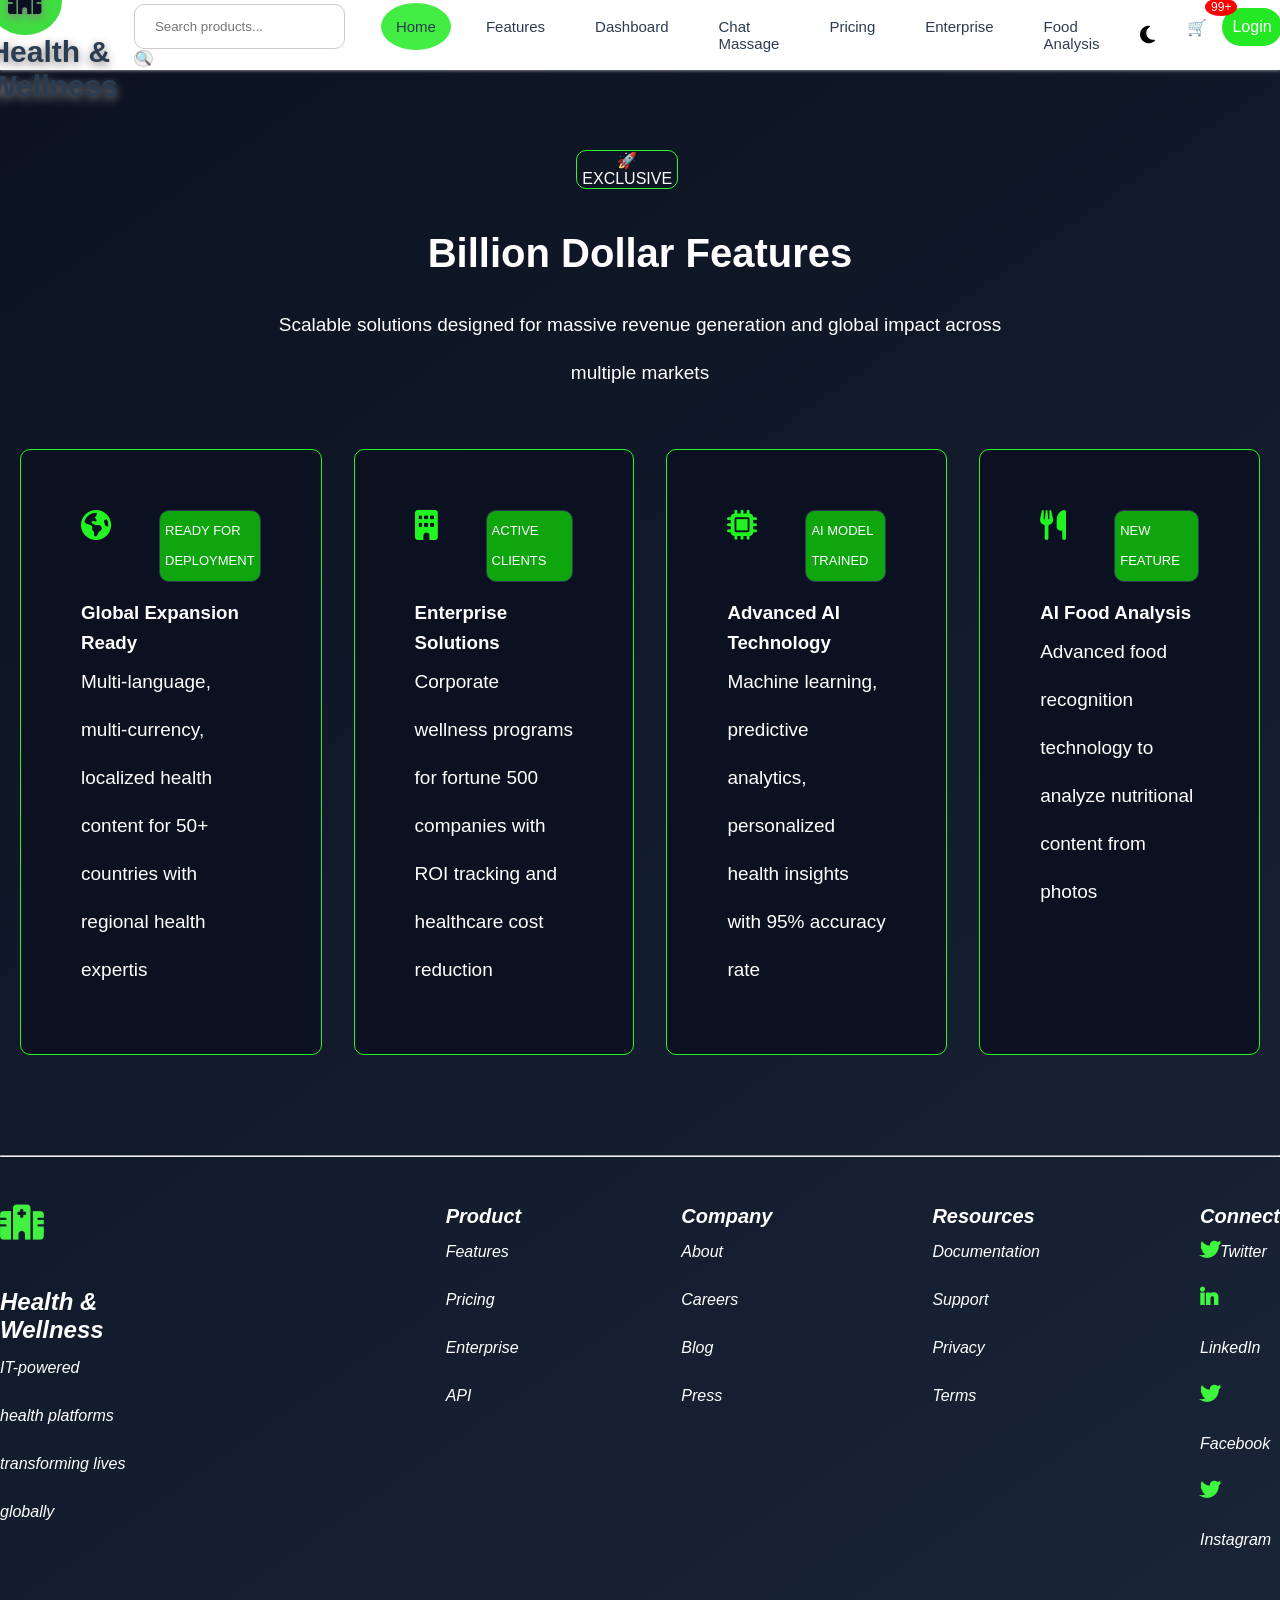
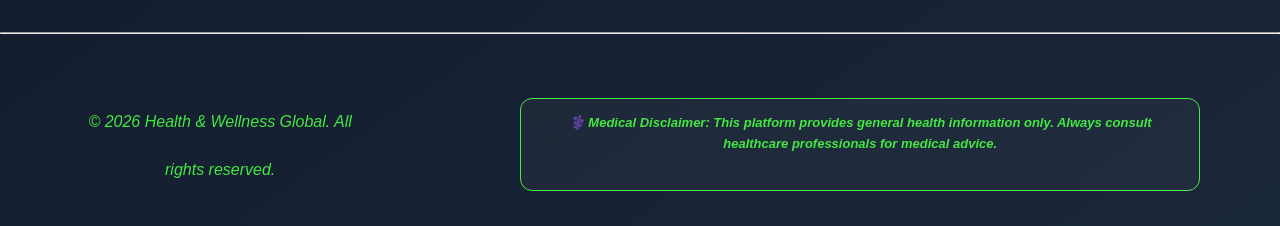
<file: Features.html>
<!DOCTYPE html>
<html lang="en">

<head>
    <meta charset="UTF-8">
    <meta name="viewport" content="width=device-width, initial-scale=1.0">
    <title>Health & Wellness Global Platform</title>
</head>

<link rel="stylesheet" href="style.css">

<!-- Font Awesome -->
<link rel="stylesheet" href="https://cdnjs.cloudflare.com/ajax/libs/font-awesome/6.5.0/css/all.min.css">

<body>

     <header>
    <nav>
        <div class="All-container">

            <div class="Logo">
                <a href="index.html"><i class="fas fa-hospital"></i>Health & Wellness</a>
            </div>

            <div class="search-bar">
                <input type="text" placeholder="Search products...">
                <button>🔍</button>
            </div>

            <!-- ===== HAMBURGER MENU (Mobile/Tablet အတွက်) ===== -->
            <input type="checkbox" id="menu-toggle">
            <label for="menu-toggle" class="hamburger">
                <span></span>
                <span></span>
                <span></span>
            </label>

            <ul class="menu">
                <li><a href="index.html" class="active">Home</a></li>
                <li><a href="Features.html">Features</a></li>
                <li><a href="Dashboard.html">Dashboard</a></li>
                <li><a href="Chat Massage.html">Chat Massage</a></li>
                <li><a href="Pricing.html">Pricing</a></li>
                <li><a href="Enterprise.html">Enterprise</a></li>
                <li><a href="Food analysis.html">Food Analysis</a></li>
            </ul>

            <div class="both-container">
                <div class="dark-light">
                    <a href="#"><i class="fas fa-moon"></i></a>
                </div>
                <div class="user-action">
                    <a href="Cart.html" class="cart">
                        🛒 <span class="cart-count">99+</span>
                    </a>
                    <a href="Login.html" class="login-btn">Login</a>
                </div>
            </div>

        </div>
    </nav>
</header>
    <main>
         <section id="feature-section">
            <div class="container">
                <!-- badge new -->

                <div class="new-badge">
                    🚀 EXCLUSIVE
                </div>


                <!-- heading new -->
                <h2>Billion Dollar Features</h2>
                <p class="subtitle">
                    Scalable solutions designed for massive revenue generation and global impact across<br> multiple
                    markets
                </p>
                <div class="features-grid">
                    <!-- card 1 -->
                    <div class="feature-card">
                        <div class="real-tag">
                            <span class="tag">
                                <i class="fas fa-globe-americas"></i>
                            </span>
                            <span class="label">READY FOR DEPLOYMENT</span>
                        </div>
                        <h3>Global Expansion Ready</h3>
                        <p>Multi-language, multi-currency, localized health content for 50+ countries with regional
                            health expertis</p>
                    </div>

                    <!-- card 2 -->
                    <div class="feature-card">
                        <div class="real-tag">
                            <span class="tag">
                                <i class="fas fa-building"></i>
                            </span>
                            <span class="label">ACTIVE CLIENTS</span>
                        </div>
                        <h3>Enterprise Solutions</h3>
                        <p>Corporate wellness programs for fortune 500 companies with ROI tracking and healthcare cost
                            reduction</p>
                    </div>

                    <!-- card 3 -->
                    <div class="feature-card">
                        <div class="real-tag">
                            <span class="tag">
                                <i class="fas fa-microchip"></i>
                            </span>
                            <span class="label">AI MODEL TRAINED</span>
                        </div>
                        <h3>Advanced AI Technology</h3>
                        <p>Machine learning, predictive analytics, personalized health insights with 95% accuracy rate
                        </p>
                    </div>

                    <!-- card 4 -->
                    <div class="feature-card">
                        <div class="real-tag">
                            <span class="tag">
                                <i class="fas fa-utensils"></i>
                            </span>
                            <span class="label">NEW FEATURE</span>
                        </div>
                        <h3>AI Food Analysis</h3>
                        <p>Advanced food recognition technology to analyze nutritional content from photos</p>
                    </div>
                </div>
            </div>

        </section>

    </main>

    <hr>
    <footer>
        <div class="footer">
            <div class="footer-container">

                <!-- brand  -->
                <div class="footer-brand">
                    <i class="fas fa-hospital"></i>
                    <h2>Health & Wellness</h2>
                    <p>IT-powered health platforms transforming lives globally</p>
                </div>

                <!-- links -->

                <div class="footer-links">
                    <div class="link-group">
                        <h4>Product</h4>
                        <ul>
                            <li><a href="#">Features</a></li>
                            <li><a href="#">Pricing</a></li>
                            <li><a href="#">Enterprise</a></li>
                            <li><a href="#">API</a></li>
                        </ul>
                    </div>
                    <div class="link-group">
                        <h4>Company</h4>
                        <ul>
                            <li><a href="#">About</a></li>
                            <li><a href="#">Careers</a></li>
                            <li><a href="#">Blog</a></li>
                            <li><a href="#">Press</a></li>
                        </ul>
                    </div>
                    <div class="link-group">
                        <h4>Resources</h4>
                        <ul>
                            <li><a href="#">Documentation</a></li>
                            <li><a href="#">Support</a></li>
                            <li><a href="#">Privacy</a></li>
                            <li><a href="#">Terms</a></li>
                        </ul>
                    </div>
                    <div class="link-group">
                        <h4>Connect</h4>
                        <ul>
                            <li><a href="#"><i class="fab fa-twitter"></i>Twitter</a></li>

                            <li><a href="#"><i class="fab fa-linkedin-in"></i> LinkedIn</a></li>

                            <li><a href="#"><i class="fab fa-twitter"></i>Facebook</a></li>

                            <li><a href="#"><i class="fab fa-twitter"></i>Instagram</a></li>
                        </ul>
                    </div>
                </div>
            </div>

            <hr>
            <!-- Botton ===================== -->
            <div class="footer-bottom">
                <p>&copy; 2026 Health &amp; Wellness Global. All rights reserved.</p>
                <p class="disclaimer">
                    ⚕️ Medical Disclaimer: This platform provides general health information only. Always consult
                    healthcare professionals for medical advice.
                </p>
            </div>
        </div>
    </footer>

    </body>
    </html>
</file>
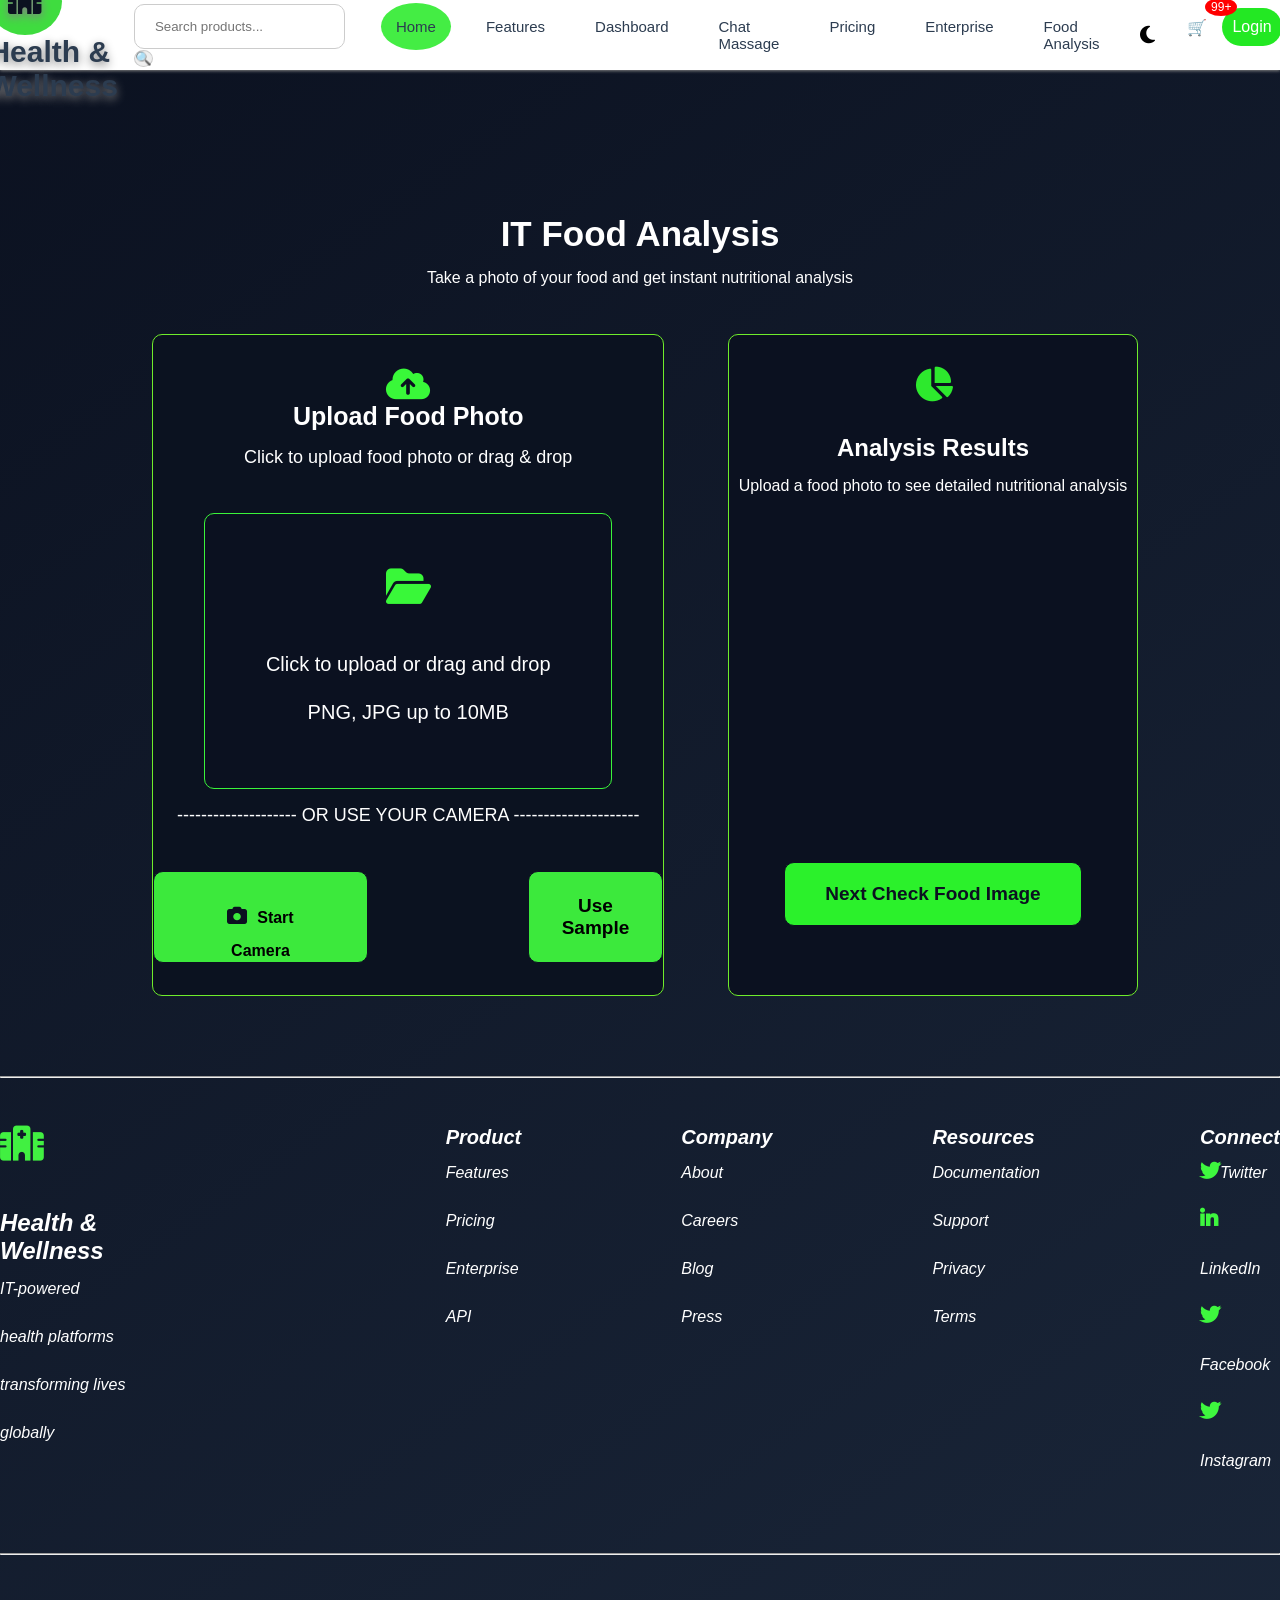
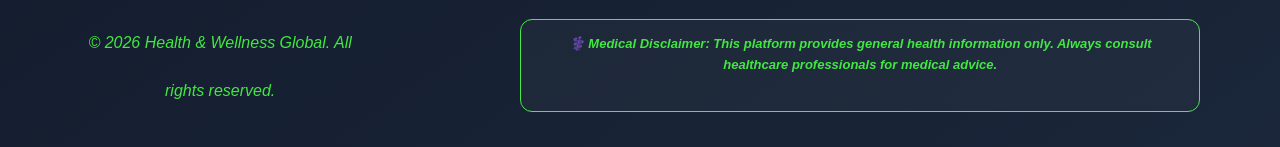
<file: Food analysis.html>
<!DOCTYPE html>
<html lang="en">

<head>
    <meta charset="UTF-8">
    <meta name="viewport" content="width=device-width, initial-scale=1.0">
    <title>Health & Wellness Global Platform</title>
</head>

<link rel="stylesheet" href="style.css">

<!-- Font Awesome -->
<link rel="stylesheet" href="https://cdnjs.cloudflare.com/ajax/libs/font-awesome/6.5.0/css/all.min.css">

<body>

     <header>
    <nav>
        <div class="All-container">

            <div class="Logo">
                <a href="index.html"><i class="fas fa-hospital"></i>Health & Wellness</a>
            </div>

            <div class="search-bar">
                <input type="text" placeholder="Search products...">
                <button>🔍</button>
            </div>

            <!-- ===== HAMBURGER MENU (Mobile/Tablet အတွက်) ===== -->
            <input type="checkbox" id="menu-toggle">
            <label for="menu-toggle" class="hamburger">
                <span></span>
                <span></span>
                <span></span>
            </label>

            <ul class="menu">
                <li><a href="index.html" class="active">Home</a></li>
                <li><a href="Features.html">Features</a></li>
                <li><a href="Dashboard.html">Dashboard</a></li>
                <li><a href="Chat Massage.html">Chat Massage</a></li>
                <li><a href="Pricing.html">Pricing</a></li>
                <li><a href="Enterprise.html">Enterprise</a></li>
                <li><a href="Food analysis.html">Food Analysis</a></li>
            </ul>

            <div class="both-container">
                <div class="dark-light">
                    <a href="#"><i class="fas fa-moon"></i></a>
                </div>
                <div class="user-action">
                    <a href="Cart.html" class="cart">
                        🛒 <span class="cart-count">99+</span>
                    </a>
                    <a href="Login.html" class="login-btn">Login</a>
                </div>
            </div>

        </div>
    </nav>
</header>

    <main>
        <section id="food-analysis">
            <div class="container">

                <!-- Badge  -->
                <div class="badge">🆕 NEW FEATURE</div>

                <!-- heading  -->
                <h2>IT Food Analysis</h2>
                <p class="subtitle">Take a photo of your food and get instant nutritional analysis</p>
                <div class="check-food-result">
                    <!-- Upload Area  -->
                    <div class="upload-area">
                        <div class="upload-box">
                            <i class="fas fa-cloud-upload-alt"></i>
                            <h3>Upload Food Photo</h3>
                            <p>Click to upload food photo or drag & drop</p>
                            <button class="upload-btn"><i class="fas fa-folder-open"></i><br>
                                <p>Click to upload or drag and
                                    drop<br> PNG, JPG up to 10MB</p>
                            </button><br>

                            <p>--------------------  OR USE YOUR CAMERA  ---------------------</p>
                            <div class="camera-check">
                                <button class="camera"><i class="fas fa-camera"></i>Start Camera</button>
                                <button class="sample">Use Sample</button>
                            </div>
                        </div>
                    </div>

                    <!-- Analysis Results  -->

                    <div class="results">
                        <div class="result-box">
                            <i class="fas fa-chart-pie"></i>
                            <h1>Analysis Results</h1>
                            <p>Upload a food photo to see detailed nutritional analysis</p>
                            <button class="sample-btn">Next Check Food Image</button>
                        </div>
                    </div>
                </div>
            </div>
        </section>
    </main>

    <hr>
      <footer>
        <div class="footer">
            <div class="footer-container">

                <!-- brand  -->
                <div class="footer-brand">
                    <i class="fas fa-hospital"></i>
                    <h2>Health & Wellness</h2>
                    <p>IT-powered health platforms transforming lives globally</p>
                </div>

                <!-- links -->

                <div class="footer-links">
                    <div class="link-group">
                        <h4>Product</h4>
                        <ul>
                            <li><a href="#">Features</a></li>
                            <li><a href="#">Pricing</a></li>
                            <li><a href="#">Enterprise</a></li>
                            <li><a href="#">API</a></li>
                        </ul>
                    </div>
                    <div class="link-group">
                        <h4>Company</h4>
                        <ul>
                            <li><a href="#">About</a></li>
                            <li><a href="#">Careers</a></li>
                            <li><a href="#">Blog</a></li>
                            <li><a href="#">Press</a></li>
                        </ul>
                    </div>
                    <div class="link-group">
                        <h4>Resources</h4>
                        <ul>
                            <li><a href="#">Documentation</a></li>
                            <li><a href="#">Support</a></li>
                            <li><a href="#">Privacy</a></li>
                            <li><a href="#">Terms</a></li>
                        </ul>
                    </div>
                    <div class="link-group">
                        <h4>Connect</h4>
                        <ul>
                            <li><a href="#"><i class="fab fa-twitter"></i>Twitter</a></li>

                            <li><a href="#"><i class="fab fa-linkedin-in"></i> LinkedIn</a></li>

                            <li><a href="#"><i class="fab fa-twitter"></i>Facebook</a></li>

                            <li><a href="#"><i class="fab fa-twitter"></i>Instagram</a></li>
                        </ul>
                    </div>
                </div>
            </div>

            <hr>
            <!-- Botton ===================== -->
            <div class="footer-bottom">
                <p>&copy; 2026 Health &amp; Wellness Global. All rights reserved.</p>
                <p class="disclaimer">
                    ⚕️ Medical Disclaimer: This platform provides general health information only. Always consult
                    healthcare professionals for medical advice.
                </p>
            </div>
        </div>
    </footer>

</body>

</html>
</file>
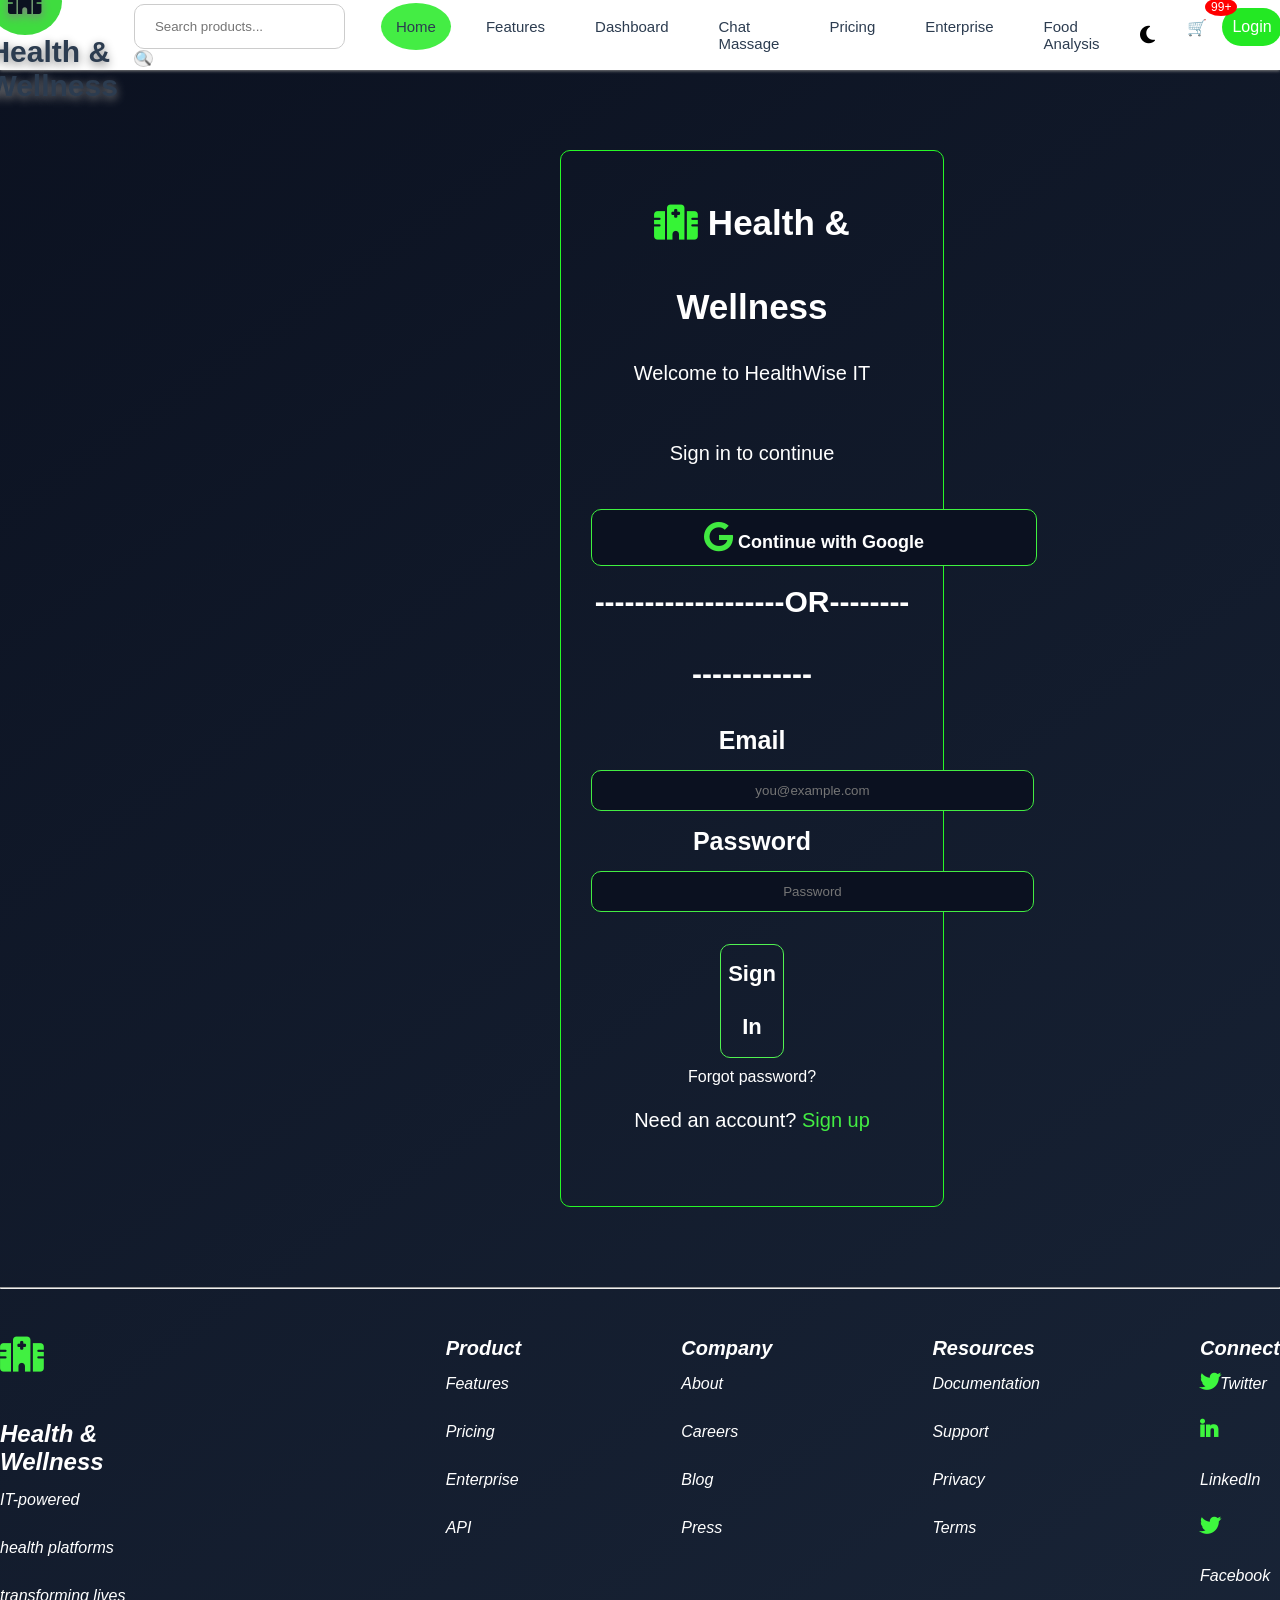
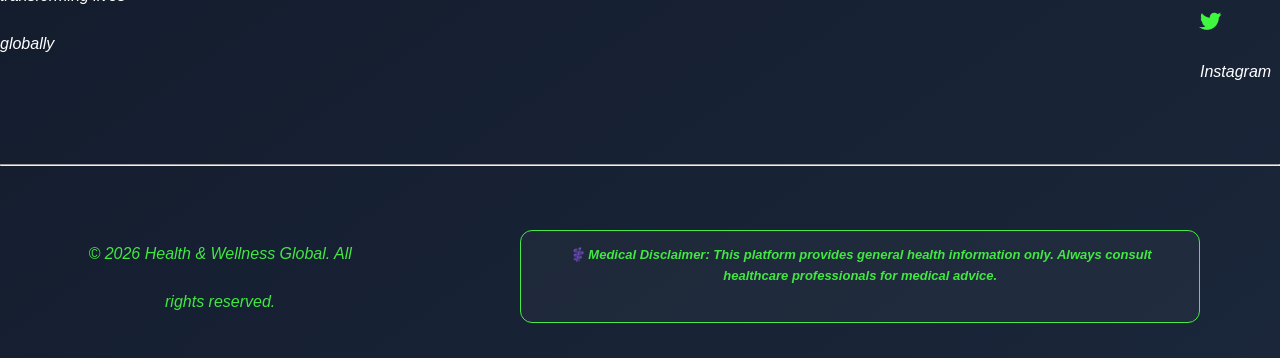
<file: Login.html>
<!DOCTYPE html>
<html lang="en">

<head>
    <meta charset="UTF-8">
    <meta name="viewport" content="width=device-width, initial-scale=1.0">
    <title>Health & Wellness Global Platform</title>
</head>

<link rel="stylesheet" href="style.css">

<!-- Font Awesome -->
<link rel="stylesheet" href="https://cdnjs.cloudflare.com/ajax/libs/font-awesome/6.5.0/css/all.min.css">
<!-- icon link  -->
<link rel="shortcut icon" href="img/Screenshot 2026-07-29 003750.png" type="image/x-icon">
<body>

     <header>
    <nav>
        <div class="All-container">

            <div class="Logo">
                <a href="index.html"><i class="fas fa-hospital"></i>Health & Wellness</a>
            </div>

            <div class="search-bar">
                <input type="text" placeholder="Search products...">
                <button>🔍</button>
            </div>

            <!-- ===== HAMBURGER MENU (Mobile/Tablet အတွက်) ===== -->
            <input type="checkbox" id="menu-toggle">
            <label for="menu-toggle" class="hamburger">
                <span></span>
                <span></span>
                <span></span>
            </label>

            <ul class="menu">
                <li><a href="index.html" class="active">Home</a></li>
                <li><a href="Features.html">Features</a></li>
                <li><a href="Dashboard.html">Dashboard</a></li>
                <li><a href="Chat Massage.html">Chat Massage</a></li>
                <li><a href="Pricing.html">Pricing</a></li>
                <li><a href="Enterprise.html">Enterprise</a></li>
                <li><a href="Food analysis.html">Food Analysis</a></li>
            </ul>

            <div class="both-container">
                <div class="dark-light">
                    <a href="#"><i class="fas fa-moon"></i></a>
                </div>
                <div class="user-action">
                    <a href="Cart.html" class="cart">
                        🛒 <span class="cart-count">99+</span>
                    </a>
                    <a href="Login.html" class="login-btn">Login</a>
                </div>
            </div>

        </div>
    </nav>
</header>

    <main>

        <section id="login-container">
            <div class="login-card">

                <!-- logo/brand -->
                 <div class="brand">
                    <h1><i class="fas fa-hospital"></i>  Health & Wellness</h1>
                    <p>Welcome to HealthWise IT</p>
                 </div>

                 <!-- Sing in text  -->
                  <p class="signin-text">Sign in to continue</p>

                  <button class="google-btn">
                    <i class="fab fa-google"></i> Continue with Google
                  </button>

                  <!-- OR Doivider -->
                   <div class="divider">
                    <span>-------------------OR--------------------</span>
                   </div>

                   <!-- form  -->
                    <form>
                        <div class="input-group">
                            <label>Email</label><br>
                            <input type="email" placeholder="you@example.com">
                        </div>

                        <div class="input-group">
                            <label>Password</label><br>
                            <input type="password" placeholder="Password">
                        </div>
                        <div class="link">
                     <a href="sign in.html">Sign In</a>
                     </div>
                    </form>

                    <!-- forgot password  -->
                     <a href="#" class="forgot-link">Forgot password?</a>

                     <!-- Sign up  -->
                      <p class="signup-text">
                        Need an account? <a href="#">Sign up</a>
                      </p>
            </div>
        </section>
    
        <hr>

         <footer>
        <div class="footer">
            <div class="footer-container">

                <!-- brand  -->
                <div class="footer-brand">
                    <i class="fas fa-hospital"></i>
                    <h2>Health & Wellness</h2>
                    <p>IT-powered health platforms transforming lives globally</p>
                </div>

                <!-- links -->

                <div class="footer-links">
                    <div class="link-group">
                        <h4>Product</h4>
                        <ul>
                            <li><a href="#">Features</a></li>
                            <li><a href="#">Pricing</a></li>
                            <li><a href="#">Enterprise</a></li>
                            <li><a href="#">API</a></li>
                        </ul>
                    </div>
                    <div class="link-group">
                        <h4>Company</h4>
                        <ul>
                            <li><a href="#">About</a></li>
                            <li><a href="#">Careers</a></li>
                            <li><a href="#">Blog</a></li>
                            <li><a href="#">Press</a></li>
                        </ul>
                    </div>
                    <div class="link-group">
                        <h4>Resources</h4>
                        <ul>
                            <li><a href="#">Documentation</a></li>
                            <li><a href="#">Support</a></li>
                            <li><a href="#">Privacy</a></li>
                            <li><a href="#">Terms</a></li>
                        </ul>
                    </div>
                    <div class="link-group">
                        <h4>Connect</h4>
                        <ul>
                            <li><a href="#"><i class="fab fa-twitter"></i>Twitter</a></li>

                            <li><a href="#"><i class="fab fa-linkedin-in"></i> LinkedIn</a></li>

                            <li><a href="#"><i class="fab fa-twitter"></i>Facebook</a></li>

                            <li><a href="#"><i class="fab fa-twitter"></i>Instagram</a></li>
                        </ul>
                    </div>
                </div>
            </div>

            <hr>

            <!-- Botton ===================== -->
            <div class="footer-bottom">
                <p>&copy; 2026 Health &amp; Wellness Global. All rights reserved.</p>
                <p class="disclaimer">
                    ⚕️ Medical Disclaimer: This platform provides general health information only. Always consult
                    healthcare professionals for medical advice.
                </p>
            </div>
        </div>
    </footer>
    </body>
    </html>
        
    </main>
</file>
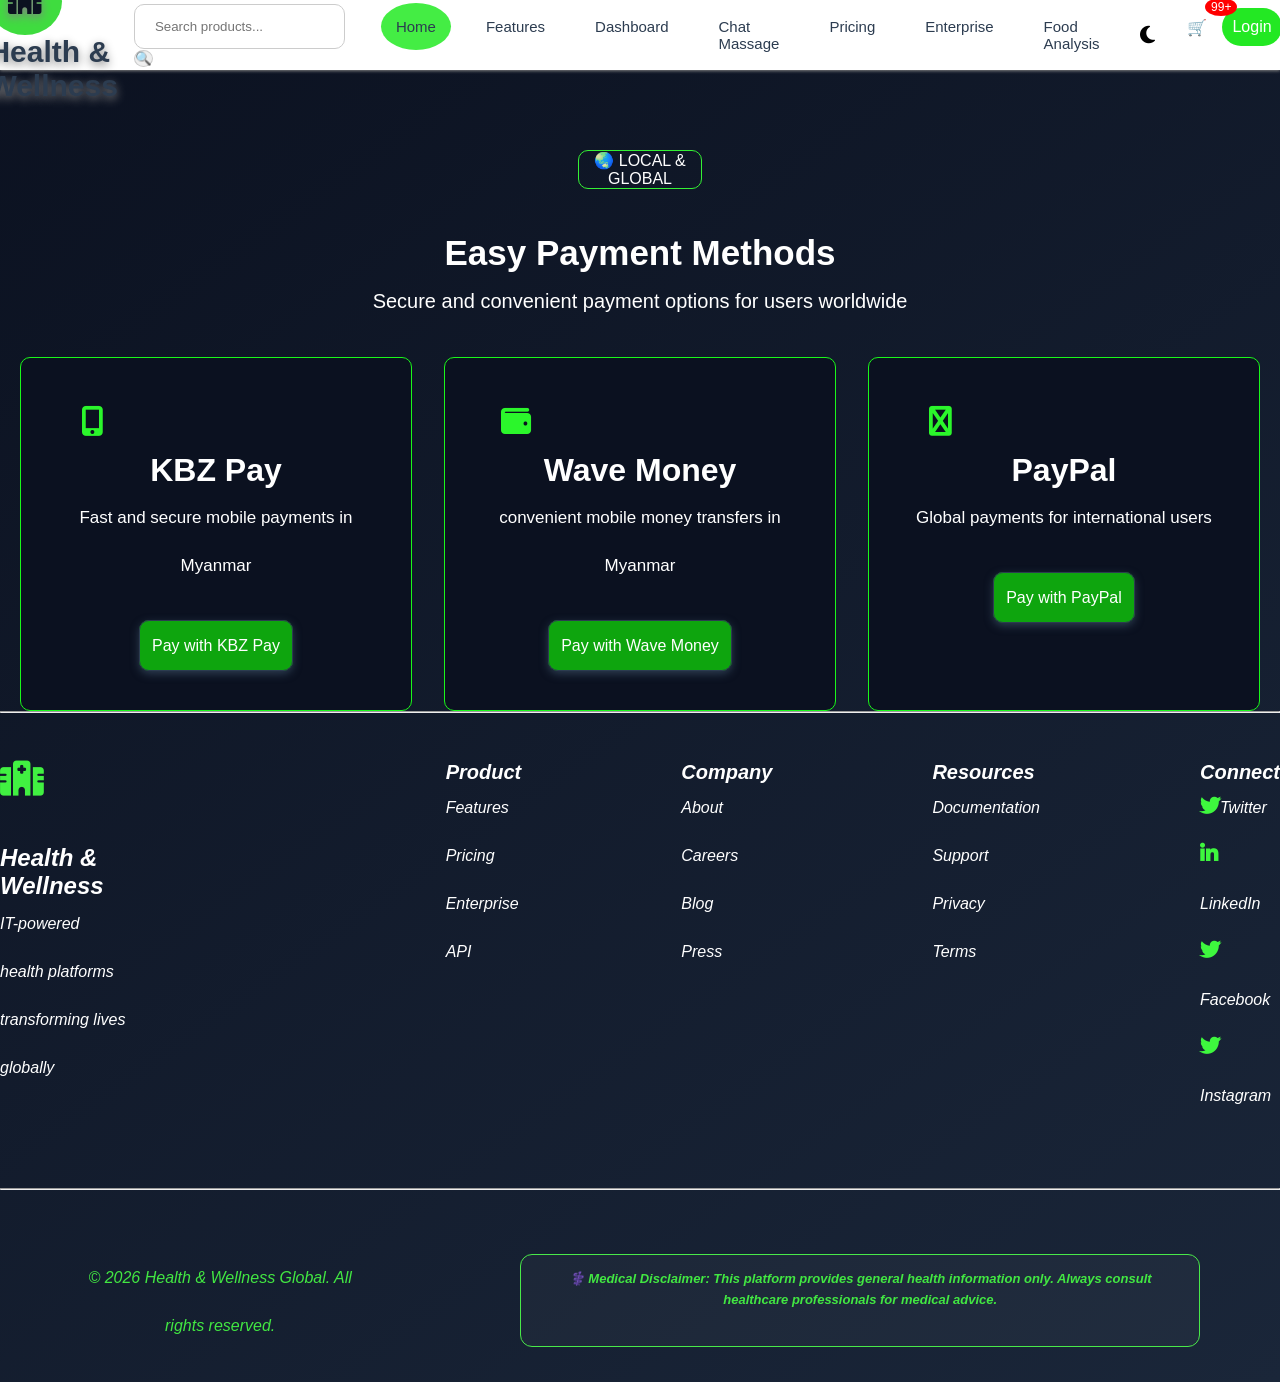
<file: Pricing.html>
<!DOCTYPE html>
<html lang="en">

<head>
    <meta charset="UTF-8">
    <meta name="viewport" content="width=device-width, initial-scale=1.0">
    <title>Health & Wellness Global Platform</title>
</head>

<link rel="stylesheet" href="style.css">

<!-- Font Awesome -->
<link rel="stylesheet" href="https://cdnjs.cloudflare.com/ajax/libs/font-awesome/6.5.0/css/all.min.css">

<body>

     <header>
    <nav>
        <div class="All-container">

            <div class="Logo">
                <a href="index.html"><i class="fas fa-hospital"></i>Health & Wellness</a>
            </div>

            <div class="search-bar">
                <input type="text" placeholder="Search products...">
                <button>🔍</button>
            </div>

            <!-- ===== HAMBURGER MENU (Mobile/Tablet အတွက်) ===== -->
            <input type="checkbox" id="menu-toggle">
            <label for="menu-toggle" class="hamburger">
                <span></span>
                <span></span>
                <span></span>
            </label>

            <ul class="menu">
                <li><a href="index.html" class="active">Home</a></li>
                <li><a href="Features.html">Features</a></li>
                <li><a href="Dashboard.html">Dashboard</a></li>
                <li><a href="Chat Massage.html">Chat Massage</a></li>
                <li><a href="Pricing.html">Pricing</a></li>
                <li><a href="Enterprise.html">Enterprise</a></li>
                <li><a href="Food analysis.html">Food Analysis</a></li>
            </ul>

            <div class="both-container">
                <div class="dark-light">
                    <a href="#"><i class="fas fa-moon"></i></a>
                </div>
                <div class="user-action">
                    <a href="Cart.html" class="cart">
                        🛒 <span class="cart-count">99+</span>
                    </a>
                    <a href="Login.html" class="login-btn">Login</a>
                </div>
            </div>

        </div>
    </nav>
</header>
    <main>
        <section id="payment-section">
            <div class="payment-container">
                <div class="payment-local">
                    🌏 LOCAL & GLOBAL
                </div>

                <!-- heading next -->
                <h2>Easy Payment Methods</h2>
                <p class="subtitle">
                    Secure and convenient payment options for users worldwide
                </p>

                <div class="payment-grid">

                    <!-- card 1 -->
                    <div class="payment-card">
                        <div class="pay-icon">
                            <i class="fas fa-mobile-alt"></i>
                        </div>
                        <h3>KBZ Pay</h3>
                        <p>Fast and secure mobile payments in Myanmar</p>
                        <a href="#" class="btn">Pay with KBZ Pay</a>
                    </div>
                    <!-- card 2 -->
                    <div class="payment-card">
                        <div class="pay-icon">
                            <i class="fas fa-wallet"></i>
                        </div>
                        <h3>Wave Money</h3>
                        <p>convenient mobile money transfers in Myanmar</p>
                        <a href="#" class="btn">Pay with Wave Money</a>
                    </div>
                    <!-- card3 -->
                    <div class="payment-card">
                        <div class="pay-icon">
                            <i class="fas fa-paypal"></i>
                        </div>
                        <h3>PayPal</h3>
                        <p>Global payments for international users</p>
                        <a href="#" class="btn">Pay with PayPal</a>
                    </div>
                </div>
            </div>
        </section>
    </main>

    <hr>
    <footer>
        <div class="footer">
            <div class="footer-container">

                <!-- brand  -->
                <div class="footer-brand">
                    <i class="fas fa-hospital"></i>
                    <h2>Health & Wellness</h2>
                    <p>IT-powered health platforms transforming lives globally</p>
                </div>

                <!-- links -->

                <div class="footer-links">
                    <div class="link-group">
                        <h4>Product</h4>
                        <ul>
                            <li><a href="#">Features</a></li>
                            <li><a href="#">Pricing</a></li>
                            <li><a href="#">Enterprise</a></li>
                            <li><a href="#">API</a></li>
                        </ul>
                    </div>
                    <div class="link-group">
                        <h4>Company</h4>
                        <ul>
                            <li><a href="#">About</a></li>
                            <li><a href="#">Careers</a></li>
                            <li><a href="#">Blog</a></li>
                            <li><a href="#">Press</a></li>
                        </ul>
                    </div>
                    <div class="link-group">
                        <h4>Resources</h4>
                        <ul>
                            <li><a href="#">Documentation</a></li>
                            <li><a href="#">Support</a></li>
                            <li><a href="#">Privacy</a></li>
                            <li><a href="#">Terms</a></li>
                        </ul>
                    </div>
                    <div class="link-group">
                        <h4>Connect</h4>
                        <ul>
                            <li><a href="#"><i class="fab fa-twitter"></i>Twitter</a></li>

                            <li><a href="#"><i class="fab fa-linkedin-in"></i> LinkedIn</a></li>

                            <li><a href="#"><i class="fab fa-twitter"></i>Facebook</a></li>

                            <li><a href="#"><i class="fab fa-twitter"></i>Instagram</a></li>
                        </ul>
                    </div>
                </div>
            </div>

            <hr>
            <!-- Botton ===================== -->
            <div class="footer-bottom">
                <p>&copy; 2026 Health &amp; Wellness Global. All rights reserved.</p>
                <p class="disclaimer">
                    ⚕️ Medical Disclaimer: This platform provides general health information only. Always consult
                    healthcare professionals for medical advice.
                </p>
            </div>
        </div>
    </footer>

</body>

</html>
</file>
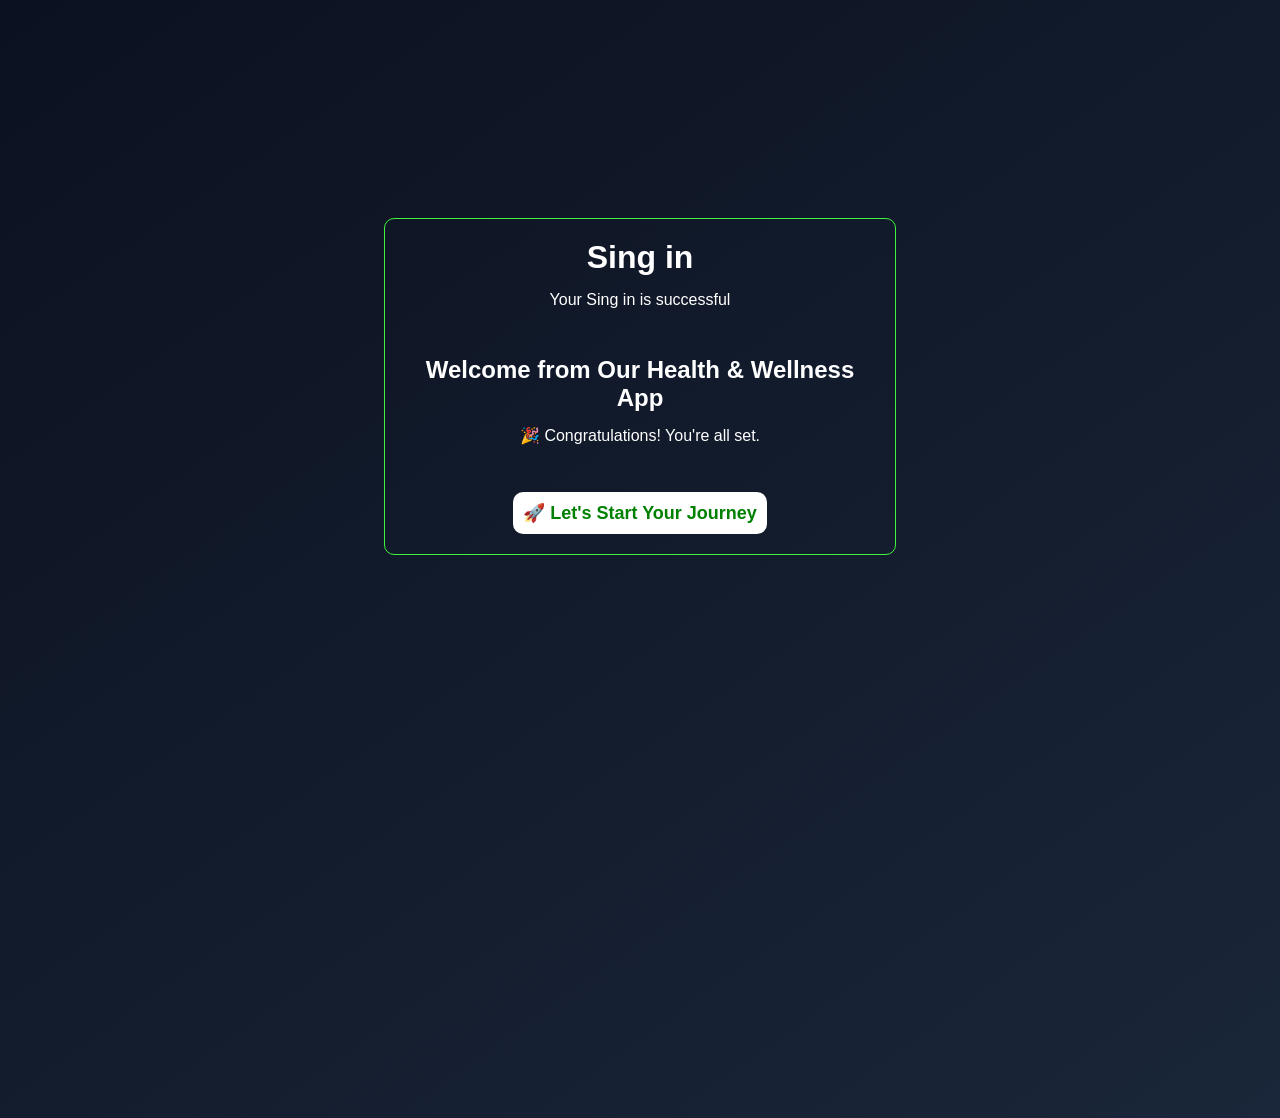
<file: sign in.html>
<!DOCTYPE html>
<html lang="en">
<head>
    <meta charset="UTF-8">
    <meta name="viewport" content="width=di, initial-scale=1.0">
    <title>Sign in</title>

    <link rel="stylesheet" href="style.css">
</head>
<body>

    <div class="sign-in">
        <div class="sign-in-container">
            <h1>Sing in</h1>

            <p> Your Sing in is successful <i class="fas fa-check-circle"></i></p>
            <h2> <i class="fas fa-hand-peace"></i> Welcome from Our Health & Wellness App</h2>
           <p>🎉 Congratulations! You're all set.</p>
            <button> 🚀 Let's Start Your Journey</button>
        </div>
    </div>
    
</body>
</html>
</file>
<file: style.css>
* {
    margin: 0;
    padding: 0;
    box-sizing: border-box;
}

body {
    width: 100%;
    font-family: 'Arial', sans-serif;
    background: linear-gradient(145deg, #0b1120 0%, #1a2639 100%);
    min-height: 100vh;
}

header {
    box-shadow: 0 1px 3px gray;
    background-color: white;
    width: 100%;
    position: sticky;
    top: 0;
    z-index: 1000;


}

nav {
    display: flex;
    justify-content: center;
    height: 70px;
    width: 100%;
    padding: 20px;
}

.All-container {
    display: flex;
    justify-content: center;
    gap: 1rem;
    align-items: center;
}
.All-container .hamburger{
    background: white;

}
.both-container {
    display: flex;
    justify-content: center;
    gap: 2rem;
    align-items: center;
    margin-bottom: 1rem
}

/* logo ------------------ */
.Logo a {
    font-size: 30px;
    font-weight: bold;
    text-shadow: 0 3px 10px gray;
    transition: .3s ease;
    text-decoration: none;
    color: #2c3c50;
    margin-bottom: 3rem;
}

.Logo a:hover {
    transform: translateY(-10px);
}

.Logo a i {
    color: #0b1120;
    font-size: 27px;
    text-shadow: 1px solid #0b1120;
    background-color: rgb(63, 220, 63);
    border-radius: 50%;
    padding: 20px;
}

/* search bar -------------------1 */
.search-bar input {
    border-radius: 10px;
    padding: 14px 20px;
    align-items: center;
    border: 1px solid #ccc;
    transition: .3s ease;
}

.search-bar input:hover {
    transform: translateY(-10px);
}

.search-bar button {
    align-items: center;
    border: 1px solid #ccc;
    transition: .3s ease;
    border-radius: 50%;
}

.search-bar button:hover {
    transform: translateY(-10px);
}

/* menu ---------------------- */
.menu {
    display: flex;
    justify-content: center;
    list-style-type: none;
}

.menu a {
    display: flex;
    justify-content: center;
    padding: 15px;
    text-decoration: none;
    font-size: 15px;
    color: #2c3c50;
    transition: .3s ease;
    cursor: pointer;
    background: white;
    gap: 2rem;
    margin-left: 20px;
    border-radius: 50%;
}

.menu a:hover {
    transform: translateY(-8px);
    background: rgb(53, 233, 53);
}

.menu .active {
    background: rgb(68, 237, 68);
}

/* .dark-light ------------------------------------ */
.both-container {
    padding: 10px;
    align-items: center;
}

.both-container .dark-light a i {
    font-size: 20px;
    gap: 1rem;
    text-decoration: none;
    transition: .3s ease;
    color:black;
    margin-top: 1rem;
}

.both-container .dark-light a:hover {
    transform: translateY(-10px);
}

/* login -------------------------- */
.user-action {
    display: flex;
    align-items: center;
    gap: 15px;
}

.user-action .cart {
    position: relative;
    text-decoration: none;
    font-family: 20px;
    color: #2c3c50;
}

.user-action .cart .cart-count {
    position: absolute;
    top: -20px;
    right: -30px;
    background: red;
    color: white;
    font-size: 12px;
    padding: 2px 6px;
    border-radius: 50%;
    transition: .3s ease;
}

.user-action .cart .cart-count:hover {
    transform: translateY(-10px);
}

.user-action .login-btn {
    background: rgb(35, 232, 35);
    color: white;
    text-decoration: none;
    border-radius: 20px;
    font-weight: 500;
    transition: background .3s;
    padding: 10px;
}

.user-action .login-btn:hover {
    transform: translateY(-10px);
}

/* health-hero ( container-left) -------------------------------------------- */
#health-hero {
    display: grid;
    grid-template-columns: repeat(2, 1fr);
    gap: 3rem;
    padding: 0 20px;
}


#health-hero .container-left {
    width: 100%;
    max-width: 1000px;
    backdrop-filter: blur(12px);
    padding: 60px 50px;
    text-align: left;
    color: white;
    align-items: center;
    margin-top: 3rem;
}

/* badge */
.container-left .badge {
    width: 88%;
    text-align: left;
    white-space: nowrap;
    background: rgba(0, 255, 180, 0.12);
    color: rgb(75, 237, 75);
    font-size: 12px;
    font-weight: 700;
    letter-spacing: 2px;
    padding: 8px 20px;
    border-radius: 50px;
    border: 1px solid rgba(0, 255, 180, 0.2);
    text-transform: uppercase;
    margin-bottom: 25px;
}

/* Headings */
.container-left h1 {
    font-size: 4rem;
    font-weight: 700;
    font-display: swap;
    color: #ffffff;
    line-height: 1.25;
    margin-bottom: 2rem;
    text-align: left;
}

.container-left .description {
    font-size: 23px;
    line-height: 1.7;
    color: #b0c4de;
    max-width: 750;
    margin: 0 auto 30px;
}

/* buttons */
.for-start {
    display: flex;
    justify-content: center;
    gap: 16px;
    flex-wrap: wrap;
    margin-bottom: 30px;
}

.for-start {
    display: flex;
    justify-content: center;
    align-items: center;
    text-align: center;
    margin: 3rem;
}

.for-start .btn-1 button {
    background-color: rgb(14, 165, 14);
    border-radius: 10px;
    border: 1px solid #0b1120;
    padding: 16px 40px;
    font-size: 16px;
    color: white;
    transition: .3s ease;
}

.for-start .btn-1 button:hover {
    transform: translateY(-8px);
}

.for-start .btn button {
    border-radius: 10px;
    border: 1px solid #ccc;
    padding: 16px 40px;
    font-size: 16px;
    color: #2c3c50;
    transition: .3s ease;
}

.for-start .btn button:hover {
    transform: translateY(-8px);
}

.btn-primary {
    display: inline-block;
    padding: 14px 34px;
    background: #00ffb4;
    font-weight: 700;
    font-size: 16px;
    border-radius: 50px;
    text-decoration: none;
    transition: .3s;
    box-shadow: 0 0 50px rgba(0, 255, 180, 0.2);
}

.btn-primary:hover {
    transform: translateY(-4px);
    box-shadow: 0 0 50px rgba(0, 255, 180, 0.4);
}

.btn-secondary {
    display: inline-block;
    padding: 14px 34px;
    background: transparent;
    color: #ffffff;
    font-weight: 600;
    font-size: 16px;
    border-radius: 50px;
    border: 1px solid rgba(255, 255, 255, 0.2);
    text-decoration: none;
    transition: .3s;
}

.btn-secondary:hover {
    background: rgba(255, 255, 255, 0.06);
    border-color: #00ffb4;
    transform: translateY(-4px);
}

.disclaimer {
    font-size: 13px;
    color: #6a7f9f;
    max-width: 750px;
    margin: 0 auto 35px;
    line-height: 1.6;
    background: rgba(255, 255, 255, 0.03);
    padding: 14px 20px;
    border-radius: 12px;
    border-left: 3px solid rgba(0, 255, 180, 0.2);
}

/* container-right ------ */

.container-right {
    display: flex;
    flex-direction: column;
    margin: auto 0;
    gap: 2rem;
    align-items: center;

}

.container-right .projection {
    border: 1px solid #ccc;
    background-color: white;
    align-items: center;
    margin: auto 0;
    padding: 30px;
    width: 75%;
    border-radius: 10px;
}

.container-right .projection .label {
    font-size: 16px;
    color: #2c3c50;
}

.container-right .projection .number {
    font-size: 3.5rem;
    color: rgb(14, 165, 14);
    font-weight: bold;
}

/* Stats */
.stats {
    display: flex;
    justify-content: center;
    gap: 2rem;
    padding-top: 10px;
    margin: auto 0;
    align-items: center;
}

.stat-item {
    border-radius: 10px;
    background-color: white;
    padding: 10px 85px;
}

.stat-item .number {
    font-size: 40px;
    font-weight: 800;
    color: #2c3c50;

}

.stat-item .label {
    display: flex;
    flex-direction: column;
    font-size: 14px;
    color: #2c3c50;
    font-weight: 500;
}

/* feature section ------------------------------------------------ */

#feature-section {
    width: 100%;
    height: auto;
    text-align: center;
    margin-top: 5rem;
    margin-bottom: 5rem;
}

#feature-section .container {
    color: white;
}

#feature-section .container .new-badge {
    border-radius: 10px;
    cursor: pointer;
    border: 1px solid rgb(46, 245, 46);
    text-align: center;
    margin: auto 0;
    width: 8%;
    margin-left: 45%;
    margin-bottom: 3rem;
}

.feature-card .real-tag .tag i {
    color: rgb(33, 244, 33);
}

.real-tag {
    display: flex;
    justify-content: center;
    gap: 3rem;
    margin-bottom: 1rem;
}

.real-tag .tag {
    font-size: 30px;
}

.real-tag .label {
    border-radius: 10px;
    border: 1px solid #2c3c50;
    padding: 5px;
    background-color: rgb(14, 165, 14);
    color: white;
    font-size: 13px;
    transition: .3s ease;
}

.real-tag .label:hover {
    transform: translateY(-10px);
    background-color: blue;
}

#feature-section .container h2,
p {
    line-height: 2rem;
    margin-bottom: 2rem;
}

#feature-section .container h2 {
    font-size: 40px;
}

#feature-section .container p {
    font-size: 19px;
}

#feature-section .container .features-grid {
    display: grid;
    grid-template-columns: repeat(4,1fr);
    gap: 2rem;
    padding: 20px;
}

.feature-card {
    border-radius: 10px;
    border: 1px solid rgb(41, 242, 41);
    padding: 60px;
    line-height: 30px;
    text-align: left;
    background: #0b1120;
}

/* payment section -------------------------------------- */
#payment-section {
    color: white;
    width: 100%;
    height: auto;
    margin-top: 5rem;
    padding: 0 20px;
}

.payment-container {
    text-align: center;
}

.payment-local {
    border-radius: 10px;
    border: 1px solid rgb(52, 241, 52);
    width: 10%;
    margin: auto 0;
    margin-left: 45%;
    margin-bottom: 2.5rem;
}

.payment-container h2 {
    font-size: 35px;
}

.payment-container p {
    font-size: 20px;
}

.payment-container h2,
p {
    line-height: 3rem;
}

.payment-grid {
    display: grid;
    grid-template-columns: repeat(3, 1fr);
    gap: 2rem;
}

.payment-card {
    border-radius: 10px;
    padding: 40px;
    border: 1px solid rgb(26, 247, 26);
    line-height: 3rem;
    background: #0b1120;

}

.payment-card .pay-icon i {
    color: rgb(43, 246, 43);
}

.payment-card .pay-icon {
    margin-right: 80%;
    border-radius: 10px;
    padding: 5px -10px;
    font-size: 30px;
}

.payment-card h3 {
    font-size: 2rem;
}

.payment-card p {
    font-size: 17px;
}

.payment-card a {
    border-radius: 10px;
    padding: 16px 12px;
    border: 1px solid #2c3c50;
    background-color: rgb(14, 165, 14);
    color: white;
    text-decoration: none;
    box-shadow: 0 3px 9px #2c3c50;
    transition: .3s ease;
}

.payment-card a:hover {
    transform: translateY(-10px);
    background: blue;
}

/* Dashboard section -------------------------------- */
#dashboard-section {
    color: white;
    margin-top: 5rem;
}

.dashboard-card {
    width: 100%;
    height: 60%;
}

.dashboard-card .header {
    text-align: center;
    line-height: 2rem;   
}

.dashboard-card .header h2 {
    font-size: 50px;
    text-align: center;
}

.dashboard-card .header p {
    margin-top: 2rem;
    font-size: 25px;
}

.dashboard-card .health-check {
    display: grid;
    grid-template-columns: repeat(2, 1fr);
    text-align: left;
    border-radius: 10px;
    border: 1px solid rgb(45, 241, 45);
    margin-left:0 auto;
    width: 90%;
    text-align: center;
    gap: 2rem;
    background: #0b1120;
    padding: 20px;
}

.dashboard-card .health-check .left {
    text-align: left;
}

.dashboard-card .health-check .left .badge {
    font-size: 15px;
}

.device-container {
    display: flex;
    gap: 1rem;
}

.device-container .device-icon i {
    color: rgb(74, 241, 74);
}

.device-container .status-offline {
    border-radius: 10px;
    border: 1px solid #2c3c50;
    padding: 10px;
    cursor: pointer;
}

.device-container .status-offline i {
    color: rgb(84, 238, 84);
}

.health-check .left {
    line-height: 3rem;
    margin-left: 150px;
    padding: 20px;
}

.device-status p {
    text-align: left;
    font-size: 15px;
    color: #ccc;
    line-height: 1.6;
    margin: 10px 0 20px;
}

.device-status .device-action .connect-btn {
    border-radius: 10px;
    border: 1px solid #2c3c50;
    padding: 10px;
    text-decoration: none;
    color: #2c3c50;
    background-color: rgb(46, 194, 46);
    transition: .3s ease;
}

.device-status .device-action .connect-btn:hover {
    transform: translateY(-10px);
    background-color: blue;
}


/* dashboard right  */
.dashboard-card .right {
    text-align: center;
    align-items: center;
    margin-right: 150px;
    object-fit: cover;
    margin-top: 0.5rem;
    margin-bottom: 0.3rem;
    background: #2c3c50;
}

/* health icon ------------------------------- */
.dashboard-card .header .health-icon {
    display: flex;
    justify-content: center;
    gap: 3rem;
    margin-top: 5rem;
    margin-bottom: 5rem;
    text-align: left;
}

.health-icon .stat-item .icon i {
    color: rgb(76, 246, 76);
}

.health-icon .stat-item {
    color: rgb(246, 175, 43);
}

.dashboard-card .header .health-icon .stat-item {
    border: 1px solid #2c3c50;
    background-color: #0b1120;
    transition: .3s ease;
}

.dashboard-card .header .health-icon .stat-item:hover {
    transform: translateY(-10px);
}

.dashboard-card .header .health-icon .stat-item .icon {
    font-size: 30px;
    font-weight: bold;
}

.dashboard-card .header .health-icon .stat-item .label {
    color: white;
}

.dashboard-card .header .health-icon .stat-item .number {
    color: white;
}

.dashboard-card .header h1 {
    text-align: center;
    margin-top: 2rem;
}

/* table-section  ------------------------------------------ */
#health-hero #table-section {
    width: 100%;
    max-width: 550px;
    height: 100vh;
    padding: 40px;
    display: flex;
    justify-content: center;
    gap: 5rem;
}

.control-3table {
    display: grid;
    grid-template-columns: repeat(3, 1fr);
    gap: 3rem;
    width: 80%;
    margin: auto 0;
    margin-left: 10%;
    margin-bottom: 5rem;
}

.table1-container {
    width: 100%;
    background: #0b1120;
    backdrop-filter: blur(12px);
    padding: 32px 28px;
    border-radius: 24px;
    border: 1px solid rgba(255, 255, 255, 0.06);

}

.table1-container h2 {
    font-size: 22px;
    font-weight: 700;
    color: #ffffff;
    margin-bottom: 20px;
    text-align: center;
}

.table1-container h2 i {
    color: hsl(128, 100%, 50%);
    margin-right: 10px;
}

table {
    width: 100%;
    border-collapse: collapse;
    text-align: center;
}

thead th {
    font-size: 13px;
    font-weight: 700;
    text-transform: uppercase;
    letter-spacing: 0.8px;
    color: #6a7f9f;
    padding: 14px 10px;
    border-bottom: 2px solid rgba(255, 255, 255, 0.4);
}

tbody td {
    font-size: 16px;
    font-weight: 500;
    color: #e0e8f0;
    padding: 14px 10px;
    border-bottom: 1px solid rgba(255, 255, 255, 0.4);
    transition: 0.3s ease;
}

tbody tr:hover td {
    background: rgba(255, 255, 255, 0.04);
    border-radius: 8px;
}

/* Highest Activity Highlight  */
tbody tr:nth-child(4) td {
    color: hwb(129 0% 0%);
    font-weight: 700;
}

/* Sleep Quality with Star  */
tbody tr:nth-child(1) td:last-child {
    color: #fbbf24;
    font-weight: 600;
}

/* table 2 ------------------- */
.table2-container {
    width: 100%;
    gap: 5rem;
    line-height: 5rem;
}

.nutrition-card {
    background: #0b1120;
    backdrop-filter: blur(12px);
    padding: 32px 28px;
    border-radius: 24px;
    border: 1px solid rgba(255, 255, 255, 0.06);
}

.nutrition-card i {
    color: rgb(46, 248, 46);
    margin-right: 1rem;
}

.nutrition-card h2 {
    font-size: 24px;
    font-weight: 700;
    color: #ffffff;
    margin-bottom: 24px;
    text-align: center;
}

.nutrient {
    margin-bottom: 20px;
}

.nutrient-header {
    display: flex;
    justify-content: space-between;
    margin-bottom: 6px;
}

.nutrient-label {
    font-size: 15px;
    font-weight: 600;
    color: #ffffff;
}

.nutrient-label i {
    color: hsl(114, 95%, 62%);
    margin-right: 8px;
    width: 20px;
}

.nutrient-value {
    font-size: 15px;
    font-weight: 600;
    color: #ffffff;
}

.progress-bar {
    width: 100%;
    height: 8px;
    background: #0b1120;
    border-radius: 50px;
    overflow: hidden;
}

.progress {
    height: 100%;
    border-radius: 50px;
    transition: width 1s ease;
}

.progress-protein {
    height: 100%;
    border-radius: 50px;
    background: linear-gradient(90deg, #00ffb4, #00d4a0);
    transition: width 1s ease;
}

.progress-carbs {
    height: 100%;
    border-radius: 50px;
    background: linear-gradient(90deg, #fbbf24, #f59e0b);
    transition: width 1s ease;
}

.progress-fats {
    height: 100%;
    border-radius: 50px;
    background: linear-gradient(90deg, #f472b6, #ec4899);
    transition: width 1s ease;
}

.scale {
    display: flex;
    justify-content: space-between;
    margin-top: 6px;
    padding: 0 2px;
}

.scale span {
    font-size: 12px;
    color: #6a7f9f;
    font-weight: 500;
}

/* weight card ------------------------------------- */
.weight-card {
    background: #0b1120;
    padding: 40px 40px;
    border-radius: 24px;
    border: 1px solid rgba(255, 255, 255, 0.06);
    text-align: center;
}

.weight-header {
    display: flex;
    justify-content: center;
    flex-direction: column;
    gap: 5rem;
    align-items: center;
    margin-bottom: 16px;
}

.weight-header h2 {
    font-size: 35px;
    font-weight: 700;
    color: #ffffff;
}

.weight-header h2 i {
    color: rgb(14, 165, 14);
    margin-right: 10px;
}

.weight-header .badge {
    font-size: 20px;
    font-weight: 600;
    color: rgba(250, 106, 49, 0.962);
    background: rgba(248, 113, 113, 0.12);
    padding: 4px 14px;
    border-radius: 50px;
    border: 1px solid rgba(248, 113, 113, 0.15);
}

.weight-body {
    display: flex;
    align-items: baseline;
    justify-content: center;
    gap: 6px;
    margin: 12px 0 8px;
}

.weight-number {
    font-size: 52px;
    font-weight: 800;
    color: #ffffff;
    line-height: 1;
}

.weight-unit {
    font-size: 22px;
    font-weight: 600;
    color: #ffffff;
}

.weight-footer {
    margin-top: 10px;
}

.weight-footer .change {
    font-size: 15px;
    font-weight: 600;
}

.weight-footer .change-negative {
    color: rgba(250, 106, 49, 0.962);
    font-size: 15px;
}

.weight-footer .change i {
    margin-right: 6px;
    color: #ffffff;
}

/* Chat Massage section ------------------------------------------- */
#chat-section {
    width: 100%;
    color: white;
    align-items: center;
    text-align: center;
    margin-top: 5rem;
}

.chat-card .chat-header {
    text-align: center;
    line-height: 3rem;
    display: flex;
    justify-content: center;
    gap: 5rem;
}

.chat-card .chat-header .header-left i {
    font-size: 40px;
    color: rgb(45, 246, 45);
}

.chat-card .chat-header .header-left .status i {
    font-size: 15px;
    color: rgb(45, 246, 45);
}

.chat-card .chat-header .header-right i {
    font-size: 15px;
    text-align: left;
    color: rgb(45, 246, 45);
}

.chat-card .chat-header h2 {
    font-size: 35px;
}

/* massage box */

#chat-section .chat-card .massage-box {
    width: 100%;
    margin-top: 3rem;
    padding: 20px;
    display: flex;
    justify-content: space-between;
    gap: 3rem;
}

.left-massage {
    background: #0b1120;
    width: 100%;
    border-radius: 17px;
    border: 1px solid rgb(43, 247, 43);
    text-align: left;
    padding: 20px;
    margin-left: 10rem;
    margin-right: 5rem;
}

.left-massage .quick-advice {
    font-size: 25px;
}

.left-massage .quick-advice i {
    color: rgb(45, 246, 45);

}

.left-massage .chat-massage .massage-bot i {
    color: rgb(45, 246, 45);
    font-size: 20px;
}

.left-massage .chat-massage {
    width: 70%;
    border-radius: 10px;
    border: 1px solid rgb(51, 215, 51);
    background-color: #1a2639;
    margin-top: 3rem;
    padding: 20px;
}

.left-massage .chat-input input {
    margin-top: 13rem;
    border-radius: 10px;
    border: 1px solid rgb(73, 225, 73);
    padding: 16px 200px;
    transition: .3s ease;
    background: #1a2639;
    color: rgb(50, 219, 50);
    cursor: pointer;

}

.left-massage .chat-input input:hover {
    transform: translateY(-10px);
    background: blue;
}

.chat-input button i {
    cursor: pointer;
    transition: .3s ease;
}

.chat-input button:hover {
    transform: translateY(-8px);
}

.left-massage .chat-input i {
    font-size: 20px;
    border-radius: 50%;
    border: 1px solid #1a2639;
    background: rgb(53, 221, 53);
    color: #1a2639;
    padding: 20px;
    align-items: center;
    background-color: linear-gradient(90deg, rgb(63, 236, 63), #6fec2b);
    transition: .3s ease;
}

.left-massage .chat-input i:hover {
    transform: translateY(-10px);
    background: blue;
    color: white;
}

/* right-massage  */

.right-massage {
    flex: 1;
    max-width: 40%;
    width: 100%;
    text-align: left;
    padding: 20px 30px;
    line-height: 3;
    border-radius: 10px;
    background: #0b1120;
    background-position: center;
    border: 1px solid rgb(57, 241, 57);
    margin-right: 10rem;

}

.advice-massage h1 {
    font-size: 35px;
    color: white;
    font-weight: bold;
}

.advice-massage p {
    font-size: 19px;
    color: white;
    font-weight: bold;
}

.dropdown-group .dropdown select {
    border-radius: 10px;
    padding: 16px 80px;
    background-color: #1a2639;
    color: white;
    border: 1px solid rgb(65, 241, 65);
    text-align: left;
    transition: .3s ease;
    cursor: pointer;
}

.dropdown-group .dropdown select:hover {
    transform: translateY(-10px);
}

.dropdown-group .dropdown label {
    font-weight: bold;
}

.right-massage .Get-It button {
    border-radius: 10px;
    border: 1px solid rgb(65, 241, 65);
    background: rgb(65, 241, 65);
    text-align: center;
    width: 45.5%;
    height: 50px;
    margin-top: 20px;
    transition: .3s ease;
    cursor: pointer;
}

.right-massage .Get-It button:hover {
    transform: translateY(-10px);
    background-color: blue;
    color: white;
}

/* food analysis ================================ */
#food-analysis {
    color: white;
    width: 100%;
    margin-top: 9rem;
    margin-bottom: 5rem;
}

#food-analysis .container {
    text-align: center;
    align-items: center;
    color: white;
}

#food-analysis .container h2 {
    font-size: 35px;
}

.check-food-result {
    flex: 1;
    width: 100%;
    max-width: 80%;
    margin-left: 10%;
    text-align: center;
    display: flex;
    justify-content: center;
    gap: 4rem;
    border-radius: 10px;
}

.upload-area {
    flex: 1;
    width: 100%;
    max-width: 50%;
    border-radius: 10px;
    border: 1px solid #6fec2b;
    margin-left: 10px;
    background: #0b1220;
}

.upload-area .upload-box i {
    color: rgb(57, 248, 57);
    font-size: 35px;
    margin-top: 2rem;
}

.upload-area .upload-box h3 {
    font-size: 25px;
}

.upload-area .upload-box p {
    font-size: 18px;
}

.upload-area .upload-box button {
    border-radius: 10px;
    padding: 20px;
}

.upload-area .upload-box p {
    margin-top: 2px;

}

.upload-area .upload-box .camera-check {
    display: flex;
    justify-content: center;
    gap: 10rem;
    margin-bottom: 2rem;
}

.upload-area .upload-box .upload-btn {
    border-radius: 10px;
    border: 1px solid rgb(58, 244, 58);
    background: #0b1120;
    width: 80%;
}

.upload-area .upload-box .upload-btn p {
    font-size: 20px;
    color: white;
}

.upload-area .upload-box .upload-btn i {
    font-size: 40px;
    margin-bottom: 2rem;
}

.upload-area .upload-box .camera-check button {
    background: rgb(60, 233, 60);
    border: 1px solid #0b1120;
    transition: .3s ease;
    padding: 2px 20px;
    gap: 2rem;
    align-items: center;
    font-weight: bold;
    font-size: 19px;
}

.upload-area .upload-box .camera-check button:hover {
    transform: translateY(-10px);
    background: blue;
    color: white;
}

.upload-area .upload-box .camera-check .camera {
    padding: 2px 50px;
    align-items: center;
    font-size: 16px;
}

.upload-area .upload-box .camera-check .camera button {
    align-items: center;
}

.camera-check .camera i {
    font-size: 20px;
    color: #0b1120;
    margin-right: 10px;
    margin-bottom: 1rem;
}

/* result  */
.results {
    width: 40%;
    border: 1px solid #6fec2b;
    border-radius: 10px;
    background: #0b1120;
}

.result-box i {
    font-size: 35px;
    color: rgb(45, 233, 45);
    margin-top: 2rem;
}

.result-box h1 {
    margin-top: 2rem;
}

.result-box button {
    margin-top: 20rem;
    border-radius: 10px;
    background: rgb(43, 241, 43);
    color: #0b1120;
    font-size: 19px;
    font-weight: bold;
    padding: 20px 40px;
    border: 1px solid #0b1120;
    transition: .3s ease;
}

.result-box button:hover {
    transform: translateY(-10px);
    color: white;
    background: blue;
}

/* exercise library  */

#video-section {
    width: 100%;
    margin-top: 9rem;
    text-align: center;
    margin-bottom: 9rem;
    color: white;
}

.video-container h2 {
    font-size: 35px;
}

.video-container h2 i {
    font-size: 35px;
    color: rgb(55, 237, 55);
}

.video-container p {
    font-size: 20px;
}

.video-container .video-grid {
    display: grid;
    grid-template-columns: repeat(3, 1fr);
    gap: 3rem;
    border-radius: 10px;
    padding: 20px;
    margin-left: 20px;
    margin-right: 20px;
}

.video-card {
    border-radius: 10px;
    border: 1px solid #6fec2b;
    padding: 20px;
    text-align: left;
    color: white;
    background: #0b1120;

}

.video-card .icon i {
    color: rgb(55, 233, 55);
    font-size: 35px;
    margin-bottom: 2rem;
}

.video-card h3 {
    font-size: 35px;
}

.video-card .count {
    margin-right: 14rem;
}

.video-card .btn {
    text-decoration: none;
    margin-right: 2rem;
}

.video-card .video-icon {
    color: rgb(62, 236, 62);
    ;
}

.video-card a {
    color: rgb(247, 143, 58);
}

/* Pricing-section ================================================= */
#pricing-section {
    margin-bottom: 9rem;
    margin-top: 9rem;
    padding: 5rem;
    width: 100%;
}

.pricing-section {
    width: 100%;
    max-width: 1100px;
    text-align: center;
}

.pricing-container h2 {
    font-size: 34px;
    font-weight: 800;
    color: #ffffff;
    text-align: center;
    margin-bottom: 6px;
}

.pricing-container .subtitle {
    font-size: 16px;
    color: #8a9bb5;
    text-align: center;
    margin-bottom: 40px;
}

/* ===== PRICING GRID ===== */
.pricing-grid {
    display: grid;
    grid-template-columns: repeat(3, 1fr);
    gap: 4rem;
    align-items: center;
}

/* ===== PRICING CARD ===== */
.pricing-card {
    background: #0b1120;
    backdrop-filter: blur(8px);
    padding: 32px 24px;
    border-radius: 24px;
    border: 1px solid rgba(255, 255, 255, 0.06);
    text-align: center;
    transition: 0.3s;
    position: relative;
}

.pricing-card:hover {
    transform: translateY(-6px);
    background: rgba(255, 255, 255, 0.06);
}

/* ===== POPULAR BADGE ===== */
.premium.popular {
    border-color: rgb(66, 247, 66);
    background: rgba(0, 255, 180, 0.06);
}

.badge {
    position: absolute;
    top: -12px;
    left: 50%;
    transform: translateX(-50%);
    background: rgb(51, 237, 51);
    color: #0b1120;
    font-size: 12px;
    font-weight: 700;
    padding: 4px 18px;
    border-radius: 50px;
    text-transform: uppercase;
    letter-spacing: 0.5px;
}

/* ===== CARD HEADER ===== */

.card-header h3 {
    font-size: 24px;
    font-weight: 700;
    color: #ffffff;
    margin-bottom: 4px;
}

.card-header p {
    font-size: 14px;
    color: #8a9bb5;
    margin-bottom: 12px;
}

.card-header .price {
    font-size: 36px;
    font-weight: 800;
    color: #ffffff;
    display: block;
    margin-bottom: 20px;
}

.card-header .price small {
    font-size: 14px;
    font-weight: 400;
    color: #8a9bb5;
}

/* ===== FEATURES ===== */
.features {
    list-style: none;
    padding: 0;
    margin-bottom: 24px;
    text-align: left;
}

.features li {
    font-size: 15px;
    color: #e0e8f0;
    padding: 8px 0;
    display: flex;
    align-items: center;
    gap: 10px;
    border-bottom: 1px solid rgba(255, 255, 255, 0.04);
}

.features li i {
    width: 20px;
    font-size: 16px;
}

.features li .fa-check-circle {
    color: rgb(57, 243, 57);
}

.features li .fa-times-circle {
    color: #f87171;
}

/* ===== BUTTON ===== */
#pricing-section .pricing-container .btn {
    display: inline-block;
    padding: 12px 28px;
    background: rgb(35, 244, 35);
    color: black;
    font-size: 15px;
    font-weight: 600;
    border: 1px solid #0b1120;
    border-radius: 50px;
    text-decoration: none;
    transition: 0.3s;
    width: 100%;
}

#pricing-section .pricing-container .btn:hover {
    background: blue;
    color: white;
}

.premium-btn {
    background: rgb(51, 224, 51);
    color: #0b1120;
}

.premium-btn:hover {
    background: rgb(57, 243, 57);
}

.pricing-card a {
    background: rgb(14, 165, 14);
    transition: .3s ease;
}

.pricing-card a:hover {
    transform: translateY(-10px);
    background: blue;
    color: white;
}

/* features vision section  ======================================== */
#vision-section {
    width: 100%;
    margin-top: 5rem;
    margin-bottom: 5rem;
    padding: 35px;
    color: white;
    background: #0b1120;
}

#vision-section .vision-container {
    display: flex;
    justify-content: center;
    gap: 5rem;
}

#vision-section h1 {
    text-align: center;
    font-size: 35px;
}

#vision-section p {
    text-align: center;
    font-size: 16px;
}

.left-vision {
    align-items: center;
    margin-top: 10rem;
}

.left-vision img {
    border-radius: 10px;
    border: 1px solid #0b1120;
}

.right-vision .vision-card {
    border-radius: 10px;
    border: 1px solid rgb(50, 241, 50);
    margin: 2rem;
    align-items: center;
    padding: 15px;
}

.right-vision .vision-card i {
    color: rgb(62, 241, 62);
    font-size: 35px;
}

.right-vision .vision-card h3 {
    font-size: 25px;
}

.vision-card .control-icon-and-h3 {
    display: flex;
}

.vision-card p {
    margin-left: 60px;
}

.right-vision .vision-card .number {
    color: rgb(51, 231, 51);
    font-size: 35px;
}

#vision-section .schedule-btn {
    border-radius: 10px;
    padding: 10px 60px;
    background: rgb(55, 232, 55);
    text-align: center;
    font-size: 20px;
    font-weight: bold;
    border: 1px solid #0b1120;
    margin-left: 40rem;
    transition: .3s ease;
}

#vision-section .schedule-btn:hover {
    transform: translateY(-10px);
    background: blue;
    color: white;
}

/* investment section ================================= */

#investment-section {
    margin-top: 2rem;
    color: white;
    background: #0b1120;
}

.investment-container {
    text-align: center;
    padding: 30px;
}

.investment-container h2 {
    font-size: 35px;
    font-weight: bold;
    padding: 30px;
}

.investment-container p {
    font-size: 18px;
}

.investment-grid {
    display: flex;
    justify-content: center;
    gap: 1rem;
    padding: 30px;
}

.investment-container .investment-card {
    border-radius: 10px;
    border: 1px solid rgb(65, 246, 65);
    line-height: 2;
    padding: 20px;
    width: 100%;
    margin-left: 4rem;
    margin-right: 4rem;
    background: #0b1120;
}

.investment-container .investment-card i {
    font-size: 30px;
    color: rgb(69, 247, 69);
}

.investment-card .number {
    font-size: 35px;
    font-weight: bold;
}

/* Growth YOY Card ============================= */

.growth-card {
    border-radius: 10px;
    width: 89%;
    height: 69.5%;
    border: 1px solid rgb(64, 234, 64);
    text-align: center;
    margin-left: 5.9rem;
    margin-bottom: 2rem;
    padding: 30px;
    padding: -30px -10px;

}

.growth-card h2 {
    font-size: 35px;
    font-weight: bold;
    margin-top: -40px;
}

.growth-number i {
    color: rgb(49, 241, 49);
}

.growth-card .percent {
    font-size: 50px;
    font-weight: bold;
    margin-top: -40px;
}

.growth-card .label {
    font-size: 16px;
    margin-bottom: 3rem;
    margin-top: -3rem;
}

.growth-card a {
    border-radius: 10px;
    padding: 7px 30px;
    border: 1px solid rgb(68, 247, 68);
    text-decoration: none;
    background: rgb(61, 243, 61);
    color: black;
}


/* footer ========================================= */

.footer {
    width: 100%;
    display: flex;
    flex-direction: column;
    gap: 4rem;
    font-style: oblique;
    color: white;
}

.footer-container {
    width: 100%;
    display: flex;
    justify-content: center;
    gap: 20rem;
    margin-top: 3rem;
}

.footer-brand i {
    font-size: 35px;
    margin-bottom: 3rem;
    color: rgb(65, 240, 65);
}

.footer-links {
    display: flex;
    justify-content: center;
    gap: 10rem;
}

.footer-links .link-group h4 {
    font-size: 20px;
}

.link-group li {
    line-height: 3;
    list-style-type: none;
}

.link-group li a {
    text-decoration: none;
    color: white;
}
.link-group li a i{
    color: rgb(62, 247, 62);
    font-size: 20px;
    font-weight: bold;
}

/* footer-bottom ======= */
.footer-bottom {
    display: flex;
    justify-content: center;
    text-align: center;
}

.footer-bottom p {
    margin-left: 5rem;
    margin-right: 5rem;
    color: rgb(66, 231, 66);
}
.footer-bottom p2{
    font-size: 20px;
    font-weight: bold;
}

.footer-bottom .disclaimer {
    font-weight: bold;
    border: 1px solid rgb(73, 233, 73);
}


/* Login.html   */

#login-container {
    width: 100%;
    color: white;
    text-align: center;
    margin-top: 5rem;
    margin-bottom: 5rem;
}

.login-card {
    width: 30%;
    height: 70%;
    border-radius: 10px;
    border: 1px solid rgb(39, 247, 39);
    padding: 30px;
    margin-left: 35rem;
    line-height: 2.4;
}

.login-card .brand i {
    font-size: 35px;
    font-weight: bold;
    color: rgb(54, 244, 54);
}

.login-card .brand h1 {
    font-size: 35px;
    font-weight: bold;
}

.login-card .brand p {
    font-size: 20px;
}

.login-card p {
    font-size: 20px;
}

.login-card .google-btn {
    white-space: nowrap;
    align-items: center;
    padding: 12px 7rem;
    font-size: 18px;
    border-radius: 10px;
    font-weight: bold;
    background: #0b1120;
    color: white;
    border: 1px solid rgb(63, 242, 63);
    transition: .3s ease;
}

.login-card .google-btn:hover {
    transform: translateY(-10px);
}

.login-card .google-btn i {
    color: rgb(65, 233, 65);
    font-size: 30px;
}

.divider {
    font-size: 30px;
    font-weight: bold;
}

.input-group label {
    font-weight: bold;
    font-size: 25px;
}

.input-group input {
    border-radius: 10px;
    border: 1px solid rgb(67, 236, 67);
    padding: 12px 8.5rem;
    background: #0b1120;
    color: white;
    text-align: center;
    transition: .3s ease;
}

.input-group input:hover {
    transform: translateY(-10px);
}

form button {
    white-space: nowrap;
    border-radius: 10px;
    border: 1px solid rgb(57, 237, 57);
    padding: 10px 12rem;
    margin-top: 2rem;
    font-size: 16px;
    color: black;
    font-weight: bold;
    transition: .3s ease;
}

form button:hover {
    transform: translateY(-10px);
}

.login-card a {
    text-decoration: none;
    color: white;
}

.login-card .signup-text a {
    color: rgb(67, 237, 67);
}

/* Cart.html =============================================== */

#how-work {
    width: 100%;
}

.work-container {
    display: flex;
    justify-content: center;
    width: 100%;
}

.work-container h1 {
    color: white;
    text-align: center;
    transition: .3s ease;
    margin-top: 5rem;
    margin-bottom: 3rem;
}

.work-container h1:hover {
    transform: translateY(-10px);
}

.work-1 {
    width: 100%;
    height: 100%;
    display: grid;
    grid-template-columns: repeat(2, 1fr);
    gap: 2rem;
    margin-top: 4rem;
}

/* right================================== */
.two-right {
    display: grid;
    grid-template-columns: 1fr;
    gap: 2rem;
    padding: 30px;
    margin-top: -5rem;
}

.two-right img {
    width: 70px;
    height: 70px;
    object-fit: cover;
    border-radius: 50%;
    transition: .3s ease;
    flex-shrink: 0;
}

.two-right img:hover {
    transform: translateY(-10px);
}

.two-right .say {
    display: flex;
    align-items: flex-start;
    gap: 20px;
    border-radius: 12px;
    border: 1px solid rgb(73, 226, 73);
    padding: 20px;
    background-color: #0b1120;
    ;
}

.two-right .say-content {
    display: flex;
    flex-direction: column;
    gap: 6px;
    text-align: left;
}

.two-right .say-content h1 {
    font-size: 1rem;
    margin: 0;
    color: rgb(59, 226, 59);
    text-align: left;

}

.two-right .say-content small {
    font-size: 0.9rem;
}

.two-right .say-content p {
    font-family: 1rem;
    color: white;
    margin: 4px 0 0 0;
    line-height: 1.5;
    white-space: nowrap;
}

/* right side  */

/* Container Box */
.right-container {
    width: 100%;
    max-width: 500px;
    padding: 16px;
    display: flex;
    flex-direction: column;
    gap: 20px;
    box-sizing: border-box;
    font-family: sans-serif;
    margin-top: 5rem;
}

/* Header Card */
.header-card {
    background-color: rgba(30, 41, 59, 0.8);
    border: 1px solid rgba(16, 185, 129, 0.3);
    border-radius: 12px;
    padding: 20px;
    color: #ffffff;
    box-shadow: 0 4px 6px -1px rgba(0, 0, 0, 0.1);
}

.header-card h2 {
    color: #30f239;
    font-size: 1.25rem;
    margin: 0 0 8px 0;
}

.header-card p {
    color: #cbd5e1;
    font-size: 0.875rem;
    margin: 0;
    line-height: 1.4;
}

/* Features Grid */
.f-grid {
    display: grid;
    grid-template-columns: repeat(auto-fit, minmax(200px, 1fr));
    gap: 12px;
}

.f-card {
    background-color: rgba(30, 41, 59, 0.6);
    border: 1px solid #334155;
    border-radius: 8px;
    padding: 12px;
    display: flex;
    align-items: flex-start;
    gap: 12px;
}

.f-card .icon {
    font-size: 1.5rem;
}

.f-card h3 {
    color: #ffffff;
    font-size: 0.95rem;
    margin: 0 0 4px 0;
}

.feature-card p {
    color: white;
    font-size: 0.75rem;
    margin: 0;
}

/* CTA Banner */
.cta-card {
    background: linear-gradient(135deg, #71e72d 0%, #29e729 100%);
    border-radius: 12px;
    padding: 24px;
    color: #ffffff;
    text-align: center;
    box-shadow: 0 10px 15px -3px rgba(0, 0, 0, 0.3);
}

.cta-card h3 {
    font-size: 1.15rem;
    margin: 0 0 6px 0;
}

.cta-card p {
    font-size: 0.875rem;
    color: #a7f3d0;
    margin: 0 0 16px 0;
}

.btn-group {
    display: flex;
    justify-content: center;
    gap: 12px;
}

.app-btn {
    background-color: #000000;
    color: #ffffff;
    border: none;
    padding: 8px 16px;
    border-radius: 8px;
    font-size: 0.85rem;
    font-weight: bold;
    cursor: pointer;
    transition: background-color 0.2s ease;
}

.app-btn:hover {
    background-color: #0f172a;
}


/* next leverl section ========================== */
#next-level {
    width: 100%;
    text-align: center;
    margin-top: 8rem;
    line-height: 2;
    color: white;
    padding: 40px;
    background: #0b1120;
}

#next-level .green-header {
    color: white;
    font-weight: bold;
    background: #0b1220;
    width: 10%;
    border-radius: 10px;
    margin-left: 45%;
    border: 1px solid rgb(102, 244, 102);
}

#next-level button {
    text-align: center;
    padding: 5px 10px;
    border-radius: 10px;
}

#next-level h2 {
    font-size: 60px;
    font-weight: bold;
    color: white;
}

.next-level {
    width: 100%;
    display: grid;
    grid-template-columns: repeat(2, 1fr);
    text-align: center;
    gap: 20px;
}

#next-level .next-level .skin-analyzer-1 {
    color: white;
}

/* bg-color- 1 =========== */
.skin-analyzer-1 .bg-color-1 {
    border: 1px solid rgb(249, 107, 131);
    text-align: left;
    padding: 30px;
    border-radius: 10px;
    background: rgba(255, 182, 193, 0.15);
    backdrop-filter: blur(12px);
    border: 1px solid pink;
}

.skin-analyzer-1 i {
    color: white;
}

.skin-analyzer-1 .icon-1 {
    background: rgb(245, 99, 123);
    border-radius: 10px;
    border: 1px solid gray;
    font-size: 35px;
    width: 8%;
    text-align: center;
    margin-bottom: 1rem;
}

.skin-analyzer-1 button {
    font-size: 10px;
    background: rgb(248, 90, 116);
    color: white;
    border: 1px solid gray;
}

.skin-analyzer-1 button h3 {
    font-size: 12px;
}

.skin-analyzer-1 .skin-grid .skin-card .icon i {
    color: red;
    font-size: 35px;
    text-shadow: 0 2px 7px #0b1120;
}

.skin-grid .skin-card p {
    font-size: 18px;
}

.skin-card-highlight .icon i {
    color: red;
    font-size: 35px;
}

.skin-card-highlight .tags {
    display: flex;
    justify-content: left;
    gap: 2rem;
    text-align: left;
}

.skin-card-highlight .tags span {
    border-radius: 10px;
    border: 1px solid rgb(243, 70, 99);
    font-size: 12px;
    text-align: center;
    background: white;
    padding: 5px;
    color: red;
}

/* bg-color 2 ====== */
.skin-analyzer-1 .bg-color-2 {
    border: 1px solid blue;
    text-align: left;
    padding: 30px;
    background: rgba(173, 216, 230, 0.15);
    backdrop-filter: blur(12px);
    border: 1px solid blue;
    border-radius: 10px;
}

.skin-analyzer-1 .bg-color-2 .skin-grid .skin-card .icon i {
    font-size: 35px;
    text-shadow: 0 2px 7px #0b1120;
}

.bg-color-2 .skin-card-highlight .tags span {
    border-radius: 10px;
    border: 1px solid blue;
    font-size: 12px;
    text-align: center;
    background: white;
    padding: 5px;
    color: blue;
}

.bg-color-2 .skin-card-highlight .icon i {
    color: blue;
}

.skin-analyzer-1 .bg-color-2 .icon-1 {
    background: blue;
    border-radius: 10px;
    box-shadow: 0 2px 3px gray;
}

.skin-analyzer-1 .bg-color-2 button {
    font-size: 10px;
    background: blue;
    color: white;
    border: 1px solid gray;
}

.skin-analyzer-1 .bg-color-2 .skin-grid .skin-card .icon i {
    color: blue;
    font-size: 35px;
    text-shadow: 0 2px 7px #0b1120;
}

.skin-analyzer-1 .bg-color-2 i {
    color: white;
}

.skin-analyzer-1 .bg-color-2 .icon-1 {
    border: 1px solid black;
}

/* bg-color- 3 ========== */

.skin-analyzer-1 .bg-color-3 {
    border: 1px solid green;
    text-align: left;
    padding: 30px;
    background: rgba(144, 238, 144, 0.15);
    backdrop-filter: blur(12px);
    border: 1px solid green;
    border-radius: 10px;
}

.skin-analyzer-1 .bg-color-3 .skin-grid .skin-card .icon i {
    font-size: 35px;
    text-shadow: 0 2px 7px #0b1120;
}

.bg-color-3 .skin-card-highlight .tags span {
    border-radius: 10px;
    border: 1px solid green;
    font-size: 12px;
    text-align: center;
    background: white;
    padding: 5px;
    color: green;
}

.bg-color-3 .skin-card-highlight .icon i {
    color: green;
}

.skin-analyzer-1 .bg-color-3 {
    border: 1px solid rgb(210, 239, 210);
}

.skin-analyzer-1 .bg-color-3 .icon-1 {
    background: green;
    border-radius: 10px;
    box-shadow: 0 2px 3px gray;
}

.skin-analyzer-1 .bg-color-3 button {
    font-size: 10px;
    background: green;
    color: white;
    border: 1px solid gray;
}

.skin-analyzer-1 .bg-color-3 .skin-grid .skin-card .icon i {
    color: green;
    font-size: 35px;
    text-shadow: 0 2px 7px #0b1120;
}

.skin-analyzer-1 .bg-color-3 i {
    color: white;
}

.skin-analyzer-1 .bg-color-3 .icon-1 {
    border: 1px solid black;
}

/* bg-color- 4 ========== */

.skin-analyzer-1 .bg-color-4 {
    border: 1px solid rgb(172, 46, 172);
    text-align: left;
    padding: 30px;
    background: rgba(238, 130, 238, 0.15);
    backdrop-filter: blur(12px);
    border: 1px solid violet;
    border-radius: 10px;
}

.skin-analyzer-1 .bg-color-4 .skin-grid .skin-card .icon i {
    font-size: 35px;
    text-shadow: 0 2px 7px #0b1120;
}

.bg-color-4 .skin-card-highlight .tags span {
    border-radius: 10px;
    border: 1px solid violet;
    font-size: 12px;
    text-align: center;
    background: white;
    padding: 5px;
    color: violet;
}

.bg-color-4 .skin-card-highlight .icon i {
    color: violet;
}

.skin-analyzer-1 .bg-color-4 {
    border: 1px solid rgb(234, 182, 234)
}

.skin-analyzer-1 .bg-color-4 .icon-1 {
    background: violet;
    border-radius: 10px;
    box-shadow: 0 2px 3px gray;
}

.skin-analyzer-1 .bg-color-4 button {
    font-size: 10px;
    background: violet;
    color: white;
    border: 1px solid gray;
}

.skin-analyzer-1 .bg-color-4 .skin-grid .skin-card .icon i {
    color: violet;
    font-size: 35px;
    text-shadow: 0 2px 7px #0b1120;
}

.skin-analyzer-1 .bg-color-4 i {
    color: white;
}

.skin-analyzer-1 .bg-color-4 .icon-1 {
    border: 1px solid black;
}

/* about-vision ======================= */
#our-vision {
    width: 100%;
    max-width: 1100px;
}

.vision-container {
    background: #0b1120;
    backdrop-filter: blur(12px);
    padding: 50px 40px;
    text-align: center;
    margin-top: 5rem;
}

.about-header h2 {
    font-size: 36px;
    font-weight: 800;
    color: #ffffff;
    margin-bottom: 8px;
}

.about-header .subtitle {
    font-size: 18px;
    color: #8a9bb5;
    margin-bottom: 40px;
}

.vision-container .vision-card-container {
    display: flex;
    justify-content: center;
    gap: 1rem;
}

.vision-card-container .about-vision-grid .icon {
    font-size: 50px;
    text-align: center;
    margin-bottom: 3rem;
}

.vision-container .vision-card-container .about-vision-grid {
    border-radius: 10px;
    padding: 20px;
    border: 1px solid rgb(54, 246, 54);
    margin-left: 5rem;
    margin-right: 5rem;
    color: white;
}

.about-vision-grid h3 {
    font-size: 25px;
    font-weight: bold;
    margin-bottom: 2rem;
}

/* our-vision-provided ===== */
.our-container {
    width: 80%;
    background: #0b1120;
    backdrop-filter: blur(12px);
    border: 1px solid green;
    margin-top: 5rem;
    text-align: center;
    margin-left: 10%;
    border-radius: 10px;
}

.our-container .about-our-vision-letter {
    font-size: 23px;
    color: white;
    margin-top: 3rem;
}

.our-container .short-letter {
    color: rgb(14, 165, 14);
}

/* ?FAQ============================ */
#FAQ {
    width: 80%;
    margin-left: 10%;
    text-align: center;
    line-height: 2;
    margin-top: 5rem;
    background: #0b1120;
    border-radius: 10px;
    border: 0.2px solid rgb(92, 246, 92);
}

.FAQ-container h1 {
    font-size: 35px;
    font-weight: bold;
    color: white;
}

.select-answer {
    text-align: left;
    padding: 20px;
}

.answer-select {
    border: 1px solid rgba(255, 255, 255, 0.06);
    background: rgba(255, 255, 255, 0.04);
    border-radius: 10px;
    margin: 20px;
    padding: 15px;
    font-size: 16px;
    box-sizing: border-box;
    width: 80%;
    margin-right: 20px;
    color: rgb(79, 249, 79);
}

.FAQ-container button {
    border-radius: 10px;
    padding: 10px;
    font-size: 16px;
    background: #0b1120;
    border: 1px solid rgb(93, 246, 93);
    margin-top: 4rem;
    color: rgb(69, 250, 69);
    text-align: center;
    margin-right: 1.5rem;
}

/* contact section ================= */

.contact-section {
    width: 100%;
    max-width: 1100px;
}

.contact-container {
    display: grid;
    grid-template-columns: 1fr 1.5fr;
    gap: 40px;
    background: rgba(255, 255, 255, 0.04);
    backdrop-filter: blur(12px);
    padding: 40px;
    border-radius: 28px;
    border: 1px solid rgba(255, 255, 255, 0.06);
    margin-top: 5rem;
    width: 80%;
    margin-left: 10%;
    background: #0b1120;
    margin-bottom: 5rem;
}

/* ===== LEFT SIDE ===== */
.contact-left h2 {
    font-size: 28px;
    font-weight: 700;
    color: #ffffff;
    margin-bottom: 24px;
}

.contact-item {
    display: flex;
    align-items: flex-start;
    gap: 16px;
    margin-bottom: 20px;
    padding: 12px 16px;
    border-radius: 12px;
    background: rgba(255, 255, 255, 0.03);
    transition: 0.3s;
}

.contact-item:hover {
    background: rgba(255, 255, 255, 0.06);
}

.contact-item i {
    font-size: 22px;
    color: #5ff257;
    width: 40px;
    margin-top: 2px;
}

.contact-item h4 {
    font-size: 12px;
    font-weight: 700;
    color: #6a7f9f;
    text-transform: uppercase;
    letter-spacing: 0.5px;
}

.contact-item p {
    font-size: 15px;
    color: #e0e8f0;
    font-weight: 500;
}

/* ===== RIGHT SIDE ===== */
.contact-right {
    border: 1px solid rgb(67, 239, 67);
    border-radius: 20px;
    padding: 20px;
}

.contact-right h3 {
    font-size: 24px;
    font-weight: 700;
    color: #ffffff;
    margin-bottom: 20px;
}

.contact-right form {
    display: flex;
    flex-direction: column;
    gap: 14px;
}

.contact-right input,
.contact-right textarea {
    width: 100%;
    padding: 14px 18px;
    border-radius: 12px;
    border: 1px solid rgba(255, 255, 255, 0.08);
    background: rgba(255, 255, 255, 0.04);
    color: #e0e8f0;
    font-size: 15px;
    outline: none;
    transition: 0.3s;
    font-family: inherit;
    margin-top: 1.5rem;
}

.contact-right input::placeholder,
.contact-right textarea::placeholder {
    color: #4a5a7a;
}

.contact-right input:focus,
.contact-right textarea:focus {
    border-color: #04ff00;
    background: rgba(0, 255, 180, 0.04);
}

.contact-right textarea {
    resize: none;
    min-height: 120px;
}

.contact-right button {
    padding: 14px 28px;
    background: #47f134;
    color: #0b1120;
    font-size: 16px;
    font-weight: 700;
    border: none;
    border-radius: 50px;
    cursor: pointer;
    transition: 0.3s;
    width: fit-content;
}

.contact-right button:hover {
    transform: translateY(-3px);
    box-shadow: 0 0 30px rgba(0, 255, 180, 0.3);
}

.last-first {
    display: flex;
    justify-content: center;
    gap: 2rem;
}

.email-and-password {
    display: flex;
    justify-content: center;
    gap: 2rem;
}

.language-form select {
    border-radius: 10px;
    padding: 14px 30px;
    background: rgb(76, 244, 76);
    width: 48.2%;

}

.contact-header {
    margin-top: 7rem;
}

.contact-header .header-contact {
    border-radius: 10px;
    padding: 10px;
    background: #0b1120;
    color: rgb(82, 249, 82);
    border: 1px solid rgb(86, 247, 86);
    margin-left: 45%;
    font-size: 16px;
}

.contact-header h1 {
    font-size: 50px;
    font-weight: bold;
    margin-left: 30%;
    color: white;
    margin-top: 1rem;
}

.contact-header .letter-he-he {
    color: white;
    margin-left: 37%;
    font-size: 20px;
    margin-top: 0.5rem;
}

/* sign in .html ======================= */

.sign-in {
    width: 100%;
    height: 100vh;
    color: white;
}

.sign-in-container {
    border-radius: 10px;
    border: 1px solid rgb(62, 244, 62);
    text-align: center;
    align-items: center;
    width: 40%;
    padding: 20px;
    margin-left: 30%;
    margin-top: 17%;
}

.sign-in-container button {
    border-radius: 10px;
    border: white;
    background: white;
    color: green;
    padding: 10px;
    font-weight: bold;
    font-size: 18px;
    transition: .3s ease;
}

.sign-in-container button:hover {
    color: blue;
    background-color: #29e729;
    transform: translateY(-8px);
}

#login-container .login-card .link {
    border-radius: 10px;
    padding: 3px;
    border: 1px solid rgb(81, 243, 81);
    width: 20%;
    margin-left: 40%;
    margin-top: 2rem;
    font-size: 22px;
    font-weight: bold;
}
/* responsive ========================================= */
/* Mobile first ======================== */
/* ============================================================
   RESPONSIVE DESIGN - Mobile & Tablet Friendly
   ============================================================ */

/* ဖုန်းအတွက် */


/* ============================================================
   RESPONSIVE DESIGN - မိုဘိုင်းနဲ့ တက်ဘလက်အတွက်
   ============================================================ */

/* ---------- Tablet (၇၆၈px အောက်) ---------- */
@media screen and (max-width: 768px) {
    
    /* Navigation */
    .All-container {
        flex-wrap: wrap;
        gap: 0.5rem;
        justify-content: space-between;
    }
    
    .menu {
        display: none; /* Mobile မှာ Menu ဖျောက် (နောက် Hamburger ထည့်လို့ရ) */
    }
    
    .search-bar {
        display: none; /* Mobile မှာ Search ဖျောက် */
    }
    
    .Logo a {
        font-size: 18px;
    }
    
    .Logo a i {
        font-size: 16px;
        padding: 10px;
    }

    /* Hero Section */
    #health-hero {
        grid-template-columns: 1fr;
        gap: 1rem;
        padding: 0 10px;
    }
    
    #health-hero .container-left {
        max-width: 100%;
        padding: 20px 15px;
        margin-top: 1rem;
    }
    
    .container-left h1 {
        font-size: 2rem;
    }
    
    .container-left .description {
        font-size: 16px;
    }
    
    .container-left .badge {
        width: 100%;
        font-size: 10px;
        white-space: normal;
        text-align: center;
    }
    
    .for-start {
        flex-direction: column;
        gap: 10px;
        margin: 1rem 0;
    }
    
    .for-start .btn-1 button,
    .for-start .btn button {
        width: 100%;
        padding: 12px 20px;
    }
    
    .container-right {
        gap: 1rem;
    }
    
    .container-right .projection {
        width: 100%;
        padding: 20px;
    }
    
    .container-right .projection .number {
        font-size: 2.5rem;
    }
    
    .stats {
        flex-direction: column;
        gap: 1rem;
    }
    
    .stat-item {
        padding: 10px 20px;
        width: 100%;
        text-align: center;
    }

    /* Features Grid - 4 Column to 1 Column */
    #feature-section .container .features-grid {
        grid-template-columns: 1fr;
        gap: 1rem;
        padding: 10px;
    }
    
    #feature-section .container .new-badge {
        width: auto;
        margin-left: auto;
        margin-right: auto;
        display: inline-block;
        padding: 5px 15px;
    }
    
    #feature-section .container h2 {
        font-size: 28px;
    }
    
    .feature-card {
        padding: 20px;
    }

    /* Payment Grid - 3 Column to 1 Column */
    .payment-grid {
        grid-template-columns: 1fr;
        gap: 1rem;
    }
    
    .payment-local {
        width: auto;
        margin-left: auto;
        margin-right: auto;
        display: inline-block;
        padding: 5px 15px;
    }
    
    .payment-container h2 {
        font-size: 28px;
    }

    /* Dashboard */
    .dashboard-card .health-check {
        grid-template-columns: 1fr;
        width: 95%;
        margin: 0 auto;
        padding: 15px;
    }
    
    .dashboard-card .health-check .left {
        margin-left: 0;
        padding: 10px;
    }
    
    .dashboard-card .right {
        margin-right: 0;
    }
    
    .dashboard-card .right img {
        width: 100%;
        height: auto;
    }
    
    .dashboard-card .header .health-icon {
        flex-wrap: wrap;
        gap: 1rem;
    }
    
    .health-icon .stat-item {
        width: 45%;
        padding: 15px;
    }
    
    .dashboard-card .header h2 {
        font-size: 30px;
    }

    /* Table Section - 3 Column to 1 Column */
    .control-3table {
        grid-template-columns: 1fr;
        gap: 1.5rem;
        width: 90%;
        margin-left: 5%;
    }

    /* Chat Section */
    #chat-section .chat-card .massage-box {
        flex-direction: column;
        padding: 10px;
    }
    
    .left-massage {
        margin-left: 0;
        margin-right: 0;
        width: 100%;
    }
    
    .right-massage {
        max-width: 100%;
        margin-right: 0;
    }
    
    .chat-card .chat-header {
        flex-direction: column;
        gap: 0.5rem;
    }
    
    .left-massage .chat-input input {
        padding: 12px 20px;
        width: 100%;
        margin-top: 2rem;
    }

    /* Food Analysis */
    .check-food-result {
        flex-direction: column;
        max-width: 95%;
        margin-left: 2.5%;
        gap: 1rem;
    }
    
    .upload-area {
        max-width: 100%;
    }
    
    .upload-area .upload-box .camera-check {
        flex-direction: column;
        gap: 0.5rem;
    }
    
    .results {
        width: 100%;
    }
    
    .result-box button {
        margin-top: 2rem;
        padding: 10px 20px;
        font-size: 16px;
    }

    /* Video Grid - 3 Column to 1 Column */
    .video-container .video-grid {
        grid-template-columns: 1fr;
        gap: 1rem;
    }

    /* Pricing Grid - 3 Column to 1 Column */
    .pricing-grid {
        grid-template-columns: 1fr;
        gap: 2rem;
    }
    
    #pricing-section {
        padding: 1rem;
    }

    /* Vision Section */
    #vision-section .vision-container {
        flex-direction: column;
        gap: 1rem;
    }
    
    .left-vision {
        margin-top: 1rem;
    }
    
    .left-vision img {
        width: 100%;
        height: auto;
    }
    
    #vision-section .schedule-btn {
        margin-left: auto;
        margin-right: auto;
        display: block;
        width: 80%;
    }

    /* Investment Grid */
    .investment-grid {
        flex-direction: column;
        padding: 10px;
    }
    
    .investment-container .investment-card {
        margin-left: 0;
        margin-right: 0;
    }
    
    .growth-card {
        width: 90%;
        margin-left: 5%;
    }

    /* Next Level Features */
    .next-level {
        grid-template-columns: 1fr;
    }
    
    #next-level .green-header {
        width: auto;
        margin-left: auto;
        margin-right: auto;
        display: inline-block;
        padding: 5px 15px;
    }
    
    #next-level h2 {
        font-size: 30px;
    }

    /* About Vision */
    .vision-container .vision-card-container {
        flex-direction: column;
        gap: 1rem;
    }
    
    .vision-container .vision-card-container .about-vision-grid {
        margin-left: 0;
        margin-right: 0;
    }

    /* FAQ */
    #FAQ {
        width: 95%;
        margin-left: 2.5%;
    }
    
    .answer-select {
        width: 95%;
        font-size: 14px;
    }

    /* Contact */
    .contact-container {
        grid-template-columns: 1fr;
        width: 95%;
        margin-left: 2.5%;
        padding: 15px;
    }
    
    .last-first,
    .email-and-password {
        flex-direction: column;
        gap: 0.5rem;
    }
    
    .language-form select {
        width: 100%;
    }
    
    .contact-header h1 {
        font-size: 28px;
        margin-left: 10%;
    }
    
    .contact-header .letter-he-he {
        margin-left: 10%;
        font-size: 16px;
    }
    
    .contact-header .header-contact {
        margin-left: auto;
        margin-right: auto;
        display: block;
        width: fit-content;
    }

    /* Footer */
    .footer-container {
        flex-direction: column;
        gap: 2rem;
        text-align: center;
    }
    
    .footer-links {
        flex-wrap: wrap;
        gap: 2rem;
        justify-content: center;
    }
    
    .footer-bottom {
        flex-direction: column;
        gap: 1rem;
    }
    
    .footer-bottom p {
        margin-left: 10px;
        margin-right: 10px;
    }

    /* Login */
    .login-card {
        width: 90%;
        margin-left: 5%;
    }
    
    #login-container .login-card .link {
        width: 50%;
        margin-left: 25%;
    }

    /* Sign In */
    .sign-in-container {
        width: 90%;
        margin-left: 5%;
    }
}

/* ---------- Small Phone (၄၈၀px အောက်) ---------- */
@media screen and (max-width: 480px) {
    
    .container-left h1 {
        font-size: 1.5rem;
    }
    
    .dashboard-card .header .health-icon .stat-item {
        width: 100%;
    }
    
    .health-icon .stat-item {
        width: 100% !important;
    }
    
    .video-card h3 {
        font-size: 24px;
    }
    
    .investment-container h2,
    .growth-card h2 {
        font-size: 24px;
    }
    
    .growth-card .percent {
        font-size: 30px;
    }
    
    #next-level h2 {
        font-size: 24px;
    }
    
    .contact-header h1 {
        font-size: 22px;
    }
}


/* ============================================================
   RESPONSIVE DESIGN - Mobile & Tablet
   ============================================================ */

/* ---------- Hamburger Icon (Default: Hidden) ---------- */
#menu-toggle {
    display: none;
}

.hamburger {
    display: none;
    flex-direction: column;
    cursor: pointer;
    gap: 5px;
    z-index: 1001;
}

.hamburger span {
    display: block;
    width: 25px;
    height: 3px;
    background: #2c3c50;
    border-radius: 3px;
    transition: 0.3s ease;
}

/* ---------- Tablet (၇၆၈px အောက်) ---------- */
@media screen and (max-width: 768px) {
    
    /* === NAVIGATION === */
    .All-container {
        flex-wrap: wrap;
        justify-content: space-between;
        padding: 0 10px;
    }

    /* Search Bar ဖျောက် */
    .search-bar {
        display: none;
    }

    /* Hamburger Icon ပြ */
    .hamburger {
        display: flex;
        order: 3; /* Logo နဲ့ User Action ကြားမှာ ပြမယ် */
    }

    /* Menu ကို အပေါ်ကနေ Dropdown ဆင်းသလိုပြ */
    .menu {
        display: none;
        position: absolute;
        top: 70px; /* Header အောက် */
        left: 0;
        width: 100%;
        background: white;
        flex-direction: column;
        text-align: center;
        box-shadow: 0 4px 6px rgba(0,0,0,0.1);
        z-index: 999;
    }

    /* Checkbox Checked ဖြစ်ရင် Menu ပြ */
    #menu-toggle:checked ~ .menu {
        display: flex;
    }

    .menu li {
        border-bottom: 1px solid #eee;
    }

    .menu a {
        padding: 15px;
        display: block;
        width: 100%;
        margin-left: 0;
        border-radius: 0;
    }
    
    .menu a:hover {
        transform: none;
        background: rgb(53, 233, 53);
    }

    /* Logo */
    .Logo a {
        font-size: 20px;
    }
    .Logo a i {
        font-size: 18px;
        padding: 12px;
    }

    /* User Action */
    .both-container {
        gap: 1rem;
    }

    /* === HERO SECTION === */
    #health-hero {
        grid-template-columns: 1fr;
        gap: 1rem;
        padding: 0 15px;
    }
    
    #health-hero .container-left {
        max-width: 100%;
        padding: 20px 10px;
        margin-top: 1rem;
    }
    
    .container-left h1 {
        font-size: 2rem;
    }
    
    .container-left .badge {
        width: 100%;
        white-space: normal;
        text-align: center;
        font-size: 10px;
    }
    
    .for-start {
        flex-direction: column;
        gap: 10px;
        margin: 1rem 0;
    }
    
    .for-start button {
        width: 100%;
    }
    
    .container-right .projection {
        width: 100%;
        padding: 20px;
    }
    
    .container-right .projection .number {
        font-size: 2.5rem;
    }
    
    .stats {
        flex-direction: column;
        gap: 1rem;
    }
    
    .stat-item {
        padding: 15px;
        width: 100%;
        text-align: center;
    }

    /* === FEATURES GRID === */
    #feature-section .container .features-grid {
        grid-template-columns: 1fr; /* 1 Column */
        gap: 1rem;
    }
    
    #feature-section .container .new-badge {
        width: auto;
        margin: 0 auto 2rem;
        display: inline-block;
    }
    
    .feature-card {
        padding: 20px;
    }

    /* === PAYMENT GRID === */
    .payment-grid {
        grid-template-columns: 1fr;
        gap: 1rem;
    }
    
    .payment-local {
        width: auto;
        margin: 0 auto 2rem;
        display: inline-block;
    }

    /* === DASHBOARD === */
    .dashboard-card .health-check {
        grid-template-columns: 1fr;
        width: 95%;
        margin: 0 auto;
        padding: 15px;
    }
    
    .dashboard-card .health-check .left {
        margin-left: 0;
        padding: 10px;
    }
    
    .dashboard-card .right {
        margin-right: 0;
    }
    
    .dashboard-card .right img {
        width: 100%;
        height: auto;
    }
    
    .dashboard-card .header .health-icon {
        flex-wrap: wrap;
        gap: 1rem;
        justify-content: center;
    }
    
    .health-icon .stat-item {
        width: 45%; /* 2 Column for small cards */
        padding: 15px;
    }
    
    .dashboard-card .header h2 {
        font-size: 30px;
    }

    /* === TABLE SECTION === */
    .control-3table {
        grid-template-columns: 1fr;
        gap: 1.5rem;
        width: 90%;
        margin-left: 5%;
    }

    /* === CHAT SECTION === */
    #chat-section .chat-card .massage-box {
        flex-direction: column;
        padding: 10px;
    }
    
    .left-massage {
        margin-left: 0;
        margin-right: 0;
        width: 100%;
    }
    
    .right-massage {
        max-width: 100%;
        margin-right: 0;
    }
    
    .chat-card .chat-header {
        flex-direction: column;
        gap: 0.5rem;
    }
    
    .left-massage .chat-input input {
        padding: 12px 20px;
        width: 100%;
        margin-top: 1rem;
    }

    /* === FOOD ANALYSIS === */
    .check-food-result {
        flex-direction: column;
        max-width: 95%;
        margin-left: 2.5%;
        gap: 1rem;
    }
    
    .upload-area {
        max-width: 100%;
    }
    
    .upload-area .upload-box .camera-check {
        flex-direction: column;
        gap: 0.5rem;
    }
    
    .results {
        width: 100%;
    }
    
    .result-box button {
        margin-top: 2rem;
        padding: 10px 20px;
    }

    /* === VIDEO GRID === */
    .video-container .video-grid {
        grid-template-columns: 1fr;
        gap: 1rem;
    }

    /* === PRICING GRID === */
    .pricing-grid {
        grid-template-columns: 1fr;
        gap: 2rem;
    }
    
    #pricing-section {
        padding: 1rem;
    }

    /* === VISION SECTION === */
    #vision-section .vision-container {
        flex-direction: column;
        gap: 1rem;
    }
    
    .left-vision {
        margin-top: 1rem;
    }
    
    .left-vision img {
        width: 100%;
        height: auto;
    }
    
    #vision-section .schedule-btn {
        margin: 2rem auto 0;
        display: block;
        width: 80%;
    }

    /* === INVESTMENT === */
    .investment-grid {
        flex-direction: column;
        padding: 10px;
    }
    
    .investment-container .investment-card {
        margin: 0.5rem 0;
    }
    
    .growth-card {
        width: 90%;
        margin-left: 5%;
    }
    
    .growth-card .percent {
        font-size: 35px;
    }

    /* === NEXT LEVEL === */
    .next-level {
        grid-template-columns: 1fr;
    }
    
    #next-level .green-header {
        width: auto;
        margin: 0 auto;
        display: inline-block;
    }
    
    #next-level h2 {
        font-size: 30px;
    }

    /* === ABOUT VISION === */
    .vision-container .vision-card-container {
        flex-direction: column;
        gap: 1rem;
    }
    
    .vision-card-container .about-vision-grid {
        margin: 0;
    }

    /* === FAQ === */
    #FAQ {
        width: 95%;
        margin-left: 2.5%;
    }
    
    .answer-select {
        width: 90%;
        font-size: 14px;
    }

    /* === CONTACT === */
    .contact-container {
        grid-template-columns: 1fr;
        width: 95%;
        margin-left: 2.5%;
        padding: 20px;
    }
    
    .last-first,
    .email-and-password {
        flex-direction: column;
        gap: 0;
    }
    
    .language-form select {
        width: 100%;
    }
    
    .contact-header h1 {
        font-size: 28px;
        margin-left: 0;
        text-align: center;
    }
    
    .contact-header .letter-he-he {
        margin-left: 0;
        text-align: center;
    }
    
    .contact-header .header-contact {
        display: block;
        margin: 0 auto;
    }

    /* === FOOTER === */
    .footer-container {
        flex-direction: column;
        gap: 2rem;
        text-align: center;
    }
    
    .footer-links {
        flex-wrap: wrap;
        gap: 2rem;
        justify-content: center;
    }
    
    .footer-bottom {
        flex-direction: column;
        gap: 1rem;
        padding: 0 10px;
    }

    /* === LOGIN === */
    .login-card {
        width: 90%;
        margin-left: 5%;
        padding: 20px;
    }
    
    .login-card .google-btn {
        padding: 12px 2rem;
    }
    
    #login-container .login-card .link {
        width: 50%;
        margin: 1rem auto;
    }
    
    .sign-in-container {
        width: 90%;
        margin: 20% auto;
    }
}

/* ---------- Small Phone (၄၈၀px အောက်) ---------- */
@media screen and (max-width: 480px) {
    
    .container-left h1 {
        font-size: 1.5rem;
    }
    
    .health-icon .stat-item {
        width: 100% !important;
    }
    
    .video-card h3 {
        font-size: 22px;
    }
    
    .pricing-card {
        padding: 20px 15px;
    }
    
    .card-header .price {
        font-size: 28px;
    }
    
    .contact-header h1 {
        font-size: 24px;
    }
    
    .form button,
    .login-card form button {
        padding: 10px 2rem;
        width: 100%;
    }
}


/* ============================================================
   TABLET SPECIFIC FIX (768px - 1024px)
   ============================================================ */
@media screen and (min-width: 769px) and (max-width: 1024px) {
    
    /* === HEADER / NAVIGATION === */
    .All-container {
        flex-wrap: wrap;
        justify-content: center;
        gap: 0.8rem;
        padding: 10px;
    }
    
    .Logo a {
        font-size: 22px;
    }
    
    .Logo a i {
        font-size: 18px;
        padding: 12px;
    }
    
    /* Search Bar အရွယ်ချိန် */
    .search-bar input {
        padding: 10px 12px;
        width: 180px;
    }
    
    /* Menu - Tablet မှာ Hamburger မပြဘဲ သေးသေးလေးပြ */
    .menu {
        gap: 0;
    }
    
    .menu a {
        padding: 8px 6px;
        font-size: 11px;
        margin-left: 5px;
        white-space: nowrap;
    }
    
    .both-container {
        gap: 0.5rem;
    }

    /* === HERO SECTION === */
    #health-hero {
        gap: 1.5rem;
        padding: 0 20px;
    }
    
    .container-left h1 {
        font-size: 2.5rem;
    }
    
    .container-left .description {
        font-size: 16px;
    }
    
    .container-right .projection {
        width: 90%;
        padding: 20px;
    }
    
    .container-right .projection .number {
        font-size: 2.8rem;
    }
    
    .stat-item {
        padding: 10px 30px;
    }
    
    .stat-item .number {
        font-size: 28px;
    }

    /* === FEATURES GRID (4 → 2 Columns) === */
    #feature-section .container .features-grid {
        grid-template-columns: repeat(2, 1fr);
        gap: 1.5rem;
    }
    
    #feature-section .container .new-badge {
        width: auto;
        margin: 0 auto 2rem;
        display: inline-block;
        padding: 5px 15px;
    }
    
    .feature-card {
        padding: 25px;
    }

    /* === PAYMENT GRID (3 → 2 Columns) === */
    .payment-grid {
        grid-template-columns: repeat(2, 1fr);
        gap: 1.5rem;
    }
    
    .payment-card:last-child {
        grid-column: 1 / -1; /* နောက်ဆုံး Card ကို အလယ်မှာထား */
        max-width: 50%;
        margin: 0 auto;
    }
    
    .payment-local {
        width: auto;
        margin: 0 auto 2rem;
        display: inline-block;
    }

    /* === DASHBOARD === */
    .dashboard-card .health-check {
        width: 95%;
        margin: 0 auto;
        gap: 1rem;
    }
    
    .dashboard-card .health-check .left {
        margin-left: 20px;
        padding: 15px;
    }
    
    .dashboard-card .right {
        margin-right: 20px;
    }
    
    .dashboard-card .right img {
        width: 250px;
        height: auto;
    }
    
    .health-icon .stat-item {
        padding: 15px 25px;
    }

    /* === TABLE SECTION (3 → 2 Columns) === */
    .control-3table {
        grid-template-columns: repeat(2, 1fr);
        gap: 1.5rem;
        width: 90%;
        margin-left: 5%;
    }
    
    /* Weight Card ကို အောက်မှာ သီးသန့်ထား */
    .weight-card {
        grid-column: 1 / -1;
        max-width: 50%;
        margin: 0 auto;
    }

    /* === CHAT SECTION === */
    #chat-section .chat-card .massage-box {
        gap: 1.5rem;
        padding: 15px;
    }
    
    .left-massage {
        margin-left: 1rem;
        margin-right: 0.5rem;
        flex: 1;
    }
    
    .right-massage {
        margin-right: 1rem;
        max-width: 45%;
    }
    
    .left-massage .chat-input input {
        padding: 12px 30px;
        width: 100%;
        margin-top: 1rem;
    }
    
    .chat-card .chat-header {
        gap: 2rem;
    }

    /* === FOOD ANALYSIS === */
    .check-food-result {
        max-width: 90%;
        margin-left: 5%;
        gap: 1.5rem;
    }
    
    .upload-area {
        max-width: 55%;
    }
    
    .results {
        width: 45%;
    }
    
    .upload-area .upload-box .camera-check {
        flex-direction: column;
        gap: 0.5rem;
        align-items: center;
    }

    /* === VIDEO GRID (3 → 2 Columns) === */
    .video-container .video-grid {
        grid-template-columns: repeat(2, 1fr);
        gap: 1.5rem;
    }
    
    .video-card h3 {
        font-size: 24px;
    }

    /* === PRICING GRID (3 Columns → Scroll or 2+1) === */
    .pricing-grid {
        grid-template-columns: repeat(2, 1fr);
        gap: 2rem;
    }
    
    .pricing-card.enterprise {
        grid-column: 1 / -1;
        max-width: 50%;
        margin: 0 auto;
    }
    
    #pricing-section {
        padding: 2rem;
    }

    /* === VISION SECTION === */
    #vision-section .vision-container {
        gap: 2rem;
    }
    
    .left-vision {
        margin-top: 5rem;
    }
    
    .left-vision img {
        width: 350px;
        height: auto;
    }
    
    #vision-section .schedule-btn {
        margin-left: auto;
        margin-right: auto;
        display: block;
        width: 50%;
    }

    /* === INVESTMENT (4 → 2 Columns) === */
    .investment-grid {
        display: grid;
        grid-template-columns: repeat(2, 1fr);
        gap: 1rem;
        padding: 15px;
    }
    
    .investment-container .investment-card {
        margin: 0;
    }
    
    .growth-card {
        width: 90%;
        margin: 1rem auto;
    }

    /* === NEXT LEVEL (2 → 2 Columns) === */
    .next-level {
        grid-template-columns: repeat(2, 1fr);
        gap: 15px;
    }
    
    #next-level h2 {
        font-size: 40px;
    }
    
    #next-level .green-header {
        width: auto;
        margin: 0 auto 1rem;
        display: inline-block;
    }

    /* === ABOUT VISION (3 → 2 Columns) === */
    .vision-container .vision-card-container {
        display: grid;
        grid-template-columns: repeat(2, 1fr);
        gap: 1rem;
    }
    
    .vision-container .vision-card-container .about-vision-grid {
        margin: 0;
    }
    
    .about-vision-grid:last-child {
        grid-column: 1 / -1;
        max-width: 50%;
        margin: 0 auto;
    }

    /* === CONTACT === */
    .contact-container {
        width: 90%;
        margin-left: 5%;
        gap: 20px;
    }
    
    .contact-header h1 {
        font-size: 35px;
        margin-left: 0;
        text-align: center;
    }
    
    .contact-header .letter-he-he {
        margin-left: 0;
        text-align: center;
    }
    
    .contact-header .header-contact {
        display: block;
        margin: 0 auto;
    }

    /* === FOOTER === */
    .footer-container {
        gap: 5rem;
    }
    
    .footer-links {
        gap: 2rem;
        flex-wrap: wrap;
    }

    /* === LOGIN === */
    .login-card {
        width: 60%;
        margin: 0 auto;
    }
    
    #login-container .login-card .link {
        width: 30%;
        margin: 1rem auto;
    }
}

/* ============================================================
   USER ACTION (CART & LOGIN) - Final Responsive Fix
   ============================================================ */

/* --- Mobile & Small Tablet (768px အောက်) --- */
@media screen and (max-width: 768px) {
    .both-container {
        display: flex;
        align-items: center;
        gap: 0.5rem;
        order: 2; /* Logo နဲ့ Hamburger ကြား */
    }

    .user-action {
        display: flex;
        align-items: center;
        gap: 6px;
        flex-wrap: nowrap;
    }

    .user-action .cart {
        position: relative;
        font-size: 16px;
        text-decoration: none;
        color: #2c3c50;
        display: flex;
        align-items: center;
        justify-content: center;
        width: 32px;
        height: 32px;
        background: #f5f5f5;
        border-radius: 50%;
        flex-shrink: 0;
    }

    .user-action .cart .cart-count {
        position: absolute;
        top: -8px;
        right: -12px;
        background: red;
        color: white;
        font-size: 9px;
        padding: 2px 4px;
        border-radius: 50%;
        min-width: 16px;
        height: 16px;
        display: flex;
        align-items: center;
        justify-content: center;
    }

    .user-action .login-btn {
        background: rgb(35, 232, 35);
        color: white;
        text-decoration: none;
        border-radius: 20px;
        font-weight: 500;
        padding: 6px 12px;
        font-size: 12px;
        white-space: nowrap;
        flex-shrink: 0;
    }
}

/* --- Tablet (769px - 1024px) --- */
@media screen and (min-width: 769px) and (max-width: 1024px) {
    .both-container {
        display: flex;
        align-items: center;
        gap: 0.8rem;
    }

    .user-action {
        display: flex;
        align-items: center;
        gap: 10px;
        flex-wrap: nowrap;
    }

    .user-action .cart {
        position: relative;
        font-size: 18px;
        text-decoration: none;
        color: #2c3c50;
        display: flex;
        align-items: center;
        justify-content: center;
        width: 35px;
        height: 35px;
        background: #f5f5f5;
        border-radius: 50%;
        flex-shrink: 0;
    }

    .user-action .cart .cart-count {
        position: absolute;
        top: -10px;
        right: -14px;
        background: red;
        color: white;
        font-size: 10px;
        padding: 2px 5px;
        border-radius: 50%;
        min-width: 18px;
        height: 18px;
        display: flex;
        align-items: center;
        justify-content: center;
    }

    .user-action .login-btn {
        background: rgb(35, 232, 35);
        color: white;
        text-decoration: none;
        border-radius: 20px;
        font-weight: 500;
        padding: 8px 16px;
        font-size: 13px;
        white-space: nowrap;
        flex-shrink: 0;
    }
}
</file>
